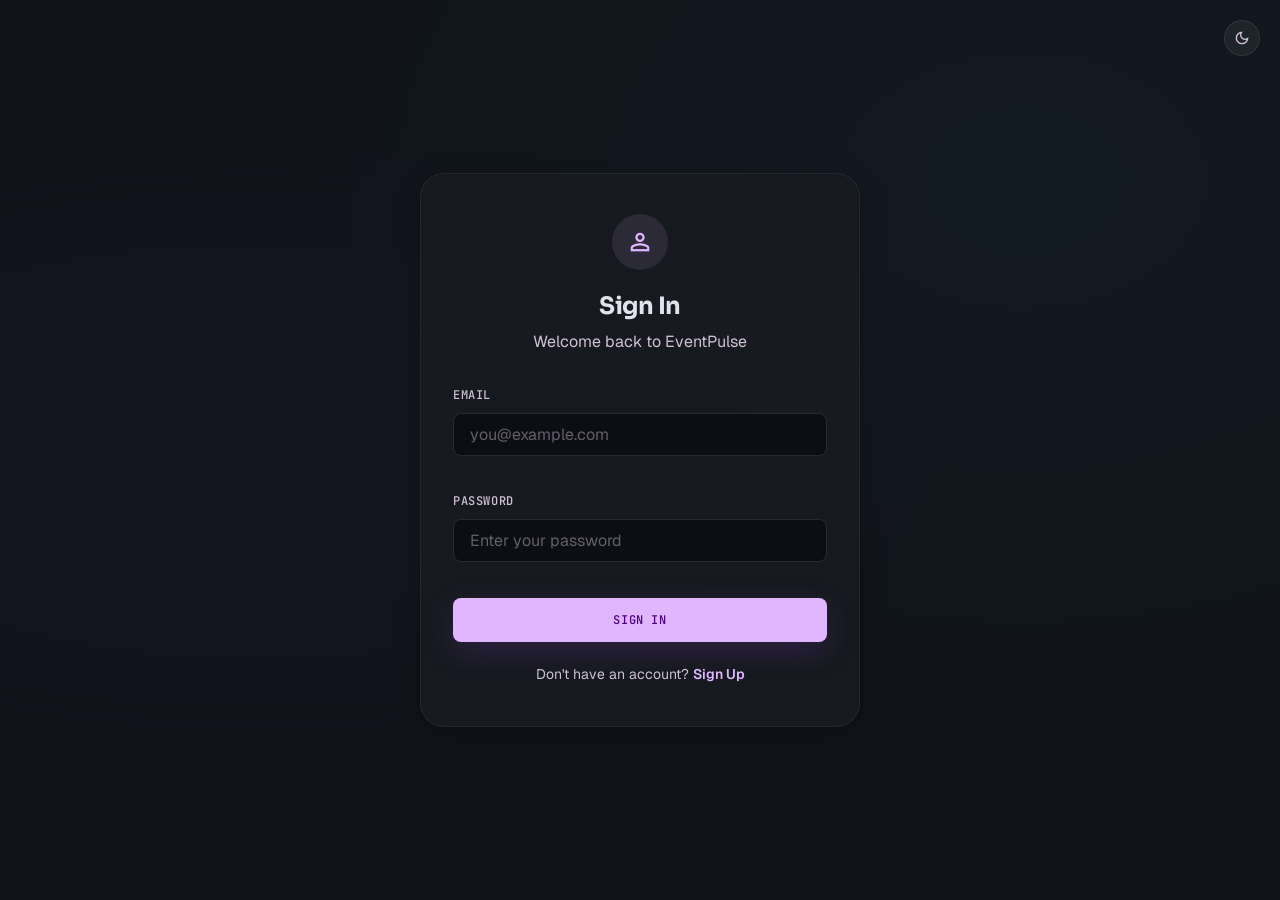
<file: index.html>
<!DOCTYPE html>
<html lang="en">
<head>
  <meta charset="UTF-8">
  <meta name="viewport" content="width=device-width, initial-scale=1.0">
  <title>EventPulse | Experience the Extraordinary</title>
  <meta name="description" content="Discover and register for the best events near you. Music concerts, tech expos, sports, festivals, workshops and more on EventPulse.">
  <script>(function(){var t=localStorage.getItem('eventpulse_theme');if(t)document.documentElement.setAttribute('data-theme',t);})();</script>
  <script>(function(){if(!sessionStorage.getItem('eventpulse_user')){window.location.href='signin.html?redirect=index.html';}})();</script>
  <link rel="preconnect" href="https://fonts.googleapis.com">
  <link rel="preconnect" href="https://fonts.gstatic.com" crossorigin>
  <link href="https://fonts.googleapis.com/css2?family=Sora:wght@400;500;600;700;800&family=Geist:wght@400;500;600&family=JetBrains+Mono:wght@400;500;600&display=swap" rel="stylesheet">
  <link href="https://fonts.googleapis.com/css2?family=Material+Symbols+Outlined:opsz,wght,FILL@20..48,100..700,0..1" rel="stylesheet">
  <link rel="stylesheet" href="css/style.css">
  <link rel="stylesheet" href="css/responsive.css">
</head>
<body>

  <nav class="navbar">
    <div class="navbar-inner">
      <div class="navbar-left">
        <a href="index.html" class="navbar-brand">EventPulse</a>
        <div class="navbar-links">
          <a href="index.html" class="nav-link active">Home</a>
          <a href="event-details.html" class="nav-link">Events</a>
          <a href="categories.html" class="nav-link">Categories</a>
          <a href="admin.html" class="nav-link">Admin</a>
          <a href="about.html" class="nav-link">About</a>
          <a href="my-events.html" class="nav-link my-events-link" style="display:none;">My Events</a>
        </div>
      </div>
      <div class="navbar-right">
        <div class="navbar-search-compact">
          <span class="material-symbols-outlined">search</span>
          <input type="text" placeholder="Search events..." aria-label="Search events">
        </div>
        <button class="theme-toggle" onclick="toggleTheme()" id="themeToggle" aria-label="Toggle theme">
          <span class="material-symbols-outlined" style="font-size:18px;" id="themeIcon">dark_mode</span>
        </button>
        <button class="btn btn-primary elevated-shadow" id="navSignIn">Sign In</button>
        <button class="btn-icon" id="mobileMenuBtn" style="border-radius:50%;" aria-label="Open menu">
          <span class="material-symbols-outlined">menu</span>
        </button>
      </div>
    </div>
  </nav>

  <div class="mobile-nav-overlay" id="mobileNavOverlay"></div>
  <div class="mobile-nav-drawer" id="mobileNavDrawer">
    <div class="mobile-nav-header">
      <span class="navbar-brand">EventPulse</span>
      <button class="btn-icon" onclick="closeMobileNav()" style="border-radius:50%;" aria-label="Close menu">
        <span class="material-symbols-outlined">close</span>
      </button>
    </div>
    <nav class="mobile-nav-links">
      <a href="index.html" class="mobile-nav-link active">
        <span class="material-symbols-outlined">home</span>Home
      </a>
      <a href="event-details.html" class="mobile-nav-link">
        <span class="material-symbols-outlined">event</span>Events
      </a>
      <a href="categories.html" class="mobile-nav-link">
        <span class="material-symbols-outlined">category</span>Categories
      </a>
      <a href="admin.html" class="mobile-nav-link">
        <span class="material-symbols-outlined">admin_panel_settings</span>Admin
      </a>
      <a href="about.html" class="mobile-nav-link">
        <span class="material-symbols-outlined">info</span>About
      </a>
      <a href="my-events.html" class="mobile-nav-link" id="mobileMyEvents" style="display:none;">
        <span class="material-symbols-outlined">event</span>My Events
      </a>
    </nav>
    <div style="padding:16px;border-top:1px solid var(--border-subtle);">
      <button class="btn btn-primary" style="width:100%;justify-content:center;">Sign In</button>
    </div>
  </div>

  <main style="min-height:100vh;padding-bottom:80px;">

    <!-- Hero carousel — no CTA buttons, image-led -->
    <section class="hero-section hero-gradient" aria-label="Featured events">
      <div class="container" style="position:relative;z-index:1;">
        <div class="hero-carousel-wrap">
          <div class="hero-carousel" aria-live="polite">
            <div class="hero-carousel-track">
              <div class="hero-slide">
                <div class="hero-slide-placeholder">
                  <span class="material-symbols-outlined" style="font-size:60px;color:var(--outline-variant);">image</span>
                </div>
                <img src="https://images.unsplash.com/photo-1470229722913-7c0e2dbbafd3?w=1400&q=80" alt="Starlight Symphony concert" loading="eager">
                <div class="hero-slide-gradient"></div>
                <div class="hero-slide-content">
                  <span class="hero-tag">MUST ATTEND</span>
                  <h2 class="hero-title">Starlight Symphony</h2>
                  <p class="hero-subtitle">Electronic Reimagined &bull; Aug 14 - 16</p>
                </div>
              </div>
              <div class="hero-slide">
                <div class="hero-slide-placeholder">
                  <span class="material-symbols-outlined" style="font-size:60px;color:var(--outline-variant);">image</span>
                </div>
                <img src="https://images.unsplash.com/photo-1546519638-68e109498ffc?w=1400&q=80" alt="Elite Hoops basketball" loading="lazy">
                <div class="hero-slide-gradient"></div>
                <div class="hero-slide-content">
                  <span class="hero-tag" style="background:rgba(224,182,255,0.22);color:#e0b6ff;border-color:rgba(224,182,255,0.35);">SPORTS</span>
                  <h2 class="hero-title">Elite Hoops Invitational</h2>
                  <p class="hero-subtitle">Madison Square Garden &bull; Oct 05</p>
                </div>
              </div>
              <div class="hero-slide">
                <div class="hero-slide-placeholder">
                  <span class="material-symbols-outlined" style="font-size:60px;color:var(--outline-variant);">image</span>
                </div>
                <img src="https://images.unsplash.com/photo-1492684223066-81342ee5ff30?w=1400&q=80" alt="Enchanted Forest festival" loading="lazy">
                <div class="hero-slide-gradient"></div>
                <div class="hero-slide-content">
                  <span class="hero-tag">FESTIVAL</span>
                  <h2 class="hero-title">Enchanted Forest Soir&eacute;e</h2>
                  <p class="hero-subtitle">Asheville, NC &bull; Nov 12</p>
                </div>
              </div>
            </div>
          </div>
          <button type="button" class="hero-nav-btn prev" aria-label="Previous slide"><span class="material-symbols-outlined">chevron_left</span></button>
          <button type="button" class="hero-nav-btn next" aria-label="Next slide"><span class="material-symbols-outlined">chevron_right</span></button>
        </div>
        <div class="hero-dots" id="heroDots" role="tablist" aria-label="Carousel slides"></div>
      </div>
    </section>

    <!-- Recommended Events -->
    <section class="container" id="recommendedSection" style="padding-top:48px;padding-bottom:40px;">
      <div style="display:flex;align-items:center;justify-content:space-between;margin-bottom:20px;gap:16px;flex-wrap:wrap;">
        <h2 class="headline-md" style="font-size:24px;font-weight:700;">Recommended Events</h2>
        <a href="categories.html" style="color:var(--primary);display:flex;align-items:center;gap:4px;font-size:16px;transition:opacity 0.2s;">
          See All
          <span class="material-symbols-outlined" style="font-size:14px;">arrow_forward_ios</span>
        </a>
      </div>

      <div class="filter-status" id="filterStatus">
        <span>Showing <strong>all events</strong></span>
        <button type="button" class="filter-chip" id="resetCategoryFilter" hidden>Show All</button>
      </div>

      <div class="empty-state" id="emptyState" style="display:none;">
        <div class="empty-state-icon">
          <span class="material-symbols-outlined" style="font-size:36px;color:var(--outline);">event_busy</span>
        </div>
        <h3>No events found</h3>
        <p>We couldn&rsquo;t find any events in this category. Try another category or reset the filter.</p>
        <button type="button" class="btn btn-outline" onclick="resetEmpty()">Show All Events</button>
      </div>

      <div style="display:flex;gap:24px;overflow-x:auto;padding-bottom:16px;scroll-snap-type:x mandatory;" class="hide-scrollbar" id="eventsContainer">
        <!-- Recommended event cards rendered from Storage -->
      </div>
    </section>

    <!-- Category filter grid -->
    <section class="container" style="padding-top:40px;padding-bottom:40px;">
      <div style="display:flex;align-items:center;justify-content:space-between;margin-bottom:24px;gap:16px;flex-wrap:wrap;">
        <h2 class="headline-md" style="font-size:24px;font-weight:700;">The Best of Live Events</h2>
        <a href="categories.html" style="color:var(--primary);display:flex;align-items:center;gap:4px;font-size:16px;">
          All Categories
          <span class="material-symbols-outlined" style="font-size:14px;">arrow_forward_ios</span>
        </a>
      </div>

      <div style="display:flex;flex-wrap:wrap;gap:12px;margin-bottom:16px;align-items:center;">
        <div class="filter-bar" role="toolbar" aria-label="Filter by category">
          <button type="button" class="filter-chip active" data-filter-category="all">All</button>
          <button type="button" class="filter-chip" data-filter-category="Technology">Technology</button>
          <button type="button" class="filter-chip" data-filter-category="Music">Music</button>
          <button type="button" class="filter-chip" data-filter-category="Sports">Sports</button>
          <button type="button" class="filter-chip" data-filter-category="Art">Art</button>
          <button type="button" class="filter-chip" data-filter-category="Workshop">Workshop</button>
          <button type="button" class="filter-chip" data-filter-category="Festival">Festival</button>
          <button type="button" class="filter-chip" data-filter-category="Business">Business</button>
          <button type="button" class="filter-chip" data-filter-category="Education">Education</button>
          <button type="button" class="filter-chip" data-filter-category="Food">Food</button>
          <button type="button" class="filter-chip" data-filter-category="Health">Health</button>
          <button type="button" class="filter-chip" data-filter-category="Community">Community</button>
          <button type="button" class="filter-chip" data-filter-category="Entertainment">Entertainment</button>
        </div>
        <div style="display:flex;gap:8px;align-items:center;">
          <label class="label-sm" style="color:var(--outline);white-space:nowrap;" for="dateFilter">Filter by date:</label>
          <input type="date" id="dateFilter" class="form-input" style="padding:6px 12px;font-size:13px;margin-bottom:0;max-width:160px;">
          <button type="button" class="btn btn-outline" id="clearDateFilter" style="padding:6px 12px;font-size:11px;display:none;">Clear</button>
        </div>
      </div>

      <div class="category-grid">
        <button type="button" class="category-card" data-filter-category="Music" style="background:linear-gradient(135deg,var(--primary),var(--inverse-primary));">
          <div class="category-card-overlay">
            <span class="material-symbols-outlined icon" style="color:#fff;">music_note</span>
            <span class="label" style="color:#fff;">Music</span>
          </div>
        </button>
        <button type="button" class="category-card" data-filter-category="Technology" style="background:linear-gradient(135deg,#0ea5e9,#0369a1);">
          <div class="category-card-overlay">
            <span class="material-symbols-outlined icon" style="color:#fff;">computer</span>
            <span class="label" style="color:#fff;">Technology</span>
          </div>
        </button>
        <button type="button" class="category-card" data-filter-category="Sports" style="background:linear-gradient(135deg,var(--tertiary),var(--tertiary-container));">
          <div class="category-card-overlay">
            <span class="material-symbols-outlined icon" style="color:var(--on-tertiary-container);">sports_basketball</span>
            <span class="label" style="color:var(--on-tertiary-container);">Sports</span>
          </div>
        </button>
        <button type="button" class="category-card" data-filter-category="Art" style="background:linear-gradient(135deg,#ec4899,#9d174d);">
          <div class="category-card-overlay">
            <span class="material-symbols-outlined icon" style="color:#fff;">palette</span>
            <span class="label" style="color:#fff;">Art</span>
          </div>
        </button>
        <button type="button" class="category-card" data-filter-category="Workshop" style="background:linear-gradient(135deg,#d97706,#92400e);">
          <div class="category-card-overlay">
            <span class="material-symbols-outlined icon" style="color:#fff;">school</span>
            <span class="label" style="color:#fff;">Workshop</span>
          </div>
        </button>
        <button type="button" class="category-card" data-filter-category="Festival" style="background:linear-gradient(135deg,var(--error),#991b1b);">
          <div class="category-card-overlay">
            <span class="material-symbols-outlined icon" style="color:#fff;">celebration</span>
            <span class="label" style="color:#fff;">Festival</span>
          </div>
        </button>
        <button type="button" class="category-card" data-filter-category="Business" style="background:linear-gradient(135deg,#2563eb,#1e3a8a);">
          <div class="category-card-overlay">
            <span class="material-symbols-outlined icon" style="color:#fff;">business_center</span>
            <span class="label" style="color:#fff;">Business</span>
          </div>
        </button>
        <button type="button" class="category-card" data-filter-category="Education" style="background:linear-gradient(135deg,#059669,#065f46);">
          <div class="category-card-overlay">
            <span class="material-symbols-outlined icon" style="color:#fff;">menu_book</span>
            <span class="label" style="color:#fff;">Education</span>
          </div>
        </button>
        <button type="button" class="category-card" data-filter-category="Food" style="background:linear-gradient(135deg,#ea580c,#9a3412);">
          <div class="category-card-overlay">
            <span class="material-symbols-outlined icon" style="color:#fff;">restaurant</span>
            <span class="label" style="color:#fff;">Food</span>
          </div>
        </button>
        <button type="button" class="category-card" data-filter-category="Entertainment" style="background:linear-gradient(135deg,#7c3aed,#4c1d95);">
          <div class="category-card-overlay">
            <span class="material-symbols-outlined icon" style="color:#fff;">theaters</span>
            <span class="label" style="color:#fff;">Entertainment</span>
          </div>
        </button>
        <button type="button" class="category-card" data-filter-category="Health" style="background:linear-gradient(135deg,#0d9488,#115e59);">
          <div class="category-card-overlay">
            <span class="material-symbols-outlined icon" style="color:#fff;">favorite</span>
            <span class="label" style="color:#fff;">Health</span>
          </div>
        </button>
        <button type="button" class="category-card" data-filter-category="Community" style="background:linear-gradient(135deg,#e11d48,#9f1239);">
          <div class="category-card-overlay">
            <span class="material-symbols-outlined icon" style="color:#fff;">groups</span>
            <span class="label" style="color:#fff;">Community</span>
          </div>
        </button>
      </div>
    </section>

    <!-- Organizer CTA -->
    <section class="cta-band">
      <div class="cta-band-glow"></div>
      <div class="container" style="position:relative;z-index:1;">
        <div class="glass-panel" style="border-radius:var(--radius-xl);padding:48px;border:1px solid var(--glass-border);display:flex;flex-direction:column;gap:40px;align-items:center;text-align:center;">
          <div>
            <h2 class="display-lg-mobile" style="font-size:36px;margin-bottom:16px;">List your show on EventPulse</h2>
            <p class="body-lg" style="color:var(--on-surface-variant);max-width:540px;">Got an event, activity, or experience? Partner with us and reach millions of entertainment seekers.</p>
          </div>
          <div style="display:flex;flex-wrap:wrap;gap:16px;justify-content:center;">
            <button type="button" class="btn btn-primary elevated-shadow" data-open-contact>Contact Today</button>
            <a href="about.html" class="btn btn-outline">Know More</a>
          </div>
        </div>
      </div>
    </section>

  </main>

  <footer class="site-footer">
    <div class="container site-footer-inner">
      <div style="display:flex;flex-direction:column;gap:8px;text-align:center;">
        <span class="headline-md" style="font-weight:800;color:var(--primary);">EventPulse</span>
        <p style="color:var(--on-surface-variant);max-width:320px;margin:0 auto;">Connecting people through extraordinary shared experiences since 2024.</p>
      </div>
      <div class="site-footer-links">
        <a href="about.html" class="label-sm footer-link" style="color:var(--on-surface-variant);">About</a>
        <a href="#" class="label-sm footer-link" style="color:var(--on-surface-variant);" data-open-contact>Contact</a>
        <a href="privacy.html" class="label-sm footer-link" style="color:var(--on-surface-variant);">Privacy Policy</a>
        <a href="terms.html" class="label-sm footer-link" style="color:var(--on-surface-variant);">Terms of Service</a>
        <a href="help.html" class="label-sm footer-link" style="color:var(--on-surface-variant);">Help Center</a>
        <a href="partner.html" class="label-sm footer-link" style="color:var(--on-surface-variant);">Partner Program</a>
      </div>
      <div class="site-footer-bottom">
        <p class="label-sm" style="color:var(--on-surface-variant);opacity:0.7;">&copy; 2024 EventPulse Ecosystem. All rights reserved.</p>
      </div>
    </div>
  </footer>

  <div style="position:fixed;bottom:24px;left:50%;transform:translateX(-50%);z-index:110;background:var(--surface-container-highest);color:var(--on-surface);padding:12px 24px;border-radius:var(--radius-full);border:1px solid var(--border-subtle);display:flex;align-items:center;gap:12px;transition:all 0.3s;opacity:0;pointer-events:none;" id="toast">
    <span class="material-symbols-outlined" style="color:var(--tertiary);font-size:20px;">check_circle</span>
    <span style="font-size:14px;" id="toastMsg">Success!</span>
  </div>

  <div class="chat-widget-root" id="chatWidget">
    <div class="chat-window glass-panel elevated-shadow" id="chatWindow">
      <div class="chat-header">
        <span class="chat-header-title">PULSE ASSISTANT</span>
        <div class="chat-header-actions">
          <button id="chatClearBtn" title="Clear chat" aria-label="Clear chat" class="chat-header-btn">
            <span class="material-symbols-outlined" style="font-size:16px;">delete_sweep</span>
          </button>
          <button onclick="toggleChat()" aria-label="Close chat" class="chat-header-btn chat-close-btn">&#10005;</button>
        </div>
      </div>
      <div class="chat-messages" id="chatMessages" role="log" aria-live="polite" aria-label="Chat messages"></div>
      <div class="chat-chips-bar" id="chatChipsBar" aria-label="Quick suggestions"></div>
      <div class="chat-input-area">
        <input type="text" id="chatInput" placeholder="Type your message..." autocomplete="off" aria-label="Chat message input" maxlength="300">
        <button id="chatSendBtn" aria-label="Send message" class="chat-send-btn">
          <svg width="18" height="18" viewBox="0 0 24 24" fill="none" stroke="currentColor" stroke-width="2.2" stroke-linecap="round" stroke-linejoin="round"><line x1="22" y1="2" x2="11" y2="13"/><polygon points="22 2 15 22 11 13 2 9 22 2"/></svg>
        </button>
      </div>
    </div>
    <div style="position:relative;align-self:flex-end;">
      <div id="chatTooltip" class="chat-tooltip">Chat Assistant</div>
      <button class="chat-fab" onclick="toggleChat()" aria-label="Open chat assistant">
        <span class="material-symbols-outlined" style="font-size:22px;">chat</span>
        <span class="chat-fab-badge">1</span>
      </button>
    </div>
  </div>

  <script src="js/utils/theme.js"></script>
  <script src="js/data/events.js"></script>
  <script src="js/utils/storage.js"></script>
  <script src="js/utils/authNav.js"></script>
  <script src="js/utils/toast.js"></script>
  <script src="js/utils/chatbot.js"></script>
  <script src="js/components/chatWidget.js"></script>
  <script src="js/components/contactModal.js"></script>
  <script src="js/script.js"></script>
</body>
</html>
</file>
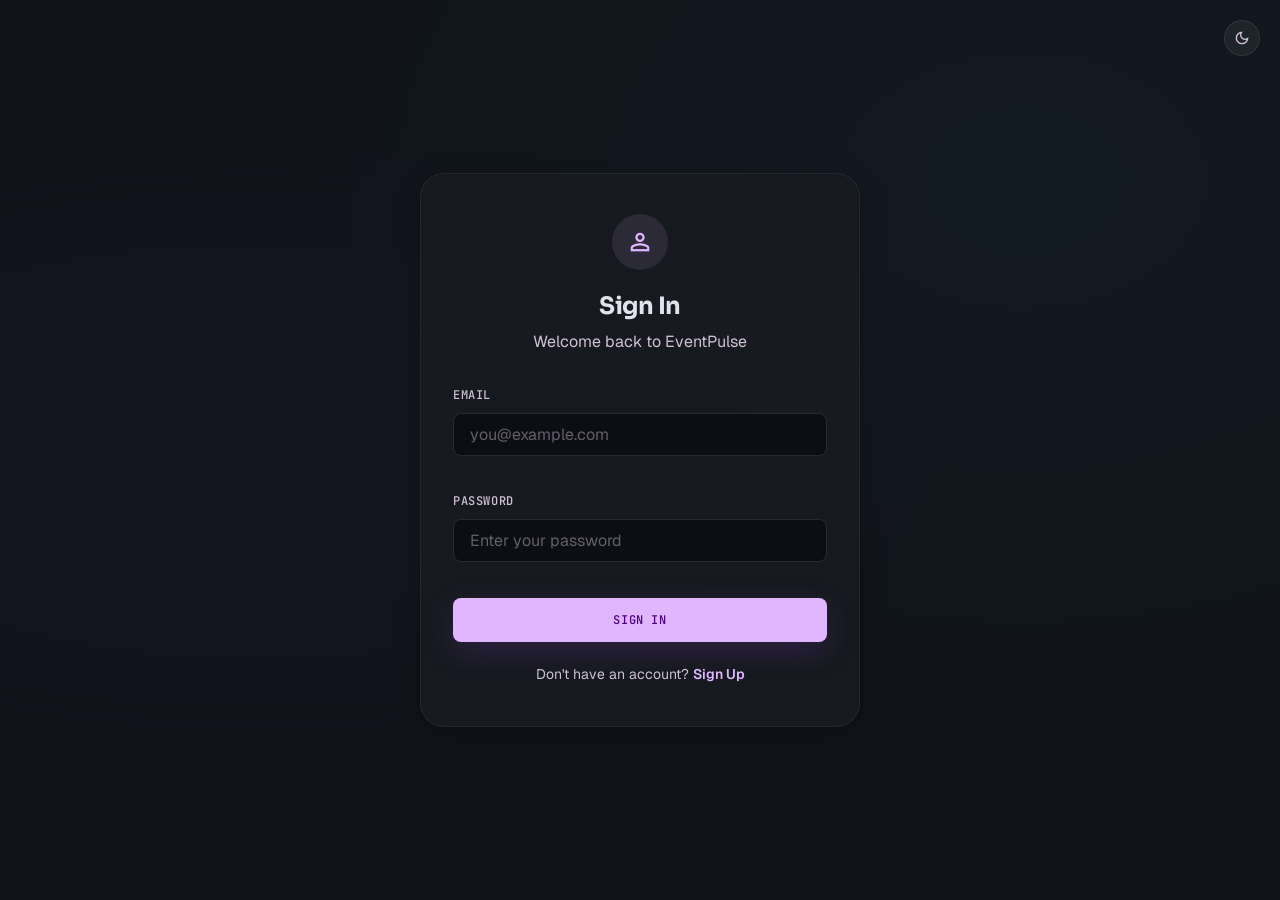
<file: about.html>
<!DOCTYPE html>
<html lang="en">
<head>
  <meta charset="UTF-8">
  <meta name="viewport" content="width=device-width, initial-scale=1.0">
  <title>About Us | EventPulse</title>
  <meta name="description" content="Learn about EventPulse's mission, values, our team, and journey connecting people with extraordinary experiences.">
  <link rel="preconnect" href="https://fonts.googleapis.com">
  <link rel="preconnect" href="https://fonts.gstatic.com" crossorigin>
  <link href="https://fonts.googleapis.com/css2?family=Sora:wght@400;500;600;700;800&family=Geist:wght@400;500;600&family=JetBrains+Mono:wght@400;500;600&display=swap" rel="stylesheet">
  <link href="https://fonts.googleapis.com/css2?family=Material+Symbols+Outlined:opsz,wght,FILL@20..48,100..700,0..1" rel="stylesheet">
  <script>(function(){var t=localStorage.getItem('eventpulse_theme');if(t)document.documentElement.setAttribute('data-theme',t);})();</script>
  <script>(function(){if(!sessionStorage.getItem('eventpulse_user')){window.location.href='signin.html?redirect=about.html';}})();</script>
  <link rel="stylesheet" href="css/style.css">
  <link rel="stylesheet" href="css/responsive.css">
  <link rel="stylesheet" href="css/about.css">
</head>
<body>

  <!-- Sticky Navbar common template -->
  <nav class="navbar">
    <div class="navbar-inner">
      <div class="navbar-left">
        <a href="index.html" class="navbar-brand">EventPulse</a>
        <div class="navbar-links">
          <a href="index.html" class="nav-link">Home</a>
          <a href="event-details.html" class="nav-link">Events</a>
          <a href="categories.html" class="nav-link">Categories</a>
          <a href="admin.html" class="nav-link">Admin</a>
          <a href="about.html" class="nav-link active">About</a>
          <a href="my-events.html" class="nav-link my-events-link" style="display:none;">My Events</a>
        </div>
      </div>
      <div class="navbar-right">
        <div class="navbar-search-compact">
          <span class="material-symbols-outlined">search</span>
          <input type="text" placeholder="Search events...">
        </div>
        <button class="theme-toggle" onclick="toggleTheme()" id="themeToggle" aria-label="Toggle theme">
          <span class="material-symbols-outlined" style="font-size:18px;" id="themeIcon">dark_mode</span>
        </button>
        <button class="btn btn-primary elevated-shadow" id="navSignIn">Sign In</button>
        <button class="btn-icon" id="mobileMenuBtn" style="border-radius:50%;" aria-label="Open menu">
          <span class="material-symbols-outlined">menu</span>
        </button>
      </div>
    </div>
  </nav>

  <!-- Mobile navigation overlays -->
  <div class="mobile-nav-overlay" id="mobileNavOverlay"></div>
  <div class="mobile-nav-drawer" id="mobileNavDrawer">
    <div class="mobile-nav-header">
      <span class="navbar-brand">EventPulse</span>
      <button class="btn-icon" onclick="closeMobileNav()" style="border-radius:50%;" aria-label="Close menu">
        <span class="material-symbols-outlined">close</span>
      </button>
    </div>
    <nav class="mobile-nav-links">
      <a href="index.html" class="mobile-nav-link">
        <span class="material-symbols-outlined">home</span>Home
      </a>
      <a href="categories.html" class="mobile-nav-link">
        <span class="material-symbols-outlined">category</span>Categories
      </a>
      <a href="event-details.html" class="mobile-nav-link">
        <span class="material-symbols-outlined">event</span>Events
      </a>
      <a href="about.html" class="mobile-nav-link active">
        <span class="material-symbols-outlined">info</span>About
      </a>
      <a href="admin.html" class="mobile-nav-link">
        <span class="material-symbols-outlined">admin_panel_settings</span>Admin
      </a>
      <a href="my-events.html" class="mobile-nav-link" id="mobileMyEvents" style="display:none;">
        <span class="material-symbols-outlined">event</span>My Events
      </a>
    </nav>
    <div style="padding:16px;border-top:1px solid rgba(77,67,83,0.2);">
      <button class="btn btn-primary w-full" style="justify-content:center;">Sign In</button>
    </div>
  </div>

  <main style="min-height:100vh;padding-bottom:80px;">

    <!-- About Page Hero with floating dynamic shapes -->
    <section class="about-hero">
      <div class="about-blob ablob1"></div>
      <div class="about-blob ablob2"></div>
      <div class="about-blob ablob3"></div>
      <div class="container" style="position:relative;z-index:2;text-align:center;">
        <h1 class="display-lg-mobile" style="font-size:48px;font-weight:800;color:var(--on-surface);margin-top:12px;margin-bottom:16px;">Where Events Come to Life</h1>
        <p class="body-lg" style="color:var(--on-surface-variant);max-width:680px;margin:0 auto;line-height:1.6;">
          We are building the future of event discovery, registration, and experience hosting. Connecting communities, artists, techies, and organizers across the globe.
        </p>
      </div>
    </section>

    <!-- Mission statement section: 2-column details -->
    <section class="container reveal" id="aboutMission" style="padding-top:60px;padding-bottom:60px;">
      <div class="about-mission-layout">
        <div class="about-mission-img-wrap">
          <div class="about-img-glow"></div>
          <img src="https://images.unsplash.com/photo-1540575467063-178a50c2df87?w=800&q=80" alt="Audience performance event gathering" class="about-mission-img">
        </div>
        <div style="display:flex;flex-direction:column;justify-content:center;">
          <h2 class="headline-md" style="font-size:28px;font-weight:700;margin-bottom:16px;">Making Events Accessible to Everyone</h2>
          <p class="body-lg" style="color:var(--on-surface-variant);margin-bottom:16px;line-height:1.7;">
            At EventPulse, we believe that shared experiences have the power to define who we are, teach us new skills, inspire creativity, and build lifelong bonds.
          </p>
          <p class="body-lg" style="color:var(--on-surface-variant);margin-bottom:20px;line-height:1.7;">
            Our mission is to eliminate barriers to event discovery and organization. By providing robust discovery feeds, glassmorphism UI widgets, and streamlined registration setups, we bring the best of the local entertainment ecosystem right to your fingertips.
          </p>
          
          <ul style="display:flex;flex-direction:column;gap:8px;">
            <li style="display:flex;align-items:center;gap:12px;"><span class="material-symbols-outlined" style="color:var(--secondary);">check_circle</span> <strong>Community First Values</strong></li>
            <li style="display:flex;align-items:center;gap:12px;"><span class="material-symbols-outlined" style="color:var(--secondary);">check_circle</span> <strong>Transparent and Secure Registrations</strong></li>
            <li style="display:flex;align-items:center;gap:12px;"><span class="material-symbols-outlined" style="color:var(--secondary);">check_circle</span> <strong>Diverse Curations for Everyone</strong></li>
          </ul>
        </div>
      </div>
    </section>

    <!-- Why Choose Us: Feature grid -->
    <section class="container reveal" style="padding-top:40px;padding-bottom:60px;">
      <h2 class="headline-md" style="font-size:28px;font-weight:700;margin-bottom:12px;text-align:center;">Why Choose EventPulse</h2>
      <p class="body-md" style="color:var(--outline);text-align:center;margin-bottom:40px;max-width:500px;margin-left:auto;margin-right:auto;">
        We integrate modern visual aesthetics and speed to ensure your search for live events is smooth.
      </p>

      <div class="about-features-grid">
        <!-- Item 1 -->
        <div class="about-feature-card">
          <div class="about-feature-icon"><span class="material-symbols-outlined">bolt</span></div>
          <h3 style="font-weight:700;font-size:18px;margin-bottom:8px;">Lightning Fast Discovery</h3>
          <p style="font-size:14px;color:var(--on-surface-variant);line-height:1.5;">Real-time search drop downs, direct categorization filters, and swift navigation flows.</p>
        </div>
        <!-- Item 2 -->
        <div class="about-feature-card">
          <div class="about-feature-icon"><span class="material-symbols-outlined">security</span></div>
          <h3 style="font-weight:700;font-size:18px;margin-bottom:8px;">Safe &amp; Secure</h3>
          <p style="font-size:14px;color:var(--on-surface-variant);line-height:1.5;">All organizers are verified, ensuring fake registrations and tickets are blocked completely.</p>
        </div>
        <!-- Item 3 -->
        <div class="about-feature-card">
          <div class="about-feature-icon"><span class="material-symbols-outlined">support_agent</span></div>
          <h3 style="font-weight:700;font-size:18px;margin-bottom:8px;">24/7 Support Desk</h3>
          <p style="font-size:14px;color:var(--on-surface-variant);line-height:1.5;">Get direct help from our team via AI chat assistants and active ticket resolution support desks.</p>
        </div>
        <!-- Item 4 -->
        <div class="about-feature-card">
          <div class="about-feature-icon"><span class="material-symbols-outlined">groups</span></div>
          <h3 style="font-weight:700;font-size:18px;margin-bottom:8px;">Community Centric</h3>
          <p style="font-size:14px;color:var(--on-surface-variant);line-height:1.5;">Join discussions, share your favorite concert moments and interact with other attendees.</p>
        </div>
        <!-- Item 5 -->
        <div class="about-feature-card">
          <div class="about-feature-icon"><span class="material-symbols-outlined">star</span></div>
          <h3 style="font-weight:700;font-size:18px;margin-bottom:8px;">Curated Curation</h3>
          <p style="font-size:14px;color:var(--on-surface-variant);line-height:1.5;">Our curators sort through thousands of events to highlight the highest quality workshops and symphonies.</p>
        </div>
        <!-- Item 6 -->
        <div class="about-feature-card">
          <div class="about-feature-icon"><span class="material-symbols-outlined">verified</span></div>
          <h3 style="font-weight:700;font-size:18px;margin-bottom:8px;">Verified Organizers</h3>
          <p style="font-size:14px;color:var(--on-surface-variant);line-height:1.5;">Direct verification badges given to validated brands, businesses and clubs.</p>
        </div>
      </div>
    </section>

    <!-- Statistics counter banner -->
    <section class="about-stats reveal">
      <div class="container">
        <div class="about-stats-inner">
          <div class="about-stat-item">
            <span class="about-stat-number" data-target="500">0</span>
            <p class="about-stat-label">Events Hosted</p>
          </div>
          <div class="about-stat-item">
            <span class="about-stat-number" data-target="50000">0</span>
            <p class="about-stat-label">Happy Users</p>
          </div>
          <div class="about-stat-item">
            <span class="about-stat-number" data-target="2500000">0</span>
            <p class="about-stat-label">Registrations</p>
          </div>
          <div class="about-stat-item">
            <span class="about-stat-number" data-target="12">0</span>
            <p class="about-stat-label">Cities Covered</p>
          </div>
        </div>
      </div>
    </section>

    
    <!-- Timeline Journey Section -->
    <section class="container reveal" style="padding-top:40px;padding-bottom:60px;">
      <h2 class="headline-md" style="font-size:28px;font-weight:700;margin-bottom:12px;text-align:center;">Our Journey</h2>
      <p class="body-md" style="color:var(--outline);text-align:center;margin-bottom:48px;max-width:500px;margin-left:auto;margin-right:auto;">
        How we went from an idea in a dormitory to scaling globally.
      </p>

      <div class="about-timeline">
        <!-- Milestone 1 -->
        <div class="about-timeline-item left">
          <div class="about-timeline-dot"></div>
          <div class="about-timeline-card">
            <span class="label-sm" style="color:var(--primary);font-size:11px;font-weight:700;">2024</span>
            <h3 style="font-weight:700;font-size:16px;margin:4px 0 8px 0;">The Dormitory Idea</h3>
            <p style="font-size:13px;color:var(--on-surface-variant);line-height:1.5;">EventPulse was founded by Sarah and Marcus to simplify listing campus tech hackathons and local theater plays.</p>
          </div>
        </div>
        <!-- Milestone 2 -->
        <div class="about-timeline-item right">
          <div class="about-timeline-dot"></div>
          <div class="about-timeline-card">
            <span class="label-sm" style="color:var(--secondary);font-size:11px;font-weight:700;">2025</span>
            <h3 style="font-weight:700;font-size:16px;margin:4px 0 8px 0;">Beta Launch</h3>
            <p style="font-size:13px;color:var(--on-surface-variant);line-height:1.5;">Released beta version across Los Angeles. Reached over 10,000 active registrations in less than six months.</p>
          </div>
        </div>
        <!-- Milestone 3 -->
        <div class="about-timeline-item left">
          <div class="about-timeline-dot"></div>
          <div class="about-timeline-card">
            <span class="label-sm" style="color:var(--tertiary);font-size:11px;font-weight:700;">2026</span>
            <h3 style="font-weight:700;font-size:16px;margin:4px 0 8px 0;">Scaling Up</h3>
            <p style="font-size:13px;color:var(--on-surface-variant);line-height:1.5;">Launched advanced AI Chat assistant, glassmorphic dashboards, and scaled to support massive crowds at MSG, NY.</p>
          </div>
        </div>
      </div>
    </section>

    <!-- Contact CTA section -->
    <section class="about-cta">
      <div class="container">
        <div class="glass-panel" style="border-radius:var(--radius-xl);padding:48px;border:1px solid rgba(224,182,255,0.15);text-align:center;max-width:760px;margin:0 auto;box-shadow:0 0 40px rgba(157,78,221,0.1);">
          <h2 class="display-lg-mobile" style="font-size:32px;margin-bottom:12px;">Ready to Experience EventPulse?</h2>
          <p class="body-lg" style="color:var(--on-surface-variant);max-width:520px;margin:0 auto 24px;line-height:1.6;">
            Sign up as an attendee to discover awesome shows, or partner as an organizer to list your event today.
          </p>
          <div style="display:flex;flex-wrap:wrap;gap:12px;justify-content:center;">
            <a href="categories.html" class="btn btn-primary elevated-shadow">Browse Events</a>
            <button type="button" class="btn btn-outline" data-open-contact>Contact Team</button>
          </div>
        </div>
      </div>
    </section>

  </main>

  <!-- Common Footer -->
  <footer style="width:100%;background:var(--surface-container-lowest);border-top:1px solid rgba(77,67,83,0.2);">
    <div class="container" style="display:flex;flex-direction:column;gap:24px;padding-top:48px;padding-bottom:48px;">
      <div style="display:flex;flex-direction:column;gap:8px;text-align:center;">
        <span class="headline-md" style="font-weight:800;color:var(--primary);">EventPulse</span>
        <p style="color:var(--on-surface-variant);max-width:320px;margin:0 auto;">Connecting people through extraordinary shared experiences since 2024.</p>
      </div>
      <div style="display:flex;flex-wrap:wrap;gap:24px;justify-content:center;">
        <a href="about.html" class="label-sm footer-link" style="color:var(--on-surface-variant);">About</a>
        <a href="privacy.html" class="label-sm footer-link" style="color:var(--on-surface-variant);">Privacy Policy</a>
        <a href="terms.html" class="label-sm footer-link" style="color:var(--on-surface-variant);">Terms of Service</a>
        <a href="help.html" class="label-sm footer-link" style="color:var(--on-surface-variant);">Help Center</a>
        <a href="partner.html" class="label-sm footer-link" style="color:var(--on-surface-variant);">Partner Program</a>
      </div>
      <div style="border-top:1px solid rgba(77,67,83,0.1);padding-top:24px;text-align:center;">
        <p class="label-sm" style="color:var(--on-surface-variant);opacity:0.7;">&copy; 2024 EventPulse Ecosystem. All rights reserved.</p>
      </div>
    </div>
  </footer>

  <script src="js/utils/theme.js"></script>
  <script src="js/utils/authNav.js"></script>
  <script src="js/utils/mobileNav.js"></script>
  <script src="js/utils/authNav.js"></script>
  <script src="js/utils/toast.js"></script>
  <script src="js/components/contactModal.js"></script>
  <script src="js/about.js"></script>
</body>
</html>
</file>
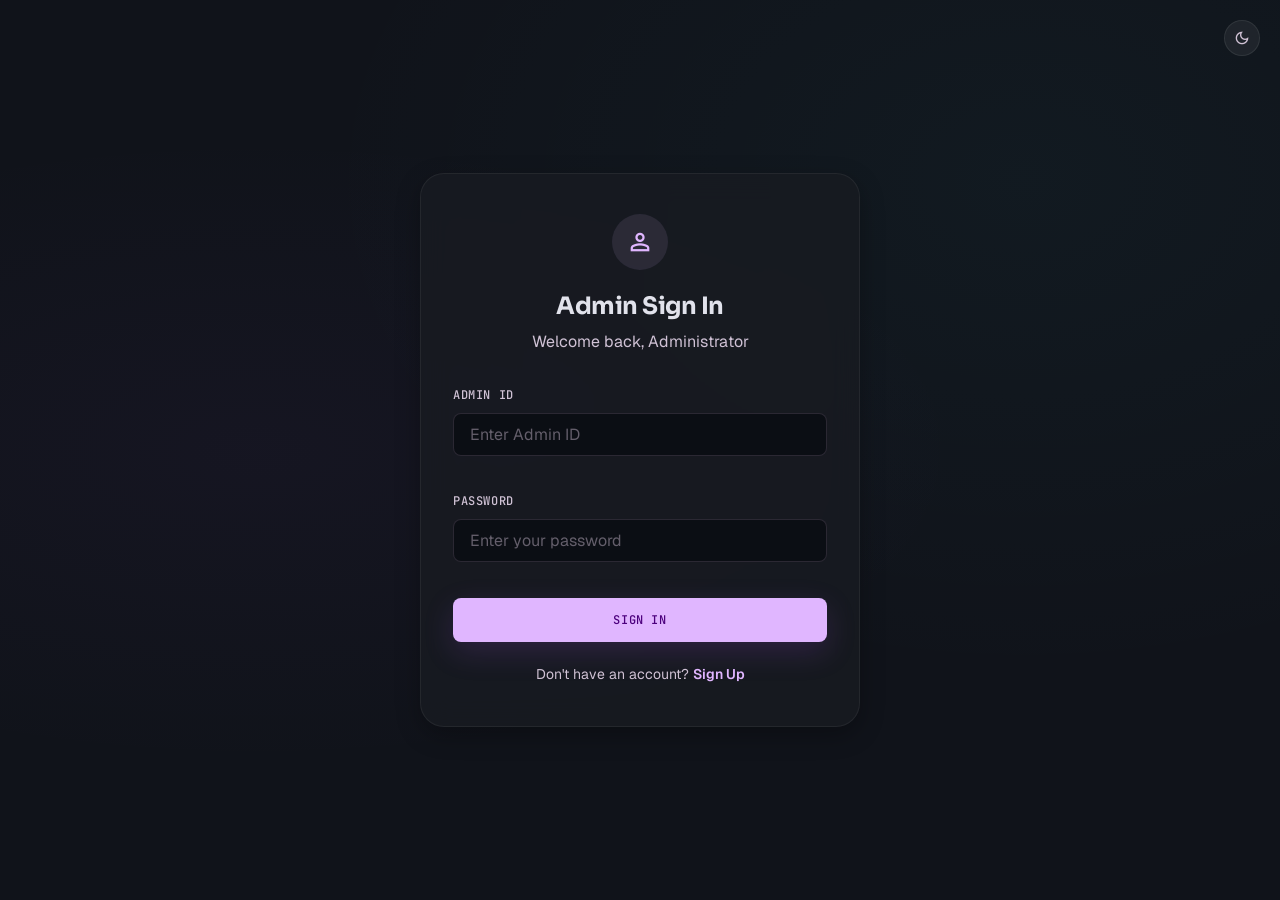
<file: admin.html>
<!DOCTYPE html>
<html lang="en">
<head>
  <meta charset="UTF-8">
  <meta name="viewport" content="width=device-width, initial-scale=1.0">
  <title>Admin Dashboard — EventPulse</title>
  <meta name="description" content="Management portal and dashboard for EventPulse administrators.">
  <link rel="preconnect" href="https://fonts.googleapis.com">
  <link rel="preconnect" href="https://fonts.gstatic.com" crossorigin>
  <link href="https://fonts.googleapis.com/css2?family=Sora:wght@400;500;600;700;800&family=Geist:wght@400;500;600&family=JetBrains+Mono:wght@400;500;600&display=swap" rel="stylesheet">
  <link href="https://fonts.googleapis.com/css2?family=Material+Symbols+Outlined:opsz,wght,FILL@20..48,100..700,0..1" rel="stylesheet">
  <script>(function(){var t=localStorage.getItem('eventpulse_theme');if(t)document.documentElement.setAttribute('data-theme',t);})();</script>
  <script>(function(){
    var session = sessionStorage.getItem('eventpulse_user');
    var isAdmin = false;
    if (session) {
      try {
        var user = JSON.parse(session);
        if (user.role === 'admin' || user.email === 'admin') {
          isAdmin = true;
        }
      } catch(e){}
    }
    if(!isAdmin){window.location.href='signin.html?redirect=admin.html';}
  })();</script>
  <link rel="stylesheet" href="css/style.css">
  <link rel="stylesheet" href="css/responsive.css">
  <link rel="stylesheet" href="css/admin.css">
</head>
<body class="adm-body">

  <!-- Mobile Sidebar backdrop overlay -->
  <div class="adm-overlay" id="admOverlay" onclick="admToggleSidebar()"></div>

  <!-- Left Sidebar Navigation Panel -->
  <aside class="adm-sidebar" id="admSidebar">
    <div class="adm-sidebar-inner">
      <div class="adm-sidebar-logo">
        <a href="index.html" class="adm-logo">Event<span>Pulse</span></a>
        <span class="adm-logo-tag">Admin Panel</span>
      </div>
      
      <!-- Navigation Links -->
      <nav class="adm-nav">
        <a href="#" class="adm-nav-item active" onclick="admGoTo('dashboard', this)">
          <span class="material-symbols-outlined">dashboard</span><span>Dashboard</span>
        </a>
        <a href="#" class="adm-nav-item" onclick="admGoTo('events', this)">
          <span class="material-symbols-outlined">event</span><span>Events</span>
        </a>
        <a href="#" class="adm-nav-item" onclick="admGoTo('categories', this)">
          <span class="material-symbols-outlined">category</span><span>Categories</span>
        </a>
        <a href="#" class="adm-nav-item" onclick="admGoTo('attendees', this)">
          <span class="material-symbols-outlined">group</span><span>Attendees</span>
        </a>
        <a href="#" class="adm-nav-item" onclick="admGoTo('analytics', this)">
          <span class="material-symbols-outlined">bar_chart</span><span>Analytics</span>
        </a>
        <a href="#" class="adm-nav-item" onclick="admGoTo('settings', this)">
          <span class="material-symbols-outlined">settings</span><span>Settings</span>
        </a>
      </nav>

      <!-- Sidebar footer user profile and logout -->
      <div class="adm-sidebar-footer">
        <div class="adm-user-row">
          <div class="adm-avatar" id="admSidebarAvatar" style="overflow:hidden;display:flex;align-items:center;justify-content:center;">
            <span class="material-symbols-outlined">person</span>
          </div>
          <div>
            <p class="adm-user-name" id="admSidebarName">Admin User</p>
            <p class="adm-user-email" id="admSidebarEmail">admin@eventpulse.io</p>
          </div>
        </div>
        <a href="#" onclick="admLogout(event)" class="adm-nav-item adm-logout" style="margin: 8px 0 0 0;">
          <span class="material-symbols-outlined">logout</span><span>Logout</span>
        </a>
      </div>
    </div>
  </aside>

  <!-- Right Main Content Panel -->
  <div class="adm-main" id="admContent">
    
    <!-- Top Bar with search, notifications and profiles dropdown -->
    <header class="adm-topbar">
      <div class="adm-topbar-left">
        <button class="adm-menu-btn btn-icon" onclick="admToggleSidebar()" aria-label="Toggle sidebar">
          <span class="material-symbols-outlined">menu</span>
        </button>
        <div class="adm-search">
          <span class="material-symbols-outlined">search</span>
          <input type="text" placeholder="Search events, registrations, settings..." style="width:100%;background:none;border:none;color:var(--on-surface);font-size:14px;">
        </div>
      </div>
      <div class="adm-topbar-right">
        <!-- Live status counter -->
        <div class="adm-status">
          <div class="adm-status-dot"></div>
          <span style="font-size:12px;color:var(--outline);font-family:var(--font-mono);text-transform:uppercase;">All Systems Live</span>
        </div>
        
        <button class="btn-icon" style="position:relative;" onclick="triggerToast('You have 3 new alerts!', 'info')">
          <span class="material-symbols-outlined">notifications</span>
          <span class="adm-notif-badge">3</span>
        </button>

        <button class="theme-toggle" onclick="toggleTheme()" id="themeToggle" aria-label="Toggle theme">
          <span class="material-symbols-outlined" style="font-size:18px;" id="themeIcon">dark_mode</span>
        </button>

        <div class="adm-profile-wrap" id="admProfileWrap">
          <button class="adm-profile-btn" onclick="admToggleProfile()">
            <div class="adm-avatar" id="admTopbarAvatar" style="width:28px;height:28px;font-size:14px;overflow:hidden;display:flex;align-items:center;justify-content:center;">A</div>
            <span id="admTopbarName" style="font-size:13px;font-weight:600;color:var(--on-surface);" class="desktop-only">Admin</span>
            <span class="material-symbols-outlined" style="font-size:16px;" id="admProfileChevron">expand_more</span>
          </button>
          <!-- Profile Dropdown overlay -->
          <div class="adm-dropdown" id="admDropdown">
            <a href="#" class="adm-dropdown-item" onclick="admGoTo('settings')"><span class="material-symbols-outlined">person</span>Profile</a>
            <a href="#" class="adm-dropdown-item" onclick="admGoTo('settings')"><span class="material-symbols-outlined">settings</span>Settings</a>
            <div style="height:1px;background:rgba(77,67,83,0.2);margin:4px 0;"></div>
            <a href="#" onclick="admLogout(event)" class="adm-dropdown-item danger"><span class="material-symbols-outlined">logout</span>Logout</a>
          </div>
        </div>
      </div>
    </header>

    <!-- Main Dynamic Section container -->
    <main class="adm-content">

      <!-- Section 1: Dashboard Section (Default) -->
      <section id="adm-sec-dashboard" class="adm-section active">
        <div class="adm-heading-row">
          <div>
            <h1 class="display-lg-mobile" style="font-size:28px;font-weight:800;color:var(--on-surface);margin-bottom:4px;">Dashboard</h1>
            <p class="body-md" style="color:var(--on-surface-variant);">Welcome back, Admin. Here is what is happening today.</p>
          </div>
          <button class="btn btn-primary" onclick="admGoTo('events')">
            <span class="material-symbols-outlined" style="font-size:18px;">add</span>Create Event
          </button>
        </div>

        <!-- 4 Stats Counters Grid -->
        <div class="adm-stats-grid">
          <div class="adm-stat-card">
            <div class="adm-stat-icon" style="background:rgba(224,182,255,0.12);color:var(--primary);">
              <span class="material-symbols-outlined">event</span>
            </div>
            <div>
              <p class="adm-stat-label">Total Events</p>
              <h3 class="adm-stat-num">128</h3>
              <p class="adm-stat-change up"><span class="material-symbols-outlined">trending_up</span>+12 this month</p>
            </div>
          </div>
          <div class="adm-stat-card">
            <div class="adm-stat-icon" style="background:rgba(69,240,244,0.12);color:var(--secondary);">
              <span class="material-symbols-outlined">confirmation_number</span>
            </div>
            <div>
              <p class="adm-stat-label">Total Registrations</p>
              <h3 class="adm-stat-num">14,280</h3>
              <p class="adm-stat-change up"><span class="material-symbols-outlined">trending_up</span>+847 this week</p>
            </div>
          </div>
          <div class="adm-stat-card">
            <div class="adm-stat-icon" style="background:rgba(171,214,0,0.12);color:var(--tertiary);">
              <span class="material-symbols-outlined">upcoming</span>
            </div>
            <div>
              <p class="adm-stat-label">Upcoming Events</p>
              <h3 class="adm-stat-num">34</h3>
              <p class="adm-stat-change"><span class="material-symbols-outlined">schedule</span>Next: Aug 14</p>
            </div>
          </div>
          <div class="adm-stat-card">
            <div class="adm-stat-icon" style="background:rgba(255,180,171,0.12);color:var(--error);">
              <span class="material-symbols-outlined">category</span>
            </div>
            <div>
              <p class="adm-stat-label">Categories</p>
              <h3 class="adm-stat-num">8</h3>
              <p class="adm-stat-change">All Categories Active</p>
            </div>
          </div>
        </div>

        <!-- Recent Events Table Panel -->
        <div class="adm-table-panel">
          <div class="adm-panel-header">
            <h2 class="headline-md" style="font-size:18px;font-weight:700;">Recent Events</h2>
            <button class="btn btn-outline" style="padding:6px 16px;font-size:11px;" onclick="admGoTo('events')">View All</button>
          </div>
          <div class="adm-table-wrap">
            <table style="width:100%;">
              <thead>
                <tr>
                  <th>Event Name</th>
                  <th>Category</th>
                  <th>Date</th>
                  <th>Venue</th>
                  <th>Status</th>
                  <th style="text-align:right;">Actions</th>
                </tr>
              </thead>
              <tbody id="admDashboardList">
                <!-- Dynamic content from admin.js -->
              </tbody>
            </table>
          </div>
        </div>
      </section>

      <!-- Section 2: Manage Events & Form -->
      <section id="adm-sec-events" class="adm-section" style="display:none;">
        <div class="adm-heading-row">
          <div>
            <h1 class="display-lg-mobile" style="font-size:28px;font-weight:800;">Manage Events</h1>
            <p class="body-md" style="color:var(--on-surface-variant);">Create, edit, and organize all events hosted on the platform.</p>
          </div>
          <a href="#createEventFormPanel" class="btn btn-primary">
            <span class="material-symbols-outlined" style="font-size:18px;">add</span>Add Event
          </a>
        </div>

        <!-- Filters and Search Toolbar -->
        <div style="display:flex;flex-wrap:wrap;gap:12px;margin-bottom:24px;justify-content:space-between;align-items:center;">
          <div style="display:flex;gap:12px;flex:1;max-width:400px;">
            <input type="text" placeholder="Search events..." class="form-input" style="padding:8px 16px;font-size:14px;margin-bottom:0;">
          </div>
          <div style="display:flex;gap:12px;">
            <select class="form-input" style="padding:8px 16px;font-size:14px;margin-bottom:0;min-width:140px;">
              <option value="all">All Categories</option>
              <option value="Music">Music</option>
              <option value="Technology">Technology</option>
              <option value="Sports">Sports</option>
              <option value="Art">Art</option>
              <option value="Workshop">Workshop</option>
              <option value="Festival">Festival</option>
              <option value="Business">Business</option>
              <option value="Education">Education</option>
              <option value="Entertainment">Entertainment</option>
              <option value="Food">Food</option>
              <option value="Health">Health</option>
              <option value="Community">Community</option>
            </select>
            <select class="form-input" style="padding:8px 16px;font-size:14px;margin-bottom:0;min-width:140px;">
              <option value="all">All Status</option>
              <option value="published">Published</option>
              <option value="draft">Draft</option>
              <option value="cancelled">Cancelled</option>
            </select>
          </div>
        </div>

        <!-- Full Events Table -->
        <div class="adm-table-panel">
          <div class="adm-table-wrap">
            <table style="width:100%;">
              <thead>
                <tr>
                  <th>Event Name</th>
                  <th>Category</th>
                  <th>Date</th>
                  <th>Time</th>
                  <th>Venue</th>
                  <th>Attendees</th>
                  <th>Status</th>
                  <th style="text-align:right;">Actions</th>
                </tr>
              </thead>
              <tbody id="admEventsList">
                <!-- Table rows are now dynamically rendered by admin.js -->
              </tbody>
            </table>
          </div>
        </div>

        <!-- CREATE NEW EVENT FORM UI (Glass Card) -->
        <div class="adm-form-card" id="createEventFormPanel" style="margin-top:40px;">
          <h2 class="headline-md" style="font-size:20px;font-weight:700;margin-bottom:24px;">Create New Event</h2>
          <form>
            <div class="form-grid">
              <div class="form-group" style="grid-column: span 2;">
                <label class="form-label" for="evtTitle">Event Title *</label>
                <input type="text" id="evtTitle" class="form-input" placeholder="e.g. Electric Beats Music Fest" required>
              </div>
              <div class="form-group" style="grid-column: span 2;">
                <label class="form-label" for="evtDesc">Description *</label>
                <textarea id="evtDesc" class="form-input" rows="4" placeholder="Enter detailed event description..." style="resize:vertical;" required></textarea>
              </div>
              <div class="form-group">
                <label class="form-label" for="evtCategory">Category *</label>
                <select id="evtCategory" class="form-input" required>
                  <option value="" disabled selected>Select Category</option>
                  <option value="Music">Music</option>
                  <option value="Technology">Technology</option>
                  <option value="Sports">Sports</option>
                  <option value="Art">Art</option>
                  <option value="Workshop">Workshop</option>
                  <option value="Festival">Festival</option>
                  <option value="Business">Business</option>
                  <option value="Education">Education</option>
                  <option value="Entertainment">Entertainment</option>
                  <option value="Food">Food</option>
                  <option value="Health">Health</option>
                  <option value="Community">Community</option>
                </select>
              </div>
              <div class="form-group">
                <label class="form-label" for="evtDate">Date *</label>
                <input type="date" id="evtDate" class="form-input" required>
              </div>
              <div class="form-group">
                <label class="form-label" for="evtTime">Time *</label>
                <input type="time" id="evtTime" class="form-input" required>
              </div>
              <div class="form-group">
                <label class="form-label" for="evtMax">Max Attendees *</label>
                <input type="number" id="evtMax" class="form-input" placeholder="e.g. 500" required>
              </div>
              <div class="form-group" style="grid-column: span 2;">
                <label class="form-label" for="evtVenue">Venue / Location *</label>
                <input type="text" id="evtVenue" class="form-input" placeholder="e.g. Madison Square Garden, New York" required>
              </div>
              <div class="form-group" style="grid-column: span 2;">
                <label class="form-label" for="evtBanner">Banner Image URL</label>
                <input type="url" id="evtBanner" class="form-input" placeholder="e.g. https://images.unsplash.com/photo-...">
              </div>
            </div>
            
            <div style="display:flex;justify-content:flex-end;gap:12px;margin-top:24px;border-top:1px solid rgba(77,67,83,0.2);padding-top:24px;">
              <button type="button" class="btn btn-outline" onclick="triggerToast('Saved event details as Draft', 'success')">Save as Draft</button>
              <button type="submit" class="btn btn-primary elevated-shadow">Publish Event</button>
            </div>
          </form>
        </div>
      </section>

      <!-- Section 3: Categories Section -->
      <section id="adm-sec-categories" class="adm-section" style="display:none;">
        <div class="adm-heading-row">
          <div>
            <h1 class="display-lg-mobile" style="font-size:28px;font-weight:800;">Manage Categories</h1>
            <p class="body-md" style="color:var(--on-surface-variant);">Customize and view event categories mapping.</p>
          </div>
          <button class="btn btn-primary" onclick="admOpenCategoryModal()">
            <span class="material-symbols-outlined" style="font-size:18px;">add</span>Add Category
          </button>
        </div>

        <div class="adm-category-grid" id="admCategoryGrid">
          <!-- Dynamically rendered from admin.js -->
        </div>
      </section>

      <!-- Section 4: Attendees Section -->
      <section id="adm-sec-attendees" class="adm-section" style="display:none;">
        <div class="adm-heading-row">
          <div>
            <h1 class="display-lg-mobile" style="font-size:28px;font-weight:800;">Attendees Registration</h1>
            <p class="body-md" style="color:var(--on-surface-variant);">View registered users for all public events.</p>
          </div>
          <button class="btn btn-outline" onclick="admExportAttendees()">
            <span class="material-symbols-outlined" style="font-size:18px;">download</span>Export List
          </button>
        </div>

        <div class="adm-stats-grid" style="margin-bottom:24px;">
          <div class="adm-stat-card" style="padding:16px 24px;">
            <div>
              <p class="adm-stat-label" style="font-size:10px;">Total Registrations</p>
              <h3 class="adm-stat-num" id="admTotalRegs" style="font-size:24px;">0</h3>
            </div>
          </div>
          <div class="adm-stat-card" style="padding:16px 24px;">
            <div>
              <p class="adm-stat-label" style="font-size:10px;">Unique Attendees</p>
              <h3 class="adm-stat-num" id="admUniqueAttendees" style="font-size:24px;">0</h3>
            </div>
          </div>
          <div class="adm-stat-card" style="padding:16px 24px;">
            <div>
              <p class="adm-stat-label" style="font-size:10px;">Events with Registrations</p>
              <h3 class="adm-stat-num" id="admEventsWithRegs" style="font-size:24px;">0</h3>
            </div>
          </div>
        </div>

        <!-- Attendees Table -->
        <div class="adm-table-panel">
          <div class="adm-table-wrap">
            <table style="width:100%;">
              <thead>
                <tr>
                  <th>Attendee Name</th>
                  <th>Email</th>
                  <th>Registered Event</th>
                  <th>Date Registered</th>
                  <th>Ticket Status</th>
                  <th style="text-align:right;">Actions</th>
                </tr>
              </thead>
              <tbody id="admAttendeesList">
                <!-- Dynamic content from admin.js -->
              </tbody>
            </table>
          </div>
        </div>
      </section>

      <!-- Section 5: Analytics Charts Sections -->
      <section id="adm-sec-analytics" class="adm-section" style="display:none;">
        <div class="adm-heading-row">
          <div>
            <h1 class="display-lg-mobile" style="font-size:28px;font-weight:800;">Analytics Dashboard</h1>
            <p class="body-md" style="color:var(--on-surface-variant);">Visual reports and platform performance metrics.</p>
          </div>
          <button class="btn btn-outline" onclick="admDownloadReport()">
            <span class="material-symbols-outlined" style="font-size:18px;">picture_as_pdf</span>Download Report
          </button>
        </div>

        <div class="adm-stats-grid" style="margin-bottom:32px;">
          <div class="adm-stat-card">
            <div>
              <p class="adm-stat-label">Conversion Rate</p>
              <h3 class="adm-stat-num">42.8%</h3>
              <p class="adm-stat-change up"><span class="material-symbols-outlined">trending_up</span>+3.4%</p>
            </div>
          </div>
          <div class="adm-stat-card">
            <div>
              <p class="adm-stat-label">Page Views</p>
              <h3 class="adm-stat-num">98.4K</h3>
              <p class="adm-stat-change up"><span class="material-symbols-outlined">trending_up</span>+12.8%</p>
            </div>
          </div>
          <div class="adm-stat-card">
            <div>
              <p class="adm-stat-label">Returning Users</p>
              <h3 class="adm-stat-num">65.2%</h3>
              <p class="adm-stat-change neutral">Steady</p>
            </div>
          </div>
        </div>

        <!-- 2 Chart cards with Canvas -->
        <div style="display:grid;grid-template-columns:repeat(auto-fit, minmax(300px, 1fr));gap:24px;">
          <div class="glass-card" style="padding:24px;border-radius:var(--radius-xl);min-height:300px;display:flex;flex-direction:column;">
            <h3 class="headline-md" style="font-size:18px;margin-bottom:8px;">Registration Analytics Chart</h3>
            <p class="body-md" style="color:var(--outline);font-size:13px;margin-bottom:16px;">Real-time registration growth trends report.</p>
            <div style="flex:1;display:flex;align-items:center;justify-content:center;">
              <canvas id="admBarChart" width="400" height="250" style="width:100%;max-height:250px;background:var(--surface-container-low);border-radius:var(--radius-md);"></canvas>
            </div>
          </div>
          
          <div class="glass-card" style="padding:24px;border-radius:var(--radius-xl);min-height:300px;display:flex;flex-direction:column;">
            <h3 class="headline-md" style="font-size:18px;margin-bottom:8px;">Category Distribution</h3>
            <p class="body-md" style="color:var(--outline);font-size:13px;margin-bottom:16px;">Active events share distribution mapping visual chart.</p>
            <div style="flex:1;display:flex;align-items:center;justify-content:center;">
              <canvas id="admPieChart" width="400" height="280" style="width:100%;max-height:280px;background:var(--surface-container-low);border-radius:var(--radius-md);"></canvas>
            </div>
          </div>
        </div>
      </section>

      <!-- Section 6: Settings panel forms -->
      <section id="adm-sec-settings" class="adm-section" style="display:none;">
        <div class="adm-heading-row">
          <div>
            <h1 class="display-lg-mobile" style="font-size:28px;font-weight:800;">Platform Settings</h1>
            <p class="body-md" style="color:var(--on-surface-variant);">Update profile information and platform parameters.</p>
          </div>
        </div>

        <div class="glass-card" style="padding:32px;border-radius:var(--radius-xl);max-width:640px;">
          <h2 class="headline-md" style="font-size:20px;margin-bottom:24px;">Admin Profile</h2>
          <form id="adminSettingsForm">
            <div class="form-group" style="display:flex;align-items:center;gap:16px;margin-bottom:24px;">
              <div id="settingsAdminPhotoPreview" style="width:72px;height:72px;border-radius:50%;background:rgba(224,182,255,0.1);display:flex;align-items:center;justify-content:center;overflow:hidden;border:2px solid var(--primary);flex-shrink:0;">
                <span class="material-symbols-outlined" style="color:var(--primary);font-size:36px;">person</span>
              </div>
              <div style="flex:1;">
                <label class="form-label" style="margin-bottom:4px;">Admin Profile Photo</label>
                <input type="file" id="settingsAdminPhoto" class="form-input" accept="image/*" style="padding:6px 12px;height:auto;font-size:13px;">
              </div>
            </div>
            <div class="form-group">
              <label class="form-label" for="adminName">Display Name</label>
              <input type="text" id="adminName" class="form-input" value="Admin User">
            </div>
            <div class="form-group">
              <label class="form-label" for="adminEmail">Email Address (Admin ID)</label>
              <input type="email" id="adminEmail" class="form-input" value="admin" disabled style="opacity:0.7;cursor:not-allowed;">
            </div>
            <div class="form-group">
              <label class="form-label" for="adminPass">Update Password</label>
              <input type="password" id="adminPass" class="form-input" placeholder="••••••••••••••••">
            </div>

            <!-- Toggles and Switches options -->
            <div style="margin:24px 0;border-top:1px solid rgba(77,67,83,0.2);padding-top:24px;">
              <h3 class="label-sm" style="color:var(--outline);margin-bottom:16px;">Platform Preferences</h3>
              <div style="display:flex;justify-content:space-between;align-items:center;margin-bottom:12px;">
                <span class="body-md">Enable Real-Time Search Drops</span>
                <input type="checkbox" checked style="width:20px;height:20px;accent-color:var(--primary);margin-left:auto;">
              </div>
              <div style="display:flex;justify-content:space-between;align-items:center;margin-bottom:12px;">
                <span class="body-md">Enable Registration Notification Emails</span>
                <input type="checkbox" checked style="width:20px;height:20px;accent-color:var(--primary);margin-left:auto;">
              </div>
            </div>

            <button type="submit" class="btn btn-primary elevated-shadow" style="width:100%;justify-content:center;">Save Changes</button>
          </form>
        </div>
      </section>

    </main>
  </div>

  <!-- Category Add/Edit Modal -->
  <div class="modal-overlay" id="admCategoryModal">
    <div class="modal-backdrop" onclick="admCloseCategoryModal()"></div>
    <div class="modal-container" style="max-width:480px;">
      <div class="modal-content">
        <div class="modal-header">
          <h3 class="headline-md" style="font-size:18px;font-weight:700;" id="admCategoryModalTitle">Add Category</h3>
          <button class="btn-icon" onclick="admCloseCategoryModal()" aria-label="Close modal"><span class="material-symbols-outlined">close</span></button>
        </div>
        <div class="modal-body" style="padding:24px;">
          <form id="admCategoryForm" style="display:flex;flex-direction:column;gap:16px;">
            <div class="form-group">
              <label class="form-label">Category Name *</label>
              <input type="text" id="catName" class="form-input" placeholder="e.g. Photography" required>
            </div>
            <div class="form-group">
              <label class="form-label">Icon (Material Symbol name)</label>
              <input type="text" id="catIcon" class="form-input" placeholder="e.g. camera" value="category">
            </div>
            <div class="form-group">
              <label class="form-label">Color Hex</label>
              <input type="text" id="catColor" class="form-input" placeholder="e.g. #f97316" value="#9d4edd">
            </div>
          </form>
        </div>
        <div class="modal-footer">
          <button class="btn btn-outline" onclick="admCloseCategoryModal()">Cancel</button>
          <button class="btn btn-primary" onclick="admSaveCategory()">Save Category</button>
        </div>
      </div>
    </div>
  </div>

  <!-- Delete Confirmation Modal (UI skeleton only) -->
  <div class="modal-overlay" id="admModal">
    <div class="modal-backdrop" onclick="closeDeleteModal()"></div>
    <div class="modal-container">
      <div class="modal-content">
        <div class="modal-header">
          <h3 class="headline-md" style="font-size:18px;font-weight:700;">Delete Event</h3>
          <button class="btn-icon" onclick="closeDeleteModal()" aria-label="Close modal"><span class="material-symbols-outlined">close</span></button>
        </div>
        <div class="modal-body" style="padding:24px;text-align:center;">
          <div class="confirm-icon" style="background:rgba(255,180,171,0.12);color:var(--error);width:56px;height:56px;border-radius:50%;display:flex;align-items:center;justify-content:center;margin:0 auto 16px;">
            <span class="material-symbols-outlined" style="font-size:28px;">warning</span>
          </div>
          <p class="body-lg" style="margin-bottom:8px;font-weight:600;">Are you sure you want to delete this event?</p>
          <p class="body-md" style="color:var(--outline);" id="delModalEventName">You are deleting the event name details. This action cannot be undone.</p>
        </div>
        <div class="modal-footer">
          <button class="btn btn-outline" onclick="closeDeleteModal()">Cancel</button>
          <button class="btn btn-danger" onclick="confirmDeleteEvent()">Delete Event</button>
        </div>
      </div>
    </div>
  </div>

  <script src="js/utils/theme.js"></script>
  <script src="js/data/events.js"></script>
  <script src="js/utils/helpers.js"></script>
  <script src="js/utils/storage.js"></script>
  <script src="js/utils/toast.js"></script>
  <script src="js/admin.js"></script>
</body>
</html>
</file>
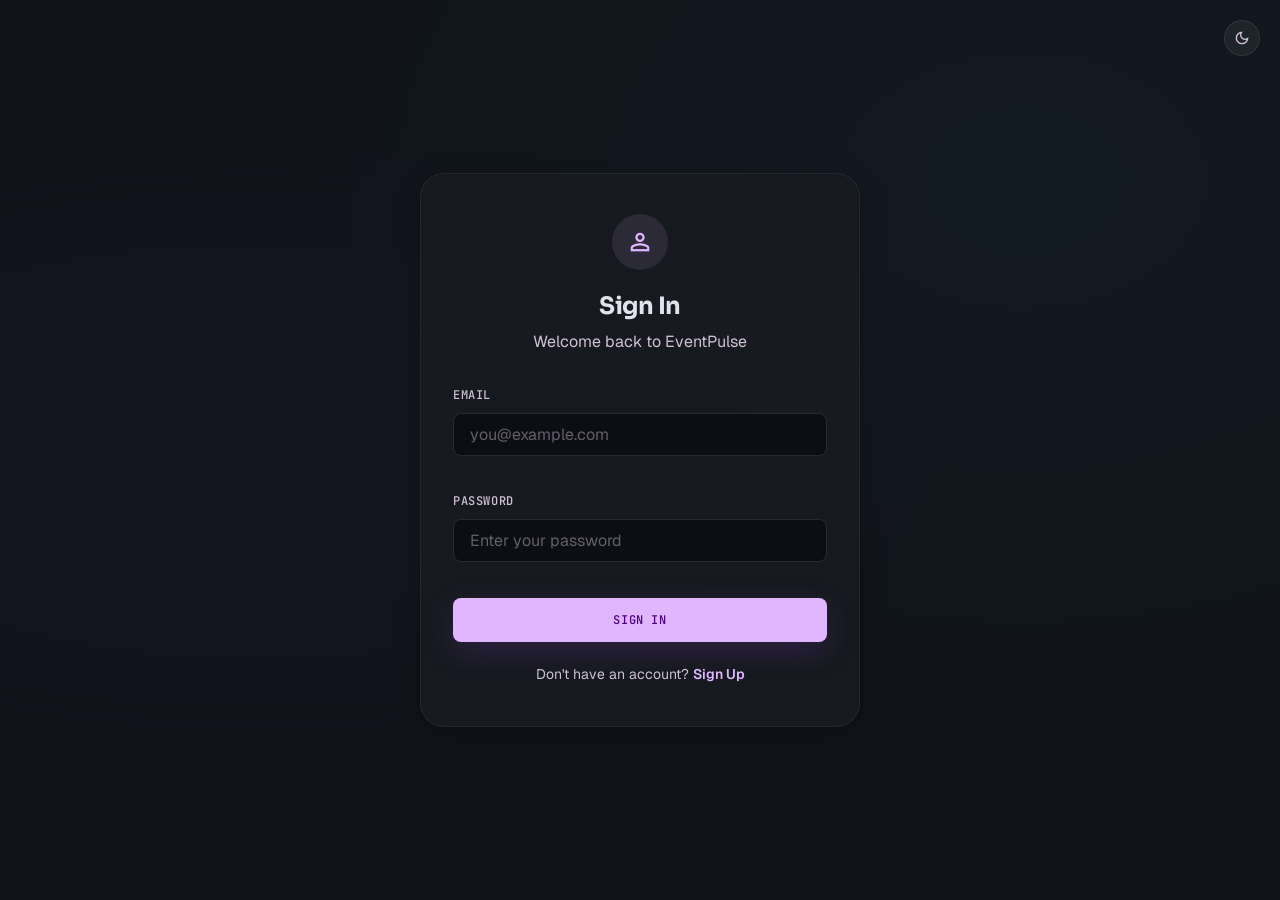
<file: categories.html>
<!DOCTYPE html>
<html lang="en">
<head>
  <meta charset="UTF-8">
  <meta name="viewport" content="width=device-width, initial-scale=1.0">
  <title>Explore Categories | EventPulse</title>
  <meta name="description" content="Browse through diverse event categories including Music, Tech, Sports, and Workshops on EventPulse.">
  <link rel="preconnect" href="https://fonts.googleapis.com">
  <link rel="preconnect" href="https://fonts.gstatic.com" crossorigin>
  <link href="https://fonts.googleapis.com/css2?family=Sora:wght@400;500;600;700;800&family=Geist:wght@400;500;600&family=JetBrains+Mono:wght@400;500;600&display=swap" rel="stylesheet">
  <link href="https://fonts.googleapis.com/css2?family=Material+Symbols+Outlined:opsz,wght,FILL@20..48,100..700,0..1" rel="stylesheet">
  <script>(function(){var t=localStorage.getItem('eventpulse_theme');if(t)document.documentElement.setAttribute('data-theme',t);})();</script>
  <script>(function(){if(!sessionStorage.getItem('eventpulse_user')){window.location.href='signin.html?redirect=categories.html';}})();</script>
  <link rel="stylesheet" href="css/style.css">
  <link rel="stylesheet" href="css/responsive.css">
  <link rel="stylesheet" href="css/categories.css">
</head>
<body>

  <!-- Sticky Navbar section common -->
  <nav class="navbar">
    <div class="navbar-inner">
      <div class="navbar-left">
        <a href="index.html" class="navbar-brand">EventPulse</a>
        <div class="navbar-links">
          <a href="index.html" class="nav-link">Home</a>
          <a href="event-details.html" class="nav-link">Events</a>
          <a href="categories.html" class="nav-link active">Categories</a>
          <a href="admin.html" class="nav-link">Admin</a>
          <a href="about.html" class="nav-link">About</a>
          <a href="my-events.html" class="nav-link my-events-link" style="display:none;">My Events</a>
        </div>
      </div>
      <div class="navbar-right">
        <div class="navbar-search-compact">
          <span class="material-symbols-outlined">search</span>
          <input type="text" placeholder="Search events...">
        </div>
        <button class="theme-toggle" onclick="toggleTheme()" id="themeToggle" aria-label="Toggle theme">
          <span class="material-symbols-outlined" style="font-size:18px;" id="themeIcon">dark_mode</span>
        </button>
        <button class="btn btn-primary elevated-shadow" id="navSignIn">Sign In</button>
        <button class="btn-icon" id="mobileMenuBtn" style="border-radius:50%;" aria-label="Open menu">
          <span class="material-symbols-outlined">menu</span>
        </button>
      </div>
    </div>
  </nav>

  <!-- Mobile nav overlay and drawer drawer -->
  <div class="mobile-nav-overlay" id="mobileNavOverlay"></div>
  <div class="mobile-nav-drawer" id="mobileNavDrawer">
    <div class="mobile-nav-header">
      <span class="navbar-brand">EventPulse</span>
      <button class="btn-icon" onclick="closeMobileNav()" style="border-radius:50%;" aria-label="Close menu">
        <span class="material-symbols-outlined">close</span>
      </button>
    </div>
    <nav class="mobile-nav-links">
      <a href="index.html" class="mobile-nav-link">
        <span class="material-symbols-outlined">home</span>Home
      </a>
      <a href="categories.html" class="mobile-nav-link active">
        <span class="material-symbols-outlined">category</span>Categories
      </a>
      <a href="event-details.html" class="mobile-nav-link">
        <span class="material-symbols-outlined">event</span>Events
      </a>
      <a href="about.html" class="mobile-nav-link">
        <span class="material-symbols-outlined">info</span>About
      </a>
      <a href="admin.html" class="mobile-nav-link">
        <span class="material-symbols-outlined">admin_panel_settings</span>Admin
      </a>
      <a href="my-events.html" class="mobile-nav-link" id="mobileMyEvents" style="display:none;">
        <span class="material-symbols-outlined">event</span>My Events
      </a>
    </nav>
    <div style="padding:16px;border-top:1px solid rgba(77,67,83,0.2);">
      <button class="btn btn-primary w-full" style="justify-content:center;">Sign In</button>
    </div>
  </div>

  <main style="min-height:100vh;padding-bottom:80px;">

    <section class="page-shell">
      <div class="container">
        <div class="page-intro-card">
          <span class="section-eyebrow"><span class="material-symbols-outlined">category</span> Curated browsing</span>
          <h1>Explore Event Categories</h1>
          <p>Discover polished collections for music, technology, sports, workshops, and culture with a modern, distraction-free layout.</p>
        </div>
      </div>
    </section>

    <!-- Categories Grid Sections: 8 beautiful cards with color gradients and glows -->
    <section class="container" style="padding-top:20px;padding-bottom:60px;">
      <div class="section-heading">
        <div>
          <span class="section-eyebrow"><span class="material-symbols-outlined">grid_view</span> Browse all</span>
          <h2>All Categories</h2>
        </div>
        <div class="muted">Updated for effortless discovery and quick browsing.</div>
      </div>
      
      <div class="cat-grid">
        <!-- Card 1: Music -->
        <div class="cat-card music reveal" data-category="Music" style="background:linear-gradient(135deg, #9d4edd 0%, #7b2d8b 100%);">
          <div class="cat-card-overlay">
            <span class="material-symbols-outlined cat-card-icon">music_note</span>
            <div>
              <h3 class="cat-card-title">Music</h3>
              <p class="cat-card-desc">Live concerts, music festivals &amp; acoustic shows</p>
            </div>
            <div style="display:flex;justify-content:space-between;align-items:center;width:100%;margin-top:20px;">
              <span class="cat-card-badge">124 Events</span>
              <span class="material-symbols-outlined" style="color:#fff;font-size:18px;">arrow_forward</span>
            </div>
          </div>
        </div>

        <!-- Card 2: Tech -->
        <div class="cat-card tech reveal" data-category="Technology" style="background:linear-gradient(135deg, #0ea5e9 0%, #0369a1 100%);">
          <div class="cat-card-overlay">
            <span class="material-symbols-outlined cat-card-icon">computer</span>
            <div>
              <h3 class="cat-card-title">Technology</h3>
              <p class="cat-card-desc">Hackathons, developer expos &amp; tech conferences</p>
            </div>
            <div style="display:flex;justify-content:space-between;align-items:center;width:100%;margin-top:20px;">
              <span class="cat-card-badge">89 Events</span>
              <span class="material-symbols-outlined" style="color:#fff;font-size:18px;">arrow_forward</span>
            </div>
          </div>
        </div>

        <!-- Card 3: Sports -->
        <div class="cat-card sports reveal" data-category="Sports" style="background:linear-gradient(135deg, #16a34a 0%, #166534 100%);">
          <div class="cat-card-overlay">
            <span class="material-symbols-outlined cat-card-icon">sports_basketball</span>
            <div>
              <h3 class="cat-card-title">Sports</h3>
              <p class="cat-card-desc">Tournaments, marathons &amp; outdoor competitive games</p>
            </div>
            <div style="display:flex;justify-content:space-between;align-items:center;width:100%;margin-top:20px;">
              <span class="cat-card-badge">67 Events</span>
              <span class="material-symbols-outlined" style="color:#fff;font-size:18px;">arrow_forward</span>
            </div>
          </div>
        </div>

        <!-- Card 4: Workshops -->
        <div class="cat-card workshops reveal" data-category="Workshop" style="background:linear-gradient(135deg, #d97706 0%, #92400e 100%);">
          <div class="cat-card-overlay">
            <span class="material-symbols-outlined cat-card-icon">school</span>
            <div>
              <h3 class="cat-card-title">Workshops</h3>
              <p class="cat-card-desc">Interactive bootcamps, culinary &amp; art masterclasses</p>
            </div>
            <div style="display:flex;justify-content:space-between;align-items:center;width:100%;margin-top:20px;">
              <span class="cat-card-badge">156 Events</span>
              <span class="material-symbols-outlined" style="color:#fff;font-size:18px;">arrow_forward</span>
            </div>
          </div>
        </div>

        <!-- Card 5: Festivals -->
        <div class="cat-card festivals reveal" data-category="Festival" style="background:linear-gradient(135deg, #dc2626 0%, #991b1b 100%);">
          <div class="cat-card-overlay">
            <span class="material-symbols-outlined cat-card-icon">celebration</span>
            <div>
              <h3 class="cat-card-title">Festivals</h3>
              <p class="cat-card-desc">Cultural parades, food festivals &amp; seasonal fairs</p>
            </div>
            <div style="display:flex;justify-content:space-between;align-items:center;width:100%;margin-top:20px;">
              <span class="cat-card-badge">43 Events</span>
              <span class="material-symbols-outlined" style="color:#fff;font-size:18px;">arrow_forward</span>
            </div>
          </div>
        </div>

        <!-- Card 6: Business -->
        <div class="cat-card business reveal" data-category="Business" style="background:linear-gradient(135deg, #2563eb 0%, #1e3a8a 100%);">
          <div class="cat-card-overlay">
            <span class="material-symbols-outlined cat-card-icon">business_center</span>
            <div>
              <h3 class="cat-card-title">Business</h3>
              <p class="cat-card-desc">Networking meets, corporate expos &amp; career summits</p>
            </div>
            <div style="display:flex;justify-content:space-between;align-items:center;width:100%;margin-top:20px;">
              <span class="cat-card-badge">78 Events</span>
              <span class="material-symbols-outlined" style="color:#fff;font-size:18px;">arrow_forward</span>
            </div>
          </div>
        </div>

        <!-- Card 7: Education -->
        <div class="cat-card education reveal" data-category="Education" style="background:linear-gradient(135deg, #059669 0%, #065f46 100%);">
          <div class="cat-card-overlay">
            <span class="material-symbols-outlined cat-card-icon">menu_book</span>
            <div>
              <h3 class="cat-card-title">Education</h3>
              <p class="cat-card-desc">Academic seminars, educational webinars &amp; panel debates</p>
            </div>
            <div style="display:flex;justify-content:space-between;align-items:center;width:100%;margin-top:20px;">
              <span class="cat-card-badge">92 Events</span>
              <span class="material-symbols-outlined" style="color:#fff;font-size:18px;">arrow_forward</span>
            </div>
          </div>
        </div>

        <!-- Card 8: Entertainment -->
        <div class="cat-card entertainment reveal" data-category="Entertainment" style="background:linear-gradient(135deg, #7c3aed 0%, #4c1d95 100%);">
          <div class="cat-card-overlay">
            <span class="material-symbols-outlined cat-card-icon">theaters</span>
            <div>
              <h3 class="cat-card-title">Entertainment</h3>
              <p class="cat-card-desc">Theater plays, magic shows &amp; comedy stand-ups</p>
            </div>
            <div style="display:flex;justify-content:space-between;align-items:center;width:100%;margin-top:20px;">
              <span class="cat-card-badge">201 Events</span>
              <span class="material-symbols-outlined" style="color:#fff;font-size:18px;">arrow_forward</span>
            </div>
          </div>
        </div>

      </div>
    </section>

    <!-- Featured Events -->
    <section class="container" id="catFeaturedSection" style="padding-bottom:60px;">
      <div style="display:flex;align-items:center;justify-content:space-between;gap:16px;flex-wrap:wrap;margin-bottom:16px;">
        <h2 class="headline-md" style="font-size:24px;font-weight:700;">Featured Events</h2>
        <button type="button" class="filter-chip" id="catResetFilter" hidden>Show All</button>
      </div>
      <div class="filter-bar" id="catFilterBar" role="toolbar" aria-label="Filter categories">
        <button type="button" class="filter-chip active" data-filter-category="all">All</button>
        <button type="button" class="filter-chip" data-filter-category="Music">Music</button>
        <button type="button" class="filter-chip" data-filter-category="Technology">Technology</button>
        <button type="button" class="filter-chip" data-filter-category="Sports">Sports</button>
        <button type="button" class="filter-chip" data-filter-category="Workshop">Workshop</button>
        <button type="button" class="filter-chip" data-filter-category="Festival">Festival</button>
        <button type="button" class="filter-chip" data-filter-category="Art">Art</button>
        <button type="button" class="filter-chip" data-filter-category="Business">Business</button>
        <button type="button" class="filter-chip" data-filter-category="Education">Education</button>
        <button type="button" class="filter-chip" data-filter-category="Entertainment">Entertainment</button>
      </div>
      <div class="filter-status" id="catFilterStatus"><span>Showing <strong>all categories</strong></span></div>
      <div class="empty-state" id="catEmptyState" style="display:none;">
        <div class="empty-state-icon">
          <span class="material-symbols-outlined" style="font-size:36px;color:var(--outline);">event_busy</span>
        </div>
        <h3>No events in this category</h3>
        <p>Try another category or reset to browse everything.</p>
        <button type="button" class="btn btn-outline" onclick="document.getElementById('catResetFilter').click()">Show All</button>
      </div>
      <div style="display:flex;gap:24px;overflow-x:auto;padding-bottom:12px;" class="hide-scrollbar" id="catEventsContainer">
        <!-- Event cards rendered dynamically from Storage / DEFAULT_EVENTS -->
      </div>
    </section>

    <!-- Trending Events Section: Ranked row list -->
    <section class="container" style="padding-bottom:60px;">
      <h2 class="headline-md" style="font-size:24px;font-weight:700;margin-bottom:28px;">Trending Events</h2>
      <div class="cat-trending-list" id="catTrendingList">
        <!-- Trending rows rendered dynamically -->
      </div>
    </section>

    <!-- Newsletter CTA glass container -->
    <section class="cat-newsletter">
      <div class="container">
        <div class="glass-panel" style="border-radius:var(--radius-xl);padding:48px;border:1px solid rgba(224,182,255,0.15);max-width:680px;margin:0 auto;text-align:center;box-shadow:0 0 40px rgba(157,78,221,0.1);">
          <h2 class="display-lg-mobile" style="font-size:32px;margin-bottom:12px;">Stay in the Loop</h2>
          <p class="body-lg" style="color:var(--on-surface-variant);max-width:500px;margin:0 auto 24px;">
            Subscribe to our newsletter to receive real-time notifications about the best events, concerts, and workshops in your city.
          </p>
          <form class="cat-email-row" onsubmit="event.preventDefault(); triggerSubscribe();">
            <input type="email" placeholder="Enter your email address" class="form-input" style="flex:1;padding:14px 20px;border-radius:var(--radius-lg);margin-bottom:0;" required>
            <button type="submit" class="btn btn-primary" style="padding:14px 28px;border-radius:var(--radius-lg);">Subscribe</button>
          </form>
        </div>
      </div>
    </section>

  </main>

  <!-- Common Footer -->
  <footer style="width:100%;background:var(--surface-container-lowest);border-top:1px solid rgba(77,67,83,0.2);">
    <div class="container" style="display:flex;flex-direction:column;gap:24px;padding-top:48px;padding-bottom:48px;">
      <div style="display:flex;flex-direction:column;gap:8px;text-align:center;">
        <span class="headline-md" style="font-weight:800;color:var(--primary);">EventPulse</span>
        <p style="color:var(--on-surface-variant);max-width:320px;margin:0 auto;">Connecting people through extraordinary shared experiences since 2024.</p>
      </div>
      <div style="display:flex;flex-wrap:wrap;gap:24px;justify-content:center;">
        <a href="about.html" class="label-sm footer-link" style="color:var(--on-surface-variant);">About</a>
        <a href="#" class="label-sm footer-link" style="color:var(--on-surface-variant);" data-open-contact>Contact</a>
        <a href="privacy.html" class="label-sm footer-link" style="color:var(--on-surface-variant);">Privacy Policy</a>
        <a href="terms.html" class="label-sm footer-link" style="color:var(--on-surface-variant);">Terms of Service</a>
        <a href="help.html" class="label-sm footer-link" style="color:var(--on-surface-variant);">Help Center</a>
        <a href="partner.html" class="label-sm footer-link" style="color:var(--on-surface-variant);">Partner Program</a>
      </div>
      <div style="border-top:1px solid rgba(77,67,83,0.1);padding-top:24px;text-align:center;">
        <p class="label-sm" style="color:var(--on-surface-variant);opacity:0.7;">&copy; 2024 EventPulse Ecosystem. All rights reserved.</p>
      </div>
    </div>
  </footer>

  <script src="js/data/events.js"></script>
  <script src="js/utils/storage.js"></script>
  <script src="js/utils/theme.js"></script>
  <script src="js/utils/authNav.js"></script>
  <script src="js/utils/mobileNav.js"></script>
  <script src="js/utils/toast.js"></script>
  <script src="js/components/contactModal.js"></script>
  <script src="js/categories.js"></script>
</body>
</html>
</file>
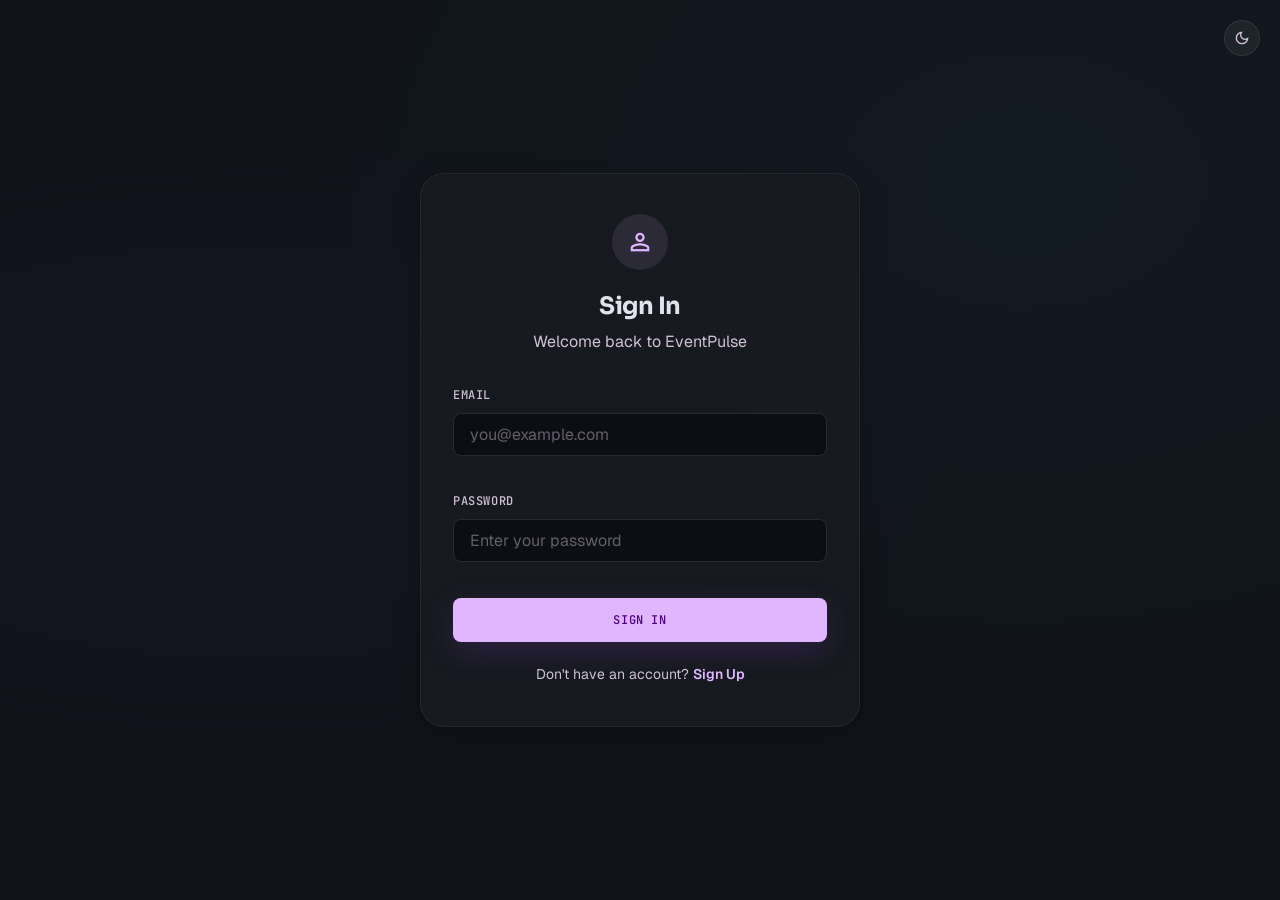
<file: event-details.html>
<!DOCTYPE html>
<html lang="en">
<head>
  <meta charset="UTF-8">
  <meta name="viewport" content="width=device-width, initial-scale=1.0">
  <title>Event Details | EventPulse</title>
  <meta name="description" content="View event details and register on EventPulse.">
  <link rel="preconnect" href="https://fonts.googleapis.com">
  <link rel="preconnect" href="https://fonts.gstatic.com" crossorigin>
  <link href="https://fonts.googleapis.com/css2?family=Sora:wght@400;500;600;700;800&family=Geist:wght@400;500;600&family=JetBrains+Mono:wght@400;500;600&display=swap" rel="stylesheet">
  <link href="https://fonts.googleapis.com/css2?family=Material+Symbols+Outlined:opsz,wght,FILL@20..48,100..700,0..1" rel="stylesheet">
  <script>(function(){var t=localStorage.getItem('eventpulse_theme');if(t)document.documentElement.setAttribute('data-theme',t);})();</script>
  <script>(function(){if(!sessionStorage.getItem('eventpulse_user')){window.location.href='signin.html?redirect='+encodeURIComponent(window.location.pathname+window.location.search);}})();</script>
  <link rel="stylesheet" href="css/style.css">
  <link rel="stylesheet" href="css/responsive.css">
  <link rel="stylesheet" href="css/event-details.css">
</head>
<body>

  <!-- Ye navbar section hai jo homepage se common hai -->
  <nav class="navbar">
    <div class="navbar-inner">
      <div class="navbar-left">
        <a href="index.html" class="navbar-brand">EventPulse</a>
        <div class="navbar-links">
          <a href="index.html" class="nav-link">Home</a>
          <a href="event-details.html" class="nav-link active">Events</a>
          <a href="categories.html" class="nav-link">Categories</a>
          <a href="admin.html" class="nav-link">Admin</a>
          <a href="about.html" class="nav-link">About</a>
          <a href="my-events.html" class="nav-link my-events-link" style="display:none;">My Events</a>
        </div>
      </div>
      <div class="navbar-right">
        <div class="navbar-search-compact">
          <span class="material-symbols-outlined">search</span>
          <input type="text" placeholder="Search events...">
        </div>
        <button class="theme-toggle" onclick="toggleTheme()" id="themeToggle" aria-label="Toggle theme">
          <span class="material-symbols-outlined" style="font-size:18px;" id="themeIcon">dark_mode</span>
        </button>
        <button class="btn btn-primary elevated-shadow" id="navSignIn">Sign In</button>
        <button class="btn-icon" id="mobileMenuBtn" style="border-radius:50%;" aria-label="Open menu">
          <span class="material-symbols-outlined">menu</span>
        </button>
      </div>
    </div>
  </nav>

  <!-- Mobile Navigation Overlay aur Drawer -->
  <div class="mobile-nav-overlay" id="mobileNavOverlay"></div>
  <div class="mobile-nav-drawer" id="mobileNavDrawer">
    <div class="mobile-nav-header">
      <span class="navbar-brand">EventPulse</span>
      <button class="btn-icon" onclick="closeMobileNav()" style="border-radius:50%;" aria-label="Close menu">
        <span class="material-symbols-outlined">close</span>
      </button>
    </div>
    <nav class="mobile-nav-links">
      <a href="index.html" class="mobile-nav-link">
        <span class="material-symbols-outlined">home</span>Home
      </a>
      <a href="categories.html" class="mobile-nav-link">
        <span class="material-symbols-outlined">category</span>Categories
      </a>
      <a href="event-details.html" class="mobile-nav-link active">
        <span class="material-symbols-outlined">event</span>Events
      </a>
      <a href="about.html" class="mobile-nav-link">
        <span class="material-symbols-outlined">info</span>About
      </a>
      <a href="admin.html" class="mobile-nav-link">
        <span class="material-symbols-outlined">admin_panel_settings</span>Admin
      </a>
      <a href="my-events.html" class="mobile-nav-link" id="mobileMyEvents" style="display:none;">
        <span class="material-symbols-outlined">event</span>My Events
      </a>
    </nav>
    <div style="padding:16px;border-top:1px solid rgba(77,67,83,0.2);">
      <button class="btn btn-primary w-full" style="justify-content:center;">Sign In</button>
    </div>
  </div>

  <main style="min-height:100vh;padding-bottom:80px;">
    <section class="container page-shell">
      <a href="index.html" class="ed-back-link" style="display:inline-flex;align-items:center;gap:8px;color:var(--on-surface-variant);margin-bottom:20px;transition:color 0.2s;">
        <span class="material-symbols-outlined" style="font-size:18px;">arrow_back</span>
        <span class="body-md">Back to Events</span>
      </a>
      <div id="eventDetailRoot"></div>
    </section>
  </main>

  <!-- Footer section common -->
  <footer style="width:100%;background:var(--surface-container-lowest);border-top:1px solid rgba(77,67,83,0.2);">
    <div class="container" style="display:flex;flex-direction:column;gap:24px;padding-top:48px;padding-bottom:48px;">
      <div style="display:flex;flex-direction:column;gap:8px;text-align:center;">
        <span class="headline-md" style="font-weight:800;color:var(--primary);">EventPulse</span>
        <p style="color:var(--on-surface-variant);max-width:320px;margin:0 auto;">Connecting people through extraordinary shared experiences since 2024.</p>
      </div>
      <div style="display:flex;flex-wrap:wrap;gap:24px;justify-content:center;">
        <a href="about.html" class="label-sm footer-link" style="color:var(--on-surface-variant);">About</a>
        <a href="privacy.html" class="label-sm footer-link" style="color:var(--on-surface-variant);">Privacy Policy</a>
        <a href="terms.html" class="label-sm footer-link" style="color:var(--on-surface-variant);">Terms of Service</a>
        <a href="help.html" class="label-sm footer-link" style="color:var(--on-surface-variant);">Help Center</a>
        <a href="partner.html" class="label-sm footer-link" style="color:var(--on-surface-variant);">Partner Program</a>
      </div>
      <div style="border-top:1px solid rgba(77,67,83,0.1);padding-top:24px;text-align:center;">
        <p class="label-sm" style="color:var(--on-surface-variant);opacity:0.7;">&copy; 2024 EventPulse Ecosystem. All rights reserved.</p>
      </div>
    </div>
  </footer>

  <!-- Lightbox Gallery Modal -->
  <div class="ed-lightbox" id="edLightbox">
    <button class="ed-lightbox-close" onclick="closeLightbox()" aria-label="Close image popup">&times;</button>
    <img src="" alt="Expanded View" id="edLightboxImg">
  </div>

  <script src="js/data/events.js"></script>
  <script src="js/utils/storage.js"></script>
  <script src="js/utils/theme.js"></script>
  <script src="js/utils/authNav.js"></script>
  <script src="js/utils/mobileNav.js"></script>
  <script src="js/utils/toast.js"></script>
  <script src="js/components/contactModal.js"></script>
  <script src="js/event-details.js"></script>
</body>
</html>
</file>
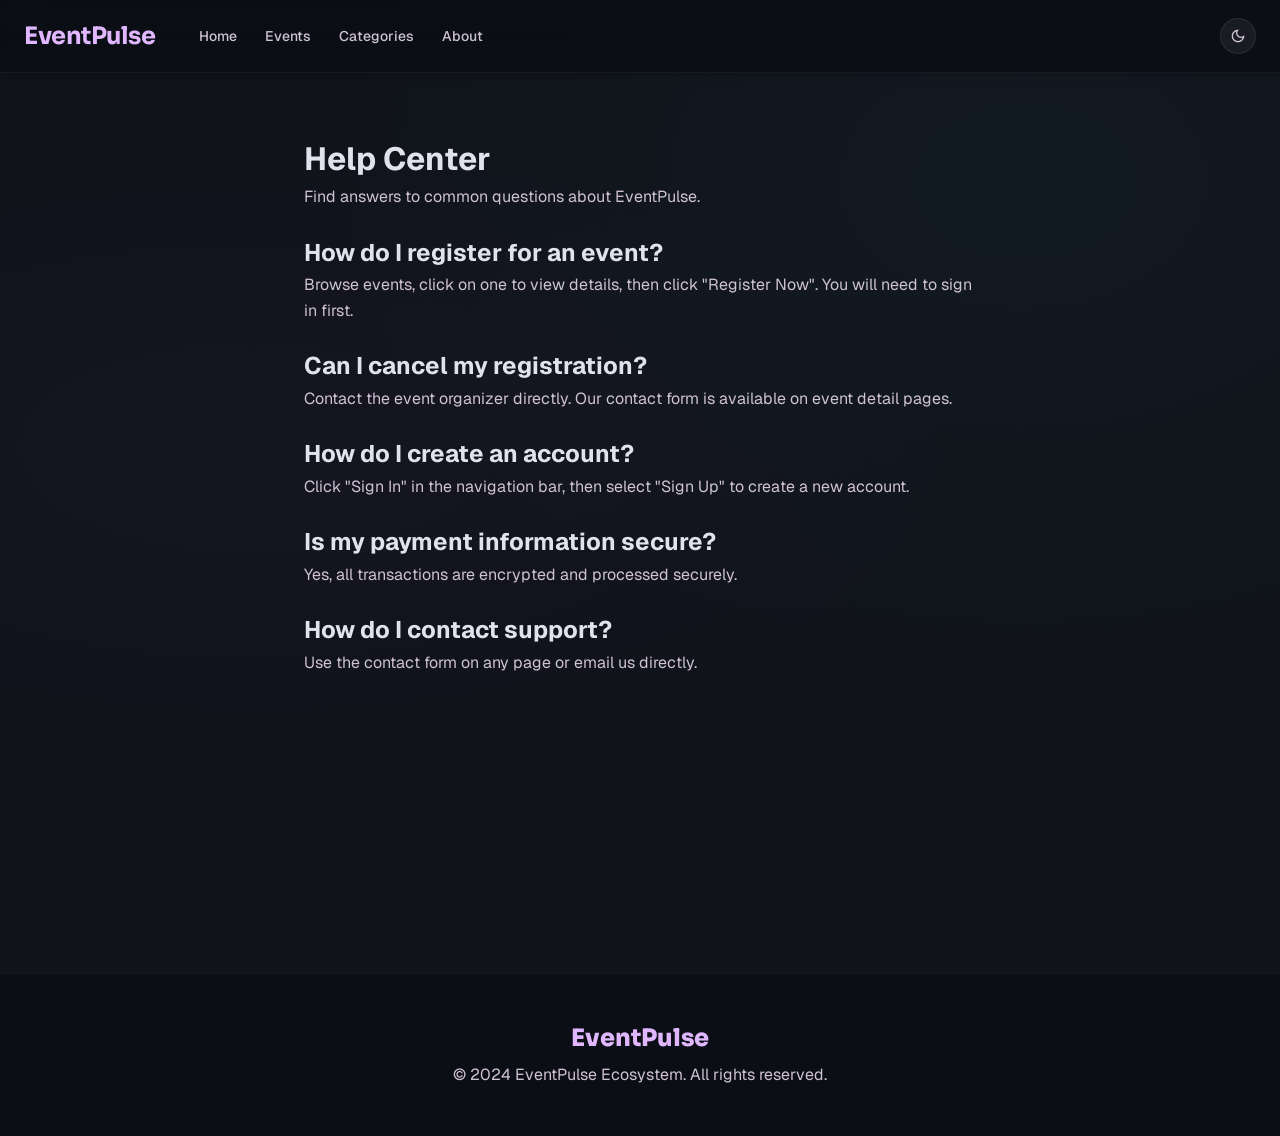
<file: help.html>
<!DOCTYPE html>
<html lang="en">
<head>
  <meta charset="UTF-8">
  <meta name="viewport" content="width=device-width, initial-scale=1.0">
  <title>Help Center | EventPulse</title>
  <meta name="description" content="EventPulse Help Center.">
  <script>(function(){var t=localStorage.getItem('eventpulse_theme');if(t)document.documentElement.setAttribute('data-theme',t);})();</script>
  <link rel="preconnect" href="https://fonts.googleapis.com"><link rel="preconnect" href="https://fonts.gstatic.com" crossorigin>
  <link href="https://fonts.googleapis.com/css2?family=Sora:wght@400;500;600;700;800&family=Geist:wght@400;500;600&display=swap" rel="stylesheet">
  <link href="https://fonts.googleapis.com/css2?family=Material+Symbols+Outlined:opsz,wght,FILL@20..48,100..700,0..1" rel="stylesheet">
  <link rel="stylesheet" href="css/style.css"><link rel="stylesheet" href="css/responsive.css">
</head>
<body>
  <nav class="navbar"><div class="navbar-inner"><div class="navbar-left"><a href="index.html" class="navbar-brand">EventPulse</a><div class="navbar-links"><a href="index.html" class="nav-link">Home</a><a href="event-details.html" class="nav-link">Events</a><a href="categories.html" class="nav-link">Categories</a><a href="about.html" class="nav-link">About</a></div></div><div class="navbar-right"><button class="theme-toggle" onclick="toggleTheme()" aria-label="Toggle theme"><span class="material-symbols-outlined" style="font-size:18px;" id="themeIcon">dark_mode</span></button></div></div></nav>
  <main style="min-height:100vh;padding:60px 0;"><div class="container" style="max-width:720px;"><h1>Help Center</h1><p style="color:var(--on-surface-variant);margin-bottom:24px;">Find answers to common questions about EventPulse.</p><div style="display:flex;flex-direction:column;gap:24px;"><div><h2>How do I register for an event?</h2><p style="color:var(--on-surface-variant);">Browse events, click on one to view details, then click "Register Now". You will need to sign in first.</p></div><div><h2>Can I cancel my registration?</h2><p style="color:var(--on-surface-variant);">Contact the event organizer directly. Our contact form is available on event detail pages.</p></div><div><h2>How do I create an account?</h2><p style="color:var(--on-surface-variant);">Click "Sign In" in the navigation bar, then select "Sign Up" to create a new account.</p></div><div><h2>Is my payment information secure?</h2><p style="color:var(--on-surface-variant);">Yes, all transactions are encrypted and processed securely.</p></div><div><h2>How do I contact support?</h2><p style="color:var(--on-surface-variant);">Use the contact form on any page or email us directly.</p></div></div></div></main>
  <footer class="site-footer"><div class="container site-footer-inner"><div style="display:flex;flex-direction:column;gap:8px;text-align:center;"><span class="headline-md" style="font-weight:800;color:var(--primary);">EventPulse</span><p style="color:var(--on-surface-variant);">&copy; 2024 EventPulse Ecosystem. All rights reserved.</p></div></div></footer>
  <script src="js/utils/theme.js"></script>
</body>
</html>
</file>
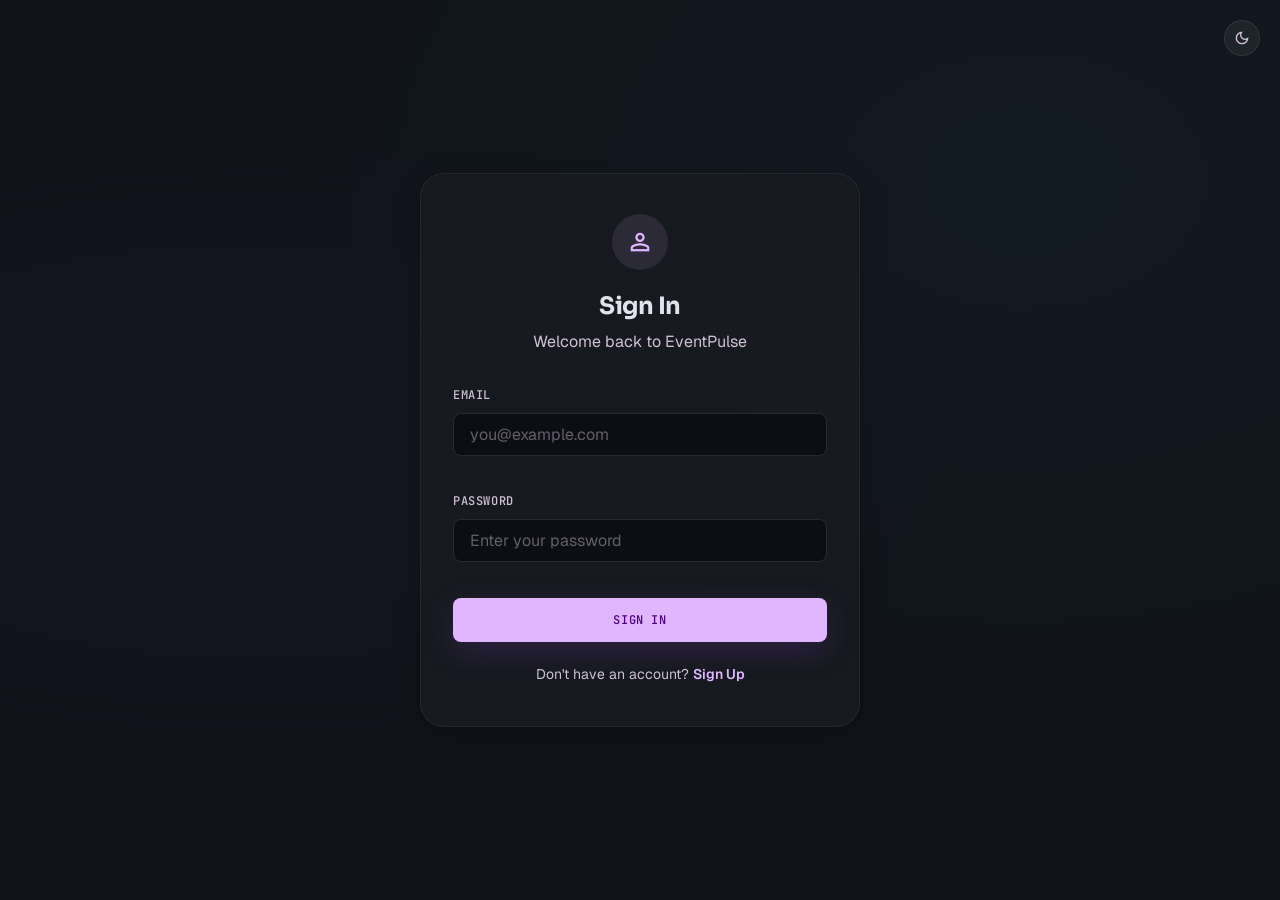
<file: my-events.html>
<!DOCTYPE html>
<html lang="en">
<head>
  <meta charset="UTF-8">
  <meta name="viewport" content="width=device-width, initial-scale=1.0">
  <title>My Events | EventPulse</title>
  <meta name="description" content="View your registered events on EventPulse.">
  <script>(function(){var t=localStorage.getItem('eventpulse_theme');if(t)document.documentElement.setAttribute('data-theme',t);})();</script>
  <script>(function(){if(!sessionStorage.getItem('eventpulse_user')){window.location.href='signin.html?redirect='+encodeURIComponent(window.location.pathname+window.location.search);}})();</script>
  <link rel="preconnect" href="https://fonts.googleapis.com">
  <link rel="preconnect" href="https://fonts.gstatic.com" crossorigin>
  <link href="https://fonts.googleapis.com/css2?family=Sora:wght@400;500;600;700;800&family=Geist:wght@400;500;600&family=JetBrains+Mono:wght@400;500;600&display=swap" rel="stylesheet">
  <link href="https://fonts.googleapis.com/css2?family=Material+Symbols+Outlined:opsz,wght,FILL@20..48,100..700,0..1" rel="stylesheet">
  <link rel="stylesheet" href="css/style.css">
  <link rel="stylesheet" href="css/responsive.css">
</head>
<body>

  <nav class="navbar">
    <div class="navbar-inner">
      <div class="navbar-left">
        <a href="index.html" class="navbar-brand">EventPulse</a>
        <div class="navbar-links">
          <a href="index.html" class="nav-link">Home</a>
          <a href="event-details.html" class="nav-link">Events</a>
          <a href="categories.html" class="nav-link">Categories</a>
          <a href="admin.html" class="nav-link">Admin</a>
          <a href="about.html" class="nav-link">About</a>
          <a href="my-events.html" class="nav-link my-events-link">My Events</a>
        </div>
      </div>
      <div class="navbar-right">
        <button class="theme-toggle" onclick="toggleTheme()" id="themeToggle" aria-label="Toggle theme">
          <span class="material-symbols-outlined" style="font-size:18px;" id="themeIcon">dark_mode</span>
        </button>
        <button class="btn btn-primary elevated-shadow" id="navSignIn">My Account</button>
        <button class="btn-icon" id="mobileMenuBtn" style="border-radius:50%;" aria-label="Open menu">
          <span class="material-symbols-outlined">menu</span>
        </button>
      </div>
    </div>
  </nav>

  <div class="mobile-nav-overlay" id="mobileNavOverlay"></div>
  <div class="mobile-nav-drawer" id="mobileNavDrawer">
    <div class="mobile-nav-header">
      <span class="navbar-brand">EventPulse</span>
      <button class="btn-icon" onclick="closeMobileNav()" style="border-radius:50%;" aria-label="Close menu">
        <span class="material-symbols-outlined">close</span>
      </button>
    </div>
    <nav class="mobile-nav-links">
      <a href="index.html" class="mobile-nav-link">
        <span class="material-symbols-outlined">home</span>Home
      </a>
      <a href="event-details.html" class="mobile-nav-link">
        <span class="material-symbols-outlined">event</span>Events
      </a>
      <a href="categories.html" class="mobile-nav-link">
        <span class="material-symbols-outlined">category</span>Categories
      </a>
      <a href="admin.html" class="mobile-nav-link">
        <span class="material-symbols-outlined">admin_panel_settings</span>Admin
      </a>
      <a href="about.html" class="mobile-nav-link">
        <span class="material-symbols-outlined">info</span>About
      </a>
      <a href="my-events.html" class="mobile-nav-link" id="mobileMyEvents">
        <span class="material-symbols-outlined">event</span>My Events
      </a>
    </nav>
    <div style="padding:16px;border-top:1px solid var(--border-subtle);">
      <button class="btn btn-primary" style="width:100%;justify-content:center;">Sign In</button>
    </div>
  </div>

  <main style="min-height:100vh;padding:60px 0 80px;">
    <div class="container">
      <div style="max-width:720px;margin:0 auto;">
        <a href="index.html" style="display:inline-flex;align-items:center;gap:6px;color:var(--on-surface-variant);margin-bottom:24px;font-size:14px;">
          <span class="material-symbols-outlined" style="font-size:16px;">arrow_back</span>
          Back to Home
        </a>

        <div style="text-align:center;margin-bottom:32px;">
          <div style="width:56px;height:56px;border-radius:var(--radius-full);background:rgba(224,182,255,0.1);display:flex;align-items:center;justify-content:center;margin:0 auto 16px;">
            <span class="material-symbols-outlined" style="color:var(--primary);font-size:28px;">event</span>
          </div>
          <h1 class="display-lg-mobile" style="font-size:28px;margin-bottom:8px;">My Events</h1>
          <p class="body-md" style="color:var(--on-surface-variant);" id="myEventsSubtitle">Events you have registered for.</p>
        </div>

        <div id="myEventsContainer">
          <div style="text-align:center;padding:40px;color:var(--on-surface-variant);">Loading your registrations...</div>
        </div>
      </div>
    </div>
  </main>

  <footer class="site-footer">
    <div class="container site-footer-inner">
      <div style="display:flex;flex-direction:column;gap:8px;text-align:center;">
        <span class="headline-md" style="font-weight:800;color:var(--primary);">EventPulse</span>
        <p style="color:var(--on-surface-variant);max-width:320px;margin:0 auto;">Connecting people through extraordinary shared experiences since 2024.</p>
      </div>
      <div class="site-footer-links">
        <a href="about.html" class="label-sm footer-link" style="color:var(--on-surface-variant);">About</a>
        <a href="#" class="label-sm footer-link" style="color:var(--on-surface-variant);" data-open-contact>Contact</a>
        <a href="privacy.html" class="label-sm footer-link" style="color:var(--on-surface-variant);">Privacy Policy</a>
        <a href="terms.html" class="label-sm footer-link" style="color:var(--on-surface-variant);">Terms of Service</a>
        <a href="help.html" class="label-sm footer-link" style="color:var(--on-surface-variant);">Help Center</a>
        <a href="partner.html" class="label-sm footer-link" style="color:var(--on-surface-variant);">Partner Program</a>
      </div>
      <div class="site-footer-bottom">
        <p class="label-sm" style="color:var(--on-surface-variant);opacity:0.7;">&copy; 2024 EventPulse Ecosystem. All rights reserved.</p>
      </div>
    </div>
  </footer>

  <script src="js/utils/theme.js"></script>
  <script src="js/utils/authNav.js"></script>
  <script src="js/data/events.js"></script>
  <script src="js/utils/storage.js"></script>
  <script src="js/utils/helpers.js"></script>
  <script src="js/utils/authNav.js"></script>
  <script src="js/utils/toast.js"></script>
  <script src="js/utils/mobileNav.js"></script>
  <script src="js/components/contactModal.js"></script>
  <script src="js/my-events.js"></script>
</body>
</html>
</file>
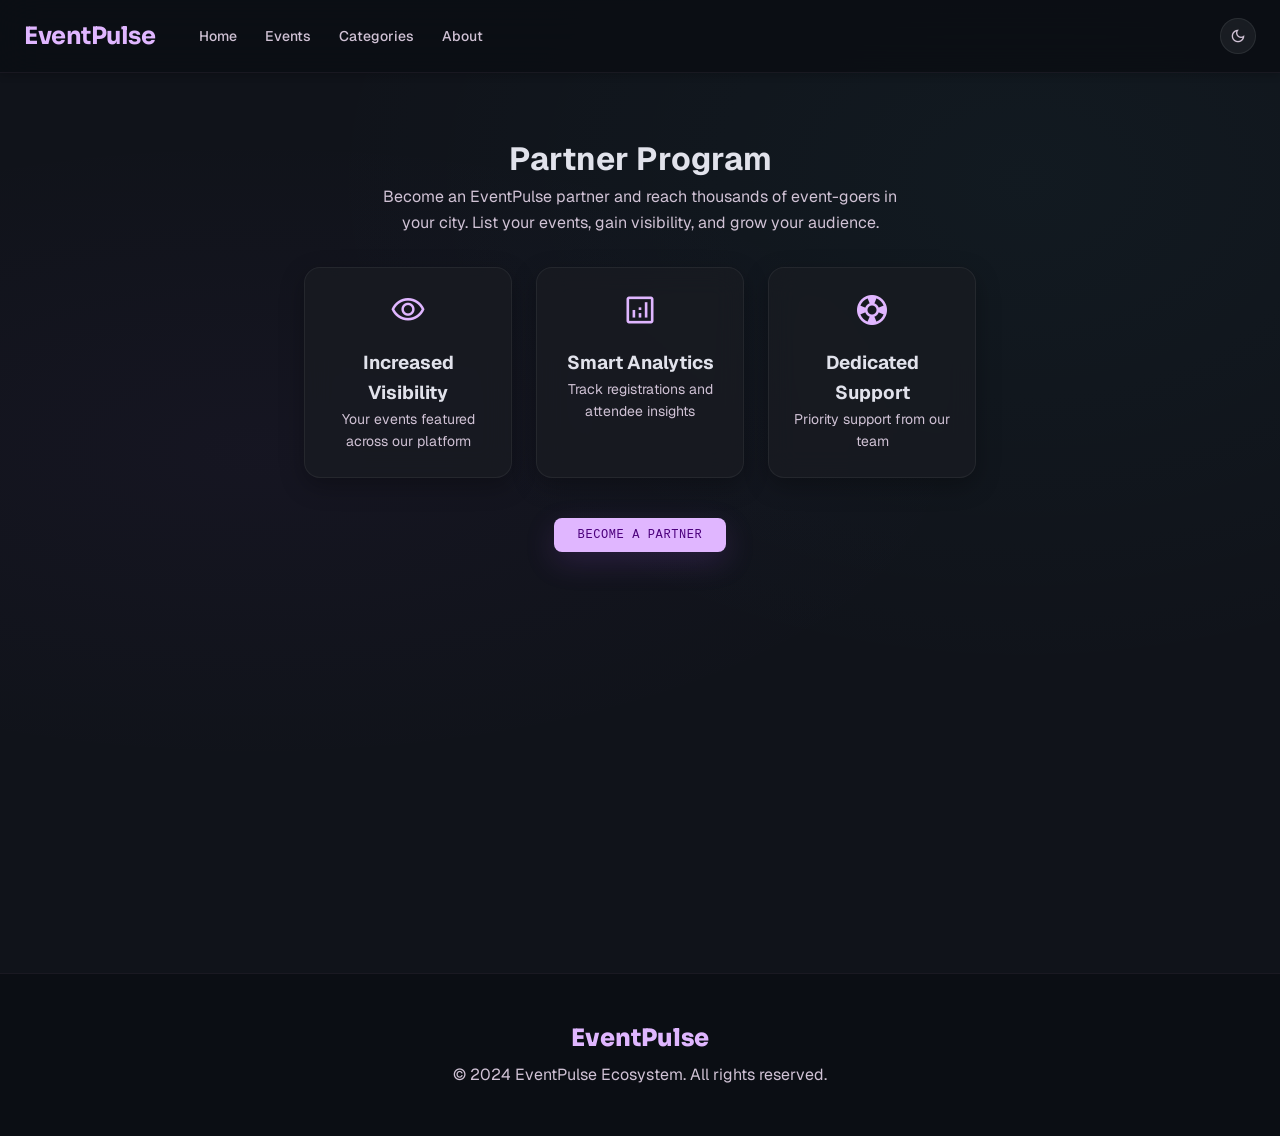
<file: partner.html>
<!DOCTYPE html>
<html lang="en">
<head>
  <meta charset="UTF-8">
  <meta name="viewport" content="width=device-width, initial-scale=1.0">
  <title>Partner Program | EventPulse</title>
  <meta name="description" content="Partner with EventPulse.">
  <script>(function(){var t=localStorage.getItem('eventpulse_theme');if(t)document.documentElement.setAttribute('data-theme',t);})();</script>
  <link rel="preconnect" href="https://fonts.googleapis.com"><link rel="preconnect" href="https://fonts.gstatic.com" crossorigin>
  <link href="https://fonts.googleapis.com/css2?family=Sora:wght@400;500;600;700;800&family=Geist:wght@400;500;600&display=swap" rel="stylesheet">
  <link href="https://fonts.googleapis.com/css2?family=Material+Symbols+Outlined:opsz,wght,FILL@20..48,100..700,0..1" rel="stylesheet">
  <link rel="stylesheet" href="css/style.css"><link rel="stylesheet" href="css/responsive.css">
</head>
<body>
  <nav class="navbar"><div class="navbar-inner"><div class="navbar-left"><a href="index.html" class="navbar-brand">EventPulse</a><div class="navbar-links"><a href="index.html" class="nav-link">Home</a><a href="event-details.html" class="nav-link">Events</a><a href="categories.html" class="nav-link">Categories</a><a href="about.html" class="nav-link">About</a></div></div><div class="navbar-right"><button class="theme-toggle" onclick="toggleTheme()" aria-label="Toggle theme"><span class="material-symbols-outlined" style="font-size:18px;" id="themeIcon">dark_mode</span></button></div></div></nav>
  <main style="min-height:100vh;padding:60px 0;"><div class="container" style="max-width:720px;text-align:center;"><h1>Partner Program</h1><p style="color:var(--on-surface-variant);max-width:540px;margin:0 auto 32px;">Become an EventPulse partner and reach thousands of event-goers in your city. List your events, gain visibility, and grow your audience.</p><div style="display:grid;grid-template-columns:repeat(auto-fit,minmax(200px,1fr));gap:24px;margin-bottom:40px;"><div class="glass-panel" style="padding:24px;border-radius:var(--radius-lg);"><span class="material-symbols-outlined" style="font-size:36px;color:var(--primary);">visibility</span><h3 style="margin-top:12px;">Increased Visibility</h3><p style="color:var(--on-surface-variant);font-size:14px;">Your events featured across our platform</p></div><div class="glass-panel" style="padding:24px;border-radius:var(--radius-lg);"><span class="material-symbols-outlined" style="font-size:36px;color:var(--primary);">analytics</span><h3 style="margin-top:12px;">Smart Analytics</h3><p style="color:var(--on-surface-variant);font-size:14px;">Track registrations and attendee insights</p></div><div class="glass-panel" style="padding:24px;border-radius:var(--radius-lg);"><span class="material-symbols-outlined" style="font-size:36px;color:var(--primary);">support</span><h3 style="margin-top:12px;">Dedicated Support</h3><p style="color:var(--on-surface-variant);font-size:14px;">Priority support from our team</p></div></div><button class="btn btn-primary" onclick="if(typeof openContactModal==='function')openContactModal()">Become a Partner</button></div></main>
  <footer class="site-footer"><div class="container site-footer-inner"><div style="display:flex;flex-direction:column;gap:8px;text-align:center;"><span class="headline-md" style="font-weight:800;color:var(--primary);">EventPulse</span><p style="color:var(--on-surface-variant);">&copy; 2024 EventPulse Ecosystem. All rights reserved.</p></div></div></footer>
  <script src="js/utils/theme.js"></script>
  <script src="js/components/contactModal.js"></script>
</body>
</html>
</file>
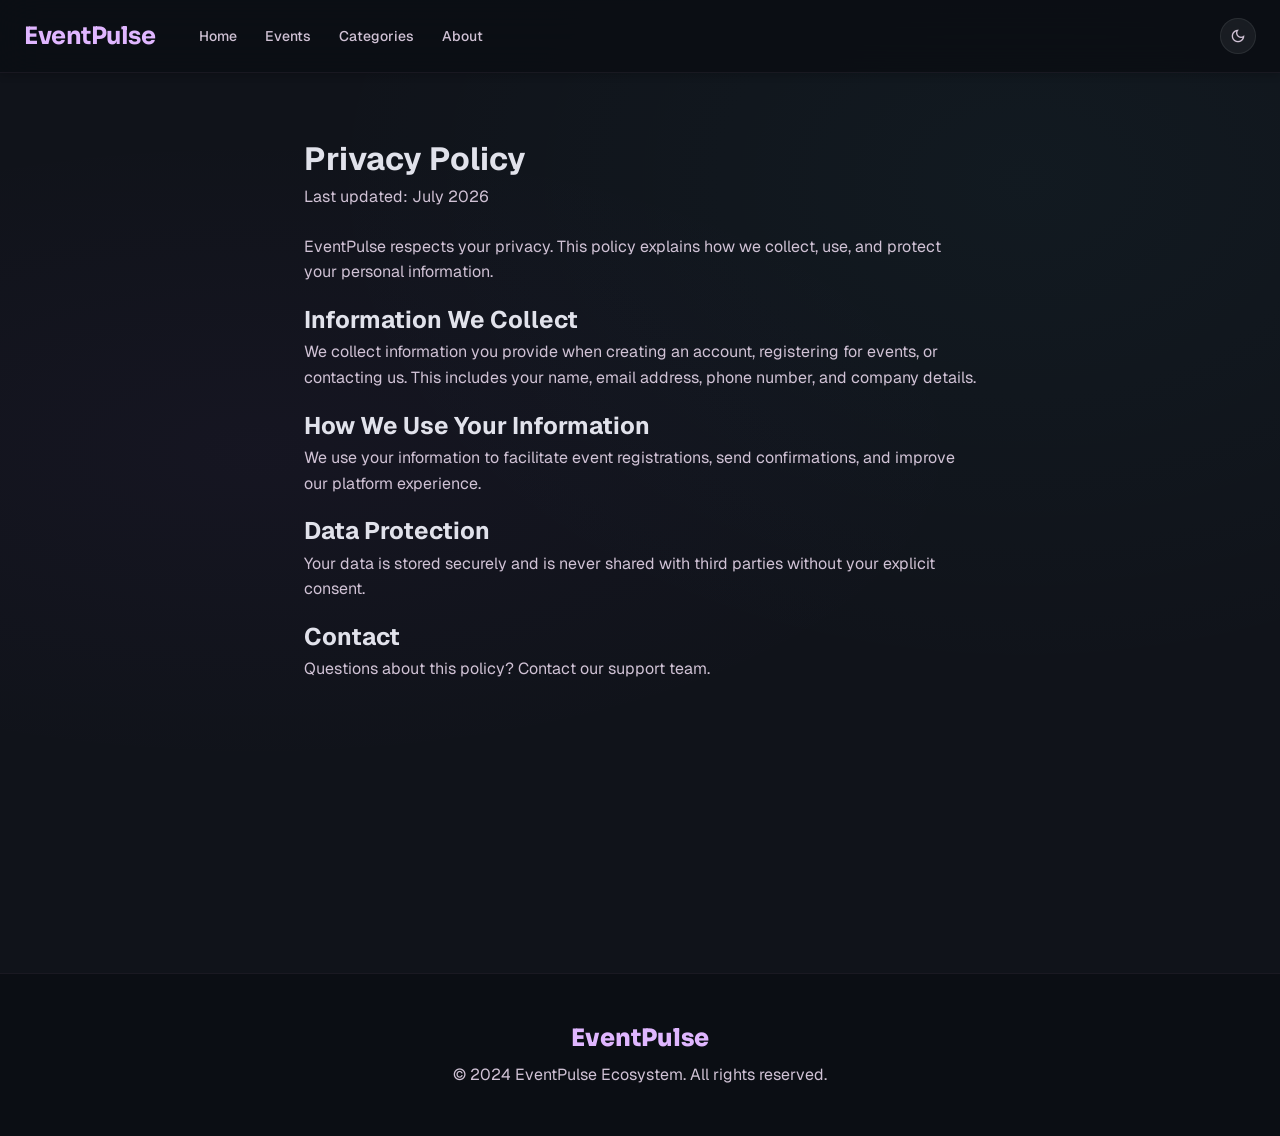
<file: privacy.html>
<!DOCTYPE html>
<html lang="en">
<head>
  <meta charset="UTF-8">
  <meta name="viewport" content="width=device-width, initial-scale=1.0">
  <title>Privacy Policy | EventPulse</title>
  <meta name="description" content="EventPulse Privacy Policy.">
  <script>(function(){var t=localStorage.getItem('eventpulse_theme');if(t)document.documentElement.setAttribute('data-theme',t);})();</script>
  <link rel="preconnect" href="https://fonts.googleapis.com">
  <link rel="preconnect" href="https://fonts.gstatic.com" crossorigin>
  <link href="https://fonts.googleapis.com/css2?family=Sora:wght@400;500;600;700;800&family=Geist:wght@400;500;600&display=swap" rel="stylesheet">
  <link href="https://fonts.googleapis.com/css2?family=Material+Symbols+Outlined:opsz,wght,FILL@20..48,100..700,0..1" rel="stylesheet">
  <link rel="stylesheet" href="css/style.css">
  <link rel="stylesheet" href="css/responsive.css">
</head>
<body>
  <nav class="navbar"><div class="navbar-inner"><div class="navbar-left"><a href="index.html" class="navbar-brand">EventPulse</a><div class="navbar-links"><a href="index.html" class="nav-link">Home</a><a href="event-details.html" class="nav-link">Events</a><a href="categories.html" class="nav-link">Categories</a><a href="about.html" class="nav-link">About</a></div></div><div class="navbar-right"><button class="theme-toggle" onclick="toggleTheme()" aria-label="Toggle theme"><span class="material-symbols-outlined" style="font-size:18px;" id="themeIcon">dark_mode</span></button></div></div></nav>
  <main style="min-height:100vh;padding:60px 0;"><div class="container" style="max-width:720px;"><h1>Privacy Policy</h1><p style="color:var(--on-surface-variant);margin-bottom:24px;">Last updated: July 2026</p><p style="color:var(--on-surface-variant);margin-bottom:16px;">EventPulse respects your privacy. This policy explains how we collect, use, and protect your personal information.</p><h2>Information We Collect</h2><p style="color:var(--on-surface-variant);margin-bottom:16px;">We collect information you provide when creating an account, registering for events, or contacting us. This includes your name, email address, phone number, and company details.</p><h2>How We Use Your Information</h2><p style="color:var(--on-surface-variant);margin-bottom:16px;">We use your information to facilitate event registrations, send confirmations, and improve our platform experience.</p><h2>Data Protection</h2><p style="color:var(--on-surface-variant);margin-bottom:16px;">Your data is stored securely and is never shared with third parties without your explicit consent.</p><h2>Contact</h2><p style="color:var(--on-surface-variant);">Questions about this policy? Contact our support team.</p></div></main>
  <footer class="site-footer"><div class="container site-footer-inner"><div style="display:flex;flex-direction:column;gap:8px;text-align:center;"><span class="headline-md" style="font-weight:800;color:var(--primary);">EventPulse</span><p style="color:var(--on-surface-variant);">&copy; 2024 EventPulse Ecosystem. All rights reserved.</p></div></div></footer>
  <script src="js/utils/theme.js"></script>
</body>
</html>
</file>
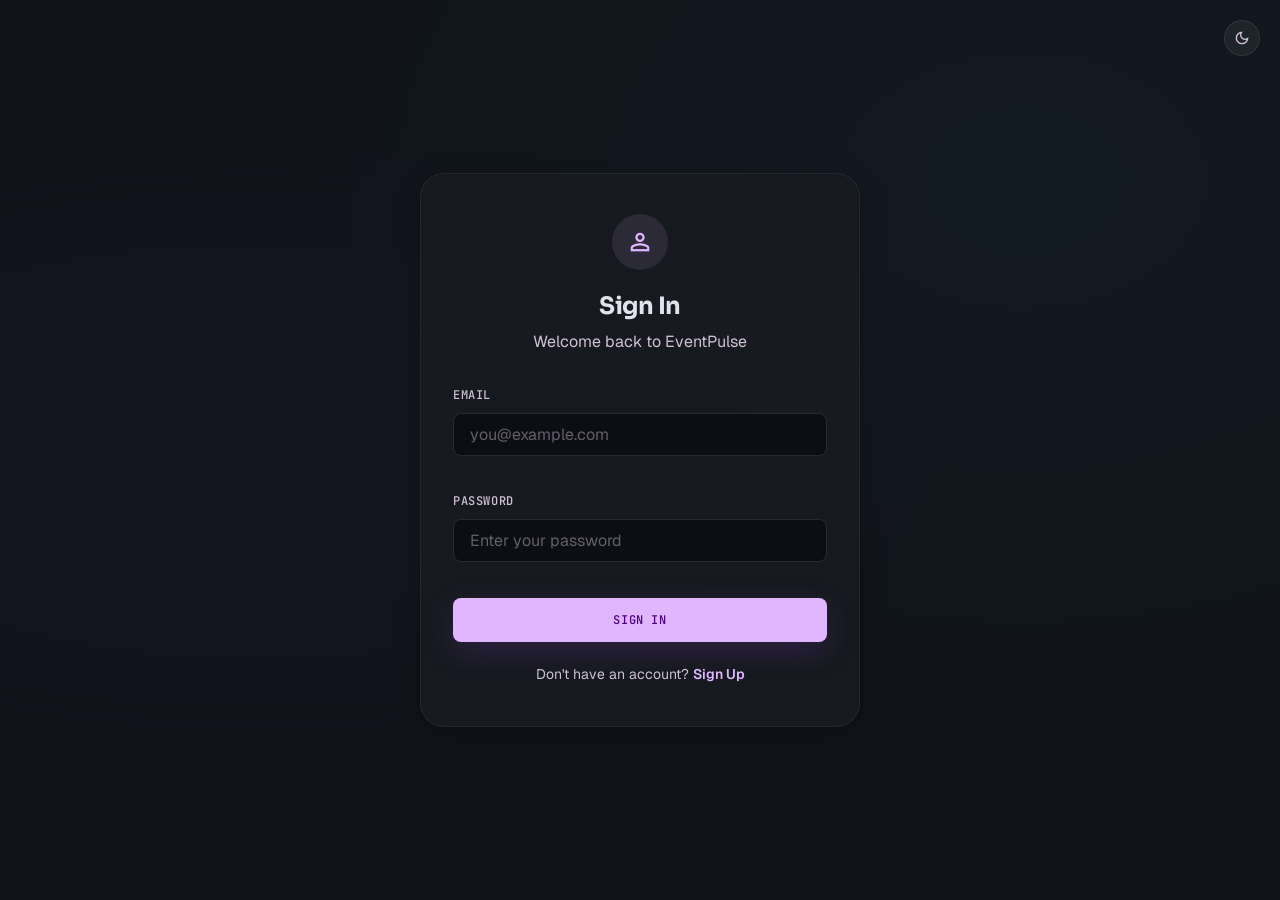
<file: registration.html>
<!DOCTYPE html>
<html lang="en">
<head>
  <meta charset="UTF-8">
  <meta name="viewport" content="width=device-width, initial-scale=1.0">
  <title>Register | EventPulse</title>
  <meta name="description" content="Register for an event on EventPulse.">
  <script>(function(){var t=localStorage.getItem('eventpulse_theme');if(t)document.documentElement.setAttribute('data-theme',t);})();</script>
  <script>(function(){if(!sessionStorage.getItem('eventpulse_user')){window.location.href='signin.html?redirect='+encodeURIComponent(window.location.pathname+window.location.search);}})();</script>
  <link rel="preconnect" href="https://fonts.googleapis.com">
  <link rel="preconnect" href="https://fonts.gstatic.com" crossorigin>
  <link href="https://fonts.googleapis.com/css2?family=Sora:wght@400;500;600;700;800&family=Geist:wght@400;500;600&family=JetBrains+Mono:wght@400;500;600&display=swap" rel="stylesheet">
  <link href="https://fonts.googleapis.com/css2?family=Material+Symbols+Outlined:opsz,wght,FILL@20..48,100..700,0..1" rel="stylesheet">
  <link rel="stylesheet" href="css/style.css">
  <link rel="stylesheet" href="css/responsive.css">
</head>
<body>

  <nav class="navbar">
    <div class="navbar-inner">
      <div class="navbar-left">
        <a href="index.html" class="navbar-brand">EventPulse</a>
        <div class="navbar-links">
          <a href="index.html" class="nav-link">Home</a>
          <a href="event-details.html" class="nav-link">Events</a>
          <a href="categories.html" class="nav-link">Categories</a>
          <a href="admin.html" class="nav-link">Admin</a>
          <a href="about.html" class="nav-link">About</a>
          <a href="my-events.html" class="nav-link my-events-link" style="display:none;">My Events</a>
        </div>
      </div>
      <div class="navbar-right">
        <button class="theme-toggle" onclick="toggleTheme()" id="themeToggle" aria-label="Toggle theme">
          <span class="material-symbols-outlined" style="font-size:18px;" id="themeIcon">dark_mode</span>
        </button>
        <button class="btn btn-primary elevated-shadow" id="navSignIn">Sign In</button>
        <button class="btn-icon" id="mobileMenuBtn" style="border-radius:50%;" aria-label="Open menu">
          <span class="material-symbols-outlined">menu</span>
        </button>
      </div>
    </div>
  </nav>

  <div class="mobile-nav-overlay" id="mobileNavOverlay"></div>
  <div class="mobile-nav-drawer" id="mobileNavDrawer">
    <div class="mobile-nav-header">
      <span class="navbar-brand">EventPulse</span>
      <button class="btn-icon" onclick="closeMobileNav()" style="border-radius:50%;" aria-label="Close menu">
        <span class="material-symbols-outlined">close</span>
      </button>
    </div>
    <nav class="mobile-nav-links">
      <a href="index.html" class="mobile-nav-link">
        <span class="material-symbols-outlined">home</span>Home
      </a>
      <a href="event-details.html" class="mobile-nav-link">
        <span class="material-symbols-outlined">event</span>Events
      </a>
      <a href="categories.html" class="mobile-nav-link">
        <span class="material-symbols-outlined">category</span>Categories
      </a>
      <a href="admin.html" class="mobile-nav-link">
        <span class="material-symbols-outlined">admin_panel_settings</span>Admin
      </a>
      <a href="about.html" class="mobile-nav-link">
        <span class="material-symbols-outlined">info</span>About
      </a>
      <a href="my-events.html" class="mobile-nav-link" id="mobileMyEvents" style="display:none;">
        <span class="material-symbols-outlined">event</span>My Events
      </a>
    </nav>
    <div style="padding:16px;border-top:1px solid var(--border-subtle);">
      <button class="btn btn-primary" style="width:100%;justify-content:center;">Sign In</button>
    </div>
  </div>

  <main style="min-height:100vh;padding:60px 0 80px;">
    <div class="container">
      <div style="max-width:560px;margin:0 auto;">
        <a href="event-details.html" style="display:inline-flex;align-items:center;gap:6px;color:var(--on-surface-variant);margin-bottom:24px;font-size:14px;">
          <span class="material-symbols-outlined" style="font-size:16px;">arrow_back</span>
          Back to Events
        </a>

        <div style="text-align:center;margin-bottom:32px;">
          <div style="width:56px;height:56px;border-radius:var(--radius-full);background:rgba(224,182,255,0.1);display:flex;align-items:center;justify-content:center;margin:0 auto 16px;">
            <span class="material-symbols-outlined" style="color:var(--primary);font-size:28px;">event</span>
          </div>
          <h1 class="display-lg-mobile" style="font-size:28px;margin-bottom:8px;">Register for Event</h1>
          <p class="body-md" style="color:var(--on-surface-variant);" id="regEventInfo">Loading event details...</p>
        </div>

        <div class="glass-panel" style="padding:32px;border-radius:var(--radius-xl);">
          <div style="display:flex;flex-direction:column;gap:20px;">
            <div class="form-group">
              <label class="form-label">Full Name <span style="color:var(--error);">*</span></label>
              <input type="text" id="regName" class="form-input" placeholder="Enter your full name">
            </div>
            <div class="form-group">
              <label class="form-label">Email Address <span style="color:var(--error);">*</span></label>
              <input type="email" id="regEmail" class="form-input" placeholder="you@example.com">
            </div>
            <div class="form-group">
              <label class="form-label">Phone Number <span style="color:var(--error);">*</span></label>
              <input type="tel" id="regPhone" class="form-input" placeholder="+1 (555) 000-0000">
            </div>
            <div class="form-group">
              <label class="form-label">Company / Organization</label>
              <input type="text" id="regCompany" class="form-input" placeholder="Optional">
            </div>
            <button type="button" class="btn btn-primary" id="submitRegistration" style="width:100%;justify-content:center;padding:14px;font-size:14px;margin-top:8px;">
              Complete Registration
              <span class="material-symbols-outlined" style="font-size:16px;">arrow_forward</span>
            </button>
          </div>
        </div>
      </div>
    </div>
  </main>

  <!-- Confirmation Modal -->
  <div class="modal-overlay" id="confirmModal">
    <div class="modal-backdrop" onclick="closeConfirmModal(event)"></div>
    <div class="modal-container" style="max-width:440px;">
      <div class="modal-content">
        <div class="modal-header" style="border:none;padding:12px 12px 0;display:flex;justify-content:flex-end;">
          <button class="btn-icon" onclick="closeConfirmModal(event)" style="border-radius:50%;" aria-label="Close">
            <span class="material-symbols-outlined">close</span>
          </button>
        </div>
        <div class="modal-body" style="text-align:center;padding:0 32px 40px;">
          <div class="confirm-icon success">
            <span class="material-symbols-outlined">check_circle</span>
          </div>
          <h3 class="headline-md" style="margin-bottom:8px;">You're Registered!</h3>
          <p class="body-md" style="color:var(--on-surface-variant);margin-bottom:24px;">
            You have successfully registered for <strong style="color:var(--on-surface);" id="confirmEventName">the event</strong>.
          </p>
          <p class="body-md" style="color:var(--on-surface-variant);margin-bottom:24px;font-size:14px;" id="confirmDetails"></p>
          <div style="display:flex;flex-direction:column;gap:12px;">
            <a href="event-details.html" class="btn btn-primary" style="width:100%;justify-content:center;">
              Browse Events
              <span class="material-symbols-outlined" style="font-size:16px;">arrow_forward</span>
            </a>
            <a href="my-events.html" class="btn btn-outline" style="width:100%;justify-content:center;">
              View My Events
            </a>
            <a href="index.html" class="btn btn-outline" style="width:100%;justify-content:center;">
              Back to Home
            </a>
          </div>
        </div>
      </div>
    </div>
  </div>

  <footer class="site-footer">
    <div class="container site-footer-inner">
      <div style="display:flex;flex-direction:column;gap:8px;text-align:center;">
        <span class="headline-md" style="font-weight:800;color:var(--primary);">EventPulse</span>
        <p style="color:var(--on-surface-variant);max-width:320px;margin:0 auto;">Connecting people through extraordinary shared experiences since 2024.</p>
      </div>
      <div class="site-footer-links">
        <a href="about.html" class="label-sm footer-link" style="color:var(--on-surface-variant);">About</a>
        <a href="#" class="label-sm footer-link" style="color:var(--on-surface-variant);" data-open-contact>Contact</a>
        <a href="privacy.html" class="label-sm footer-link" style="color:var(--on-surface-variant);">Privacy Policy</a>
        <a href="terms.html" class="label-sm footer-link" style="color:var(--on-surface-variant);">Terms of Service</a>
        <a href="help.html" class="label-sm footer-link" style="color:var(--on-surface-variant);">Help Center</a>
        <a href="partner.html" class="label-sm footer-link" style="color:var(--on-surface-variant);">Partner Program</a>
      </div>
      <div class="site-footer-bottom">
        <p class="label-sm" style="color:var(--on-surface-variant);opacity:0.7;">&copy; 2024 EventPulse Ecosystem. All rights reserved.</p>
      </div>
    </div>
  </footer>

  <script src="js/utils/theme.js"></script>
  <script src="js/utils/authNav.js"></script>
  <script src="js/data/events.js"></script>
  <script src="js/utils/storage.js"></script>
  <script src="js/utils/helpers.js"></script>
  <script src="js/utils/authNav.js"></script>
  <script src="js/utils/mobileNav.js"></script>
  <script src="js/utils/toast.js"></script>
  <script src="js/registration.js"></script>
</body>
</html>
</file>
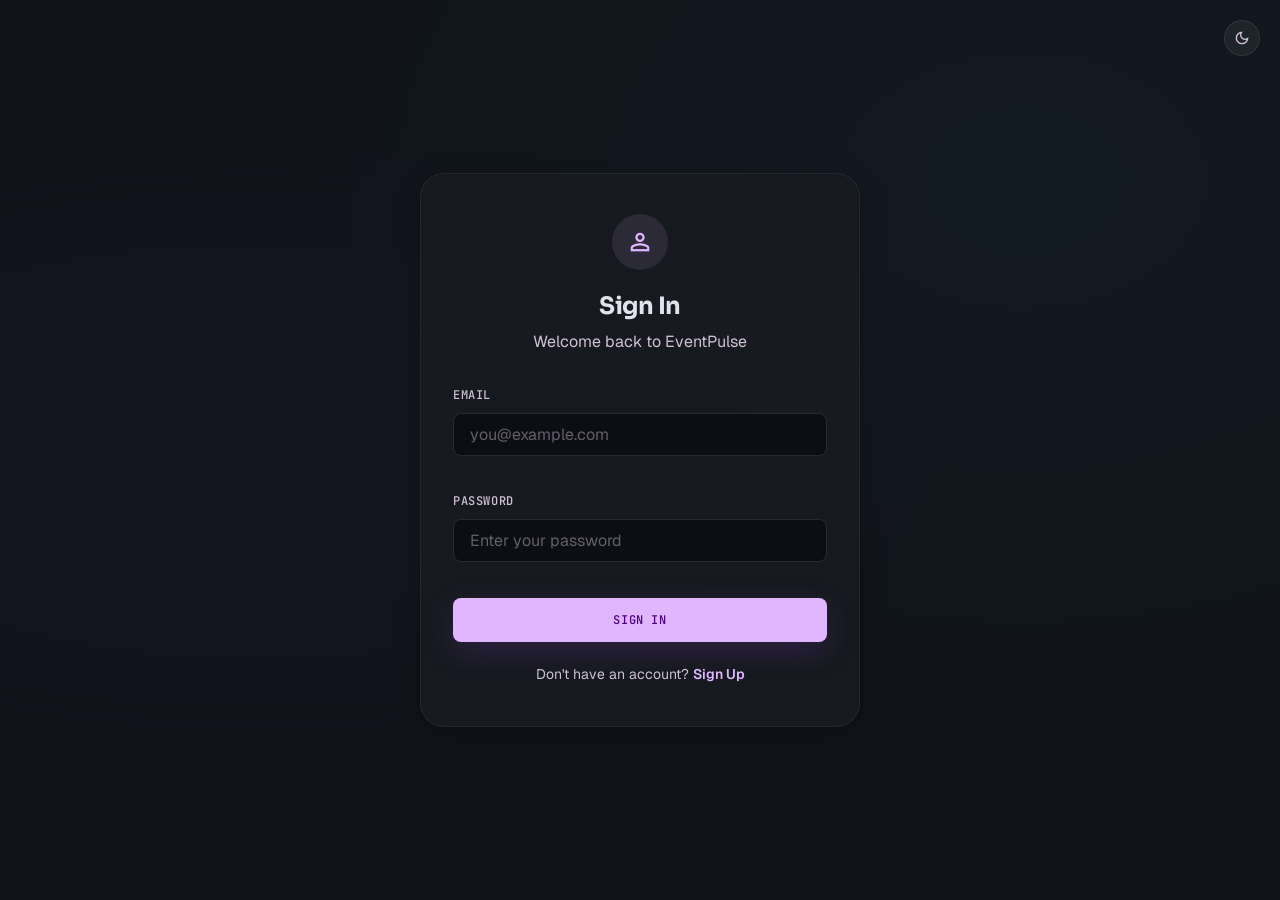
<file: signin.html>
<!DOCTYPE html>
<html lang="en">
<head>
  <meta charset="UTF-8">
  <meta name="viewport" content="width=device-width, initial-scale=1.0">
  <title>Sign In | EventPulse</title>
  <meta name="description" content="Sign in or create an account on EventPulse.">
  <script>(function(){var t=localStorage.getItem('eventpulse_theme');if(t)document.documentElement.setAttribute('data-theme',t);})();</script>
  <link rel="preconnect" href="https://fonts.googleapis.com">
  <link rel="preconnect" href="https://fonts.gstatic.com" crossorigin>
  <link href="https://fonts.googleapis.com/css2?family=Sora:wght@400;500;600;700;800&family=Geist:wght@400;500;600&family=JetBrains+Mono:wght@400;500;600&display=swap" rel="stylesheet">
  <link href="https://fonts.googleapis.com/css2?family=Material+Symbols+Outlined:opsz,wght,FILL@20..48,100..700,0..1" rel="stylesheet">
  <link rel="stylesheet" href="css/style.css">
  <link rel="stylesheet" href="css/responsive.css">
</head>
<body>

  <button class="theme-toggle" onclick="toggleTheme()" id="themeToggle" aria-label="Toggle theme" style="position:fixed;top:20px;right:20px;z-index:100;">
    <span class="material-symbols-outlined" style="font-size:18px;" id="themeIcon">dark_mode</span>
  </button>

  <main style="min-height:100vh;display:flex;align-items:center;justify-content:center;padding:20px;">
    <div class="glass-panel" style="max-width:440px;width:100%;padding:40px 32px;border-radius:var(--radius-xl);">
      <div style="text-align:center;margin-bottom:32px;">
        <div style="width:56px;height:56px;border-radius:var(--radius-full);background:rgba(224,182,255,0.1);display:flex;align-items:center;justify-content:center;margin:0 auto 16px;">
          <span class="material-symbols-outlined" style="color:var(--primary);font-size:28px;">person</span>
        </div>
        <h1 class="display-lg-mobile" style="font-size:24px;margin-bottom:4px;" id="authTitle">Sign In</h1>
        <p class="body-md" style="color:var(--on-surface-variant);" id="authSubtitle">Welcome back to EventPulse</p>
      </div>

      <div id="loginForm">
        <div style="display:flex;flex-direction:column;gap:20px;">
          <div class="form-group">
            <label class="form-label" id="loginEmailLabel">Email</label>
            <input type="text" id="loginEmail" class="form-input" placeholder="you@example.com">
          </div>
          <div class="form-group">
            <label class="form-label">Password</label>
            <input type="password" id="loginPassword" class="form-input" placeholder="Enter your password">
          </div>
          <button type="button" class="btn btn-primary" id="loginBtn" style="width:100%;justify-content:center;padding:14px;">Sign In</button>
          <p class="body-md" style="text-align:center;color:var(--on-surface-variant);font-size:14px;">
            Don't have an account? <a href="#" id="showSignup" style="color:var(--primary);font-weight:600;">Sign Up</a>
          </p>
        </div>
      </div>

      <div id="signupForm" style="display:none;">
        <div style="display:flex;flex-direction:column;gap:20px;">
          <div class="form-group" id="signupRoleGroup">
            <label class="form-label">Register As</label>
            <select id="signupRole" class="form-input" style="background:var(--surface-container-low);color:var(--on-surface);cursor:pointer;">
              <option value="user">User</option>
              <option value="admin">Admin</option>
              <option value="partner">Partner</option>
            </select>
          </div>

          <div id="standardSignupFields" style="display:flex;flex-direction:column;gap:20px;">
            <div class="form-group">
              <label class="form-label">Full Name</label>
              <input type="text" id="signupName" class="form-input" placeholder="John Doe">
            </div>
            <div class="form-group">
              <label class="form-label">Email</label>
              <input type="email" id="signupEmail" class="form-input" placeholder="you@example.com">
            </div>
            <div class="form-group">
              <label class="form-label">Password</label>
              <input type="password" id="signupPassword" class="form-input" placeholder="Min. 6 characters">
            </div>
          </div>

          <div id="adminSignupFields" style="display:none;flex-direction:column;gap:20px;">
            <div class="form-group">
              <label class="form-label">Admin User</label>
              <input type="text" id="adminSignupUser" class="form-input" placeholder="e.g. SuperAdmin">
            </div>
            <div class="form-group">
              <label class="form-label">Admin ID</label>
              <input type="text" id="adminSignupId" class="form-input" placeholder="Must be 'admin'">
            </div>
            <div class="form-group">
              <label class="form-label">Admin Password</label>
              <input type="password" id="adminSignupPassword" class="form-input" placeholder="Must be 'admin123'">
            </div>
            <div class="form-group">
              <label class="form-label">Admin Photo (Optional)</label>
              <input type="file" id="adminSignupPhoto" class="form-input" accept="image/*" style="padding:8px 12px;height:auto;">
            </div>
          </div>

          <button type="button" class="btn btn-primary" id="signupBtn" style="width:100%;justify-content:center;padding:14px;">Create Account</button>
          <p class="body-md" style="text-align:center;color:var(--on-surface-variant);font-size:14px;">
            Already have an account? <a href="#" id="showLogin" style="color:var(--primary);font-weight:600;">Sign In</a>
          </p>
        </div>
      </div>

      <div id="profileView" style="display:none;">
        <div style="text-align:center;margin-bottom:24px;">
          <div style="width:72px;height:72px;border-radius:50%;background:linear-gradient(135deg,var(--primary),var(--secondary));display:flex;align-items:center;justify-content:center;margin:0 auto 16px;">
            <span class="material-symbols-outlined" style="color:#fff;font-size:36px;">person</span>
          </div>
          <h2 style="font-size:20px;margin-bottom:4px;" id="profileName">User</h2>
          <p class="body-md" style="color:var(--on-surface-variant);" id="profileEmail">user@example.com</p>
        </div>
        <a href="my-events.html" class="btn btn-outline" style="width:100%;justify-content:center;padding:14px;margin-bottom:12px;">My Events</a>
        <button type="button" class="btn btn-outline" id="logoutBtn" style="width:100%;justify-content:center;padding:14px;color:var(--error);border-color:rgba(255,180,171,0.3);">Sign Out</button>
      </div>

      <div id="authError" style="display:none;margin-top:16px;padding:12px;border-radius:var(--radius-md);background:rgba(255,180,171,0.1);color:var(--error);text-align:center;font-size:14px;"></div>
    </div>
  </main>

  <script src="js/utils/theme.js"></script>
  <script src="js/utils/storage.js"></script>
  <script src="js/signin.js"></script>
</body>
</html>
</file>
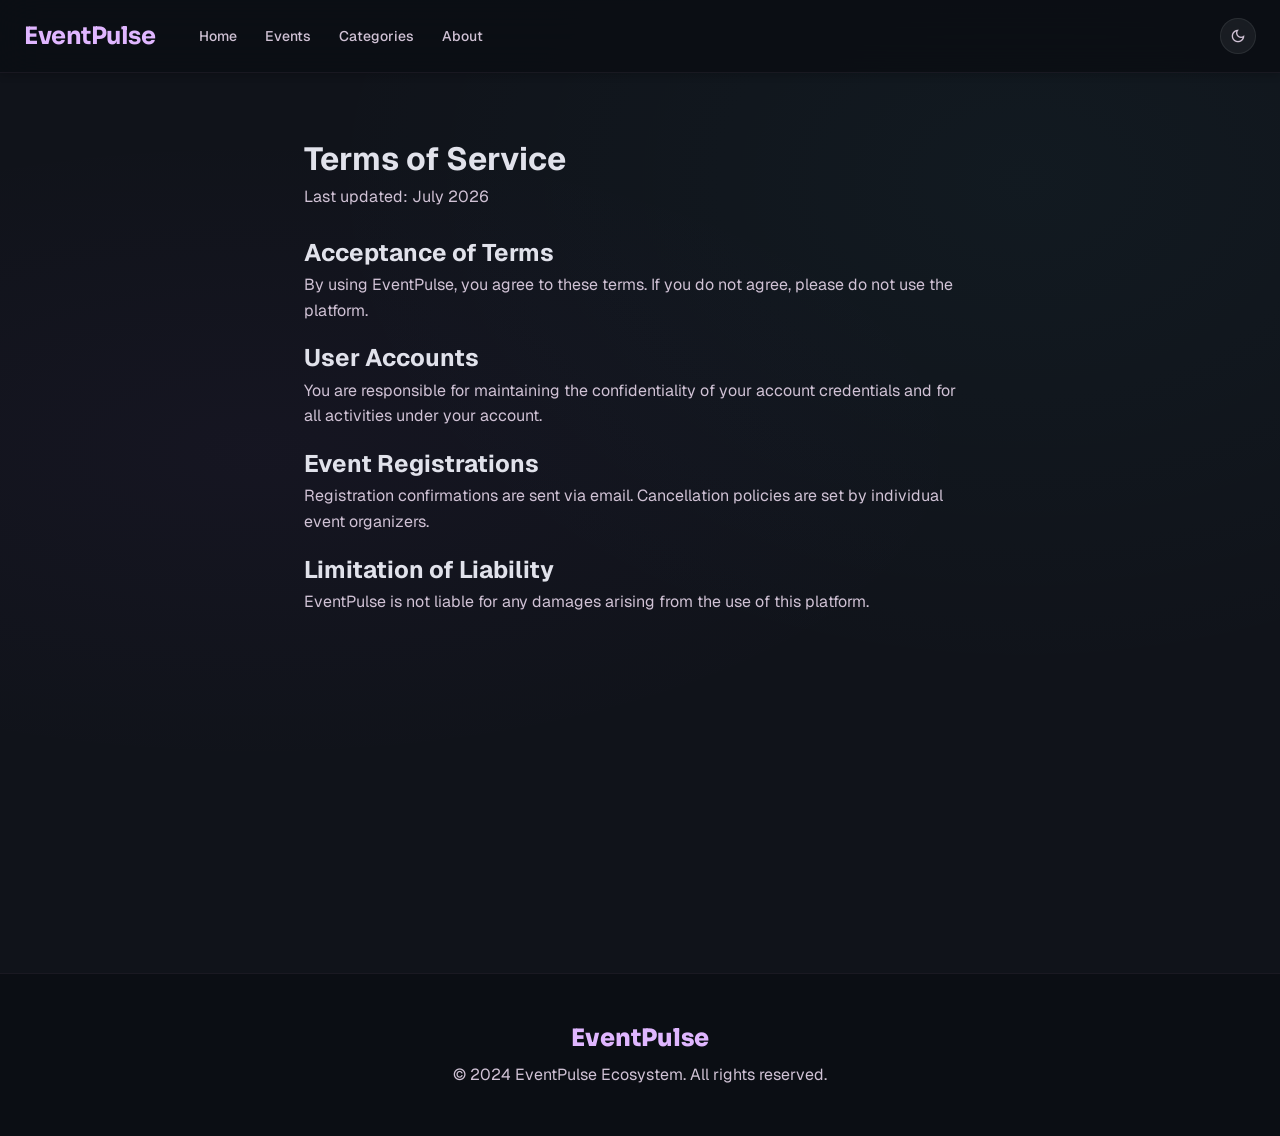
<file: terms.html>
<!DOCTYPE html>
<html lang="en">
<head>
  <meta charset="UTF-8">
  <meta name="viewport" content="width=device-width, initial-scale=1.0">
  <title>Terms of Service | EventPulse</title>
  <meta name="description" content="EventPulse Terms of Service.">
  <script>(function(){var t=localStorage.getItem('eventpulse_theme');if(t)document.documentElement.setAttribute('data-theme',t);})();</script>
  <link rel="preconnect" href="https://fonts.googleapis.com"><link rel="preconnect" href="https://fonts.gstatic.com" crossorigin>
  <link href="https://fonts.googleapis.com/css2?family=Sora:wght@400;500;600;700;800&family=Geist:wght@400;500;600&display=swap" rel="stylesheet">
  <link href="https://fonts.googleapis.com/css2?family=Material+Symbols+Outlined:opsz,wght,FILL@20..48,100..700,0..1" rel="stylesheet">
  <link rel="stylesheet" href="css/style.css"><link rel="stylesheet" href="css/responsive.css">
</head>
<body>
  <nav class="navbar"><div class="navbar-inner"><div class="navbar-left"><a href="index.html" class="navbar-brand">EventPulse</a><div class="navbar-links"><a href="index.html" class="nav-link">Home</a><a href="event-details.html" class="nav-link">Events</a><a href="categories.html" class="nav-link">Categories</a><a href="about.html" class="nav-link">About</a></div></div><div class="navbar-right"><button class="theme-toggle" onclick="toggleTheme()" aria-label="Toggle theme"><span class="material-symbols-outlined" style="font-size:18px;" id="themeIcon">dark_mode</span></button></div></div></nav>
  <main style="min-height:100vh;padding:60px 0;"><div class="container" style="max-width:720px;"><h1>Terms of Service</h1><p style="color:var(--on-surface-variant);margin-bottom:24px;">Last updated: July 2026</p><h2>Acceptance of Terms</h2><p style="color:var(--on-surface-variant);margin-bottom:16px;">By using EventPulse, you agree to these terms. If you do not agree, please do not use the platform.</p><h2>User Accounts</h2><p style="color:var(--on-surface-variant);margin-bottom:16px;">You are responsible for maintaining the confidentiality of your account credentials and for all activities under your account.</p><h2>Event Registrations</h2><p style="color:var(--on-surface-variant);margin-bottom:16px;">Registration confirmations are sent via email. Cancellation policies are set by individual event organizers.</p><h2>Limitation of Liability</h2><p style="color:var(--on-surface-variant);margin-bottom:16px;">EventPulse is not liable for any damages arising from the use of this platform.</p></div></main>
  <footer class="site-footer"><div class="container site-footer-inner"><div style="display:flex;flex-direction:column;gap:8px;text-align:center;"><span class="headline-md" style="font-weight:800;color:var(--primary);">EventPulse</span><p style="color:var(--on-surface-variant);">&copy; 2024 EventPulse Ecosystem. All rights reserved.</p></div></div></footer>
  <script src="js/utils/theme.js"></script>
</body>
</html>
</file>
<file: css/style.css>
*,
*::before,
*::after {
  box-sizing: border-box;
  margin: 0;
  padding: 0;
}

:root {
  --surface-dim: #10131a;
  --surface: #10131a;
  --surface-bright: #363940;
  --surface-container-lowest: #0b0e14;
  --surface-container-low: #191c22;
  --surface-container: #1d2026;
  --surface-container-high: #272a31;
  --surface-container-highest: #32353c;
  --on-surface: #e1e2eb;
  --on-surface-variant: #d0c2d5;
  --inverse-surface: #e1e2eb;
  --inverse-on-surface: #2e3037;
  --outline: #998d9e;
  --outline-variant: #4d4353;
  --surface-tint: #e0b6ff;
  --primary: #e0b6ff;
  --on-primary: #4c007d;
  --primary-container: #9d4edd;
  --on-primary-container: #fffdff;
  --inverse-primary: #8433c4;
  --secondary: #45f0f4;
  --on-secondary: #003738;
  --secondary-container: #00d3d7;
  --on-secondary-container: #005658;
  --tertiary: #abd600;
  --on-tertiary: #283500;
  --tertiary-container: #647f00;
  --on-tertiary-container: #fffff0;
  --error: #ffb4ab;
  --on-error: #690005;
  --error-container: #93000a;
  --on-error-container: #ffdad6;
  --primary-fixed: #f2daff;
  --primary-fixed-dim: #e0b6ff;
  --secondary-fixed: #52f9fc;
  --secondary-fixed-dim: #1edce0;
  --tertiary-fixed: #c3f400;
  --tertiary-fixed-dim: #abd600;
  --background: #10131a;
  --on-background: #e1e2eb;
  --surface-variant: #32353c;
  /* Semantic design tokens */
  --border-subtle: rgba(77, 67, 83, 0.22);
  --border-medium: rgba(77, 67, 83, 0.35);
  --border-strong: rgba(77, 67, 83, 0.5);
  --glass-bg: rgba(25, 28, 34, 0.78);
  --glass-bg-elevated: rgba(29, 32, 38, 0.82);
  --glass-border: rgba(255, 255, 255, 0.06);
  --navbar-bg: rgba(11, 14, 20, 0.88);
  --overlay-bg: rgba(16, 19, 26, 0.72);
  --modal-header-bg: rgba(39, 42, 49, 0.55);
  --modal-footer-bg: rgba(25, 28, 34, 0.55);
  --input-bg: var(--surface-container-lowest);
  --input-border: rgba(77, 67, 83, 0.5);
  --input-placeholder: rgba(208, 194, 213, 0.45);
  --card-bg: var(--surface-container-low);
  --badge-bg: rgba(50, 53, 60, 0.92);
  --hero-overlay: linear-gradient(to top, rgba(16, 19, 26, 0.92) 0%, rgba(16, 19, 26, 0.35) 45%, transparent 100%);
  --shadow-sm: 0 2px 8px rgba(0, 0, 0, 0.2);
  --shadow-md: 0 8px 24px rgba(0, 0, 0, 0.28);
  --shadow-lg: 0 16px 48px rgba(0, 0, 0, 0.35);
  --shadow-primary: 0 10px 30px rgba(157, 78, 221, 0.18);
  --body-glow-1: rgba(157, 78, 221, 0.04);
  --body-glow-2: rgba(69, 240, 244, 0.03);
  --hover-fill: rgba(255, 255, 255, 0.05);
  --active-fill: rgba(224, 182, 255, 0.12);
  --radius-sm: 0.25rem;
  --radius: 0.5rem;
  --radius-md: 0.75rem;
  --radius-lg: 1rem;
  --radius-xl: 1.5rem;
  --radius-full: 9999px;
  --font-sora: 'Sora', sans-serif;
  --font-geist: 'Geist', sans-serif;
  --font-mono: 'JetBrains Mono', monospace;
  --theme-transition: background-color 0.28s ease, color 0.28s ease, border-color 0.28s ease, box-shadow 0.28s ease;
  color-scheme: dark;
}

[data-theme="light"] {
  --surface-dim: #e8e4f0;
  --surface: #f5f3f7;
  --surface-bright: #ffffff;
  --surface-container-lowest: #ffffff;
  --surface-container-low: #f0edf5;
  --surface-container: #e9e5f0;
  --surface-container-high: #ddd8e8;
  --surface-container-highest: #d0cadd;
  --on-surface: #1c1b1f;
  --on-surface-variant: #49454f;
  --inverse-surface: #313033;
  --inverse-on-surface: #f2eef7;
  --outline: #7a7582;
  --outline-variant: #c7c0d0;
  --surface-tint: #6750a4;
  --primary: #6750a4;
  --on-primary: #ffffff;
  --primary-container: #eaddff;
  --on-primary-container: #21005d;
  --inverse-primary: #d0bcff;
  --secondary: #0f766e;
  --on-secondary: #ffffff;
  --secondary-container: #ccfbf1;
  --on-secondary-container: #134e4a;
  --tertiary: #9a3412;
  --on-tertiary: #ffffff;
  --tertiary-container: #ffedd5;
  --on-tertiary-container: #7c2d12;
  --error: #b3261e;
  --on-error: #ffffff;
  --error-container: #f9dedc;
  --on-error-container: #410e0b;
  --primary-fixed: #eaddff;
  --primary-fixed-dim: #d0bcff;
  --secondary-fixed: #ccfbf1;
  --secondary-fixed-dim: #99f6e4;
  --tertiary-fixed: #ffedd5;
  --tertiary-fixed-dim: #fed7aa;
  --background: #f7f5fa;
  --on-background: #1c1b1f;
  --surface-variant: #e7e0ec;
  --border-subtle: rgba(73, 69, 79, 0.12);
  --border-medium: rgba(73, 69, 79, 0.18);
  --border-strong: rgba(73, 69, 79, 0.28);
  --glass-bg: rgba(255, 255, 255, 0.82);
  --glass-bg-elevated: rgba(255, 255, 255, 0.92);
  --glass-border: rgba(103, 80, 164, 0.14);
  --navbar-bg: rgba(255, 255, 255, 0.9);
  --overlay-bg: rgba(28, 27, 31, 0.45);
  --modal-header-bg: rgba(239, 236, 244, 0.9);
  --modal-footer-bg: rgba(239, 236, 244, 0.85);
  --input-bg: #ffffff;
  --input-border: rgba(73, 69, 79, 0.22);
  --input-placeholder: rgba(73, 69, 79, 0.45);
  --card-bg: #ffffff;
  --badge-bg: rgba(255, 255, 255, 0.92);
  --hero-overlay: linear-gradient(to top, rgba(28, 27, 31, 0.78) 0%, rgba(28, 27, 31, 0.28) 45%, transparent 100%);
  --shadow-sm: 0 2px 8px rgba(28, 27, 31, 0.06);
  --shadow-md: 0 8px 24px rgba(28, 27, 31, 0.08);
  --shadow-lg: 0 16px 40px rgba(28, 27, 31, 0.1);
  --shadow-primary: 0 10px 28px rgba(103, 80, 164, 0.15);
  --body-glow-1: rgba(103, 80, 164, 0.06);
  --body-glow-2: rgba(15, 118, 110, 0.04);
  --hover-fill: rgba(103, 80, 164, 0.06);
  --active-fill: rgba(103, 80, 164, 0.1);
  color-scheme: light;
}

html { scroll-behavior: smooth; }

body {
  font-family: var(--font-geist), sans-serif;
  background-color: var(--background);
  color: var(--on-background);
  line-height: 1.6;
  -webkit-font-smoothing: antialiased;
  background-image: radial-gradient(ellipse at 20% 50%, var(--body-glow-1) 0%, transparent 50%),
                    radial-gradient(ellipse at 80% 20%, var(--body-glow-2) 0%, transparent 50%);
  background-attachment: fixed;
  transition: var(--theme-transition);
}

a { text-decoration: none; color: inherit; }
ul { list-style: none; }
img { max-width: 100%; display: block; }
input, select, textarea, button { font-family: inherit; outline: none; }

::-webkit-scrollbar { width: 6px; height: 6px; }
::-webkit-scrollbar-track { background: var(--surface-container-low); }
::-webkit-scrollbar-thumb { background: var(--outline-variant); border-radius: 10px; }
::-webkit-scrollbar-thumb:hover { background: var(--outline); }

.container { max-width: 1280px; margin: 0 auto; padding: 0 24px; }

.glass-panel {
  background: var(--glass-bg);
  backdrop-filter: blur(14px);
  -webkit-backdrop-filter: blur(14px);
  border: 1px solid var(--glass-border);
  box-shadow: var(--shadow-md);
  transition: var(--theme-transition);
}
.glass-card {
  background: var(--glass-bg-elevated);
  backdrop-filter: blur(16px);
  -webkit-backdrop-filter: blur(16px);
  border: 1px solid var(--glass-border);
  box-shadow: var(--shadow-md);
  transition: var(--theme-transition);
}
.elevated-shadow { box-shadow: var(--shadow-primary); }
.soft-shadow { box-shadow: var(--shadow-sm); }
.primary-glow { box-shadow: 0 0 20px rgba(157,78,221,0.3); }
[data-theme="light"] .primary-glow { box-shadow: 0 0 20px rgba(103,80,164,0.2); }
.hide-scrollbar::-webkit-scrollbar { display: none; }
.hide-scrollbar { -ms-overflow-style: none; scrollbar-width: none; }
.glass-border-light { border: 1px solid var(--glass-border); }
.glass-border-primary { border: 1px solid rgba(224,182,255,0.18); }
[data-theme="light"] .glass-border-primary { border-color: rgba(103,80,164,0.2); }
.inner-glow {
  box-shadow: inset 0 1px 0 var(--glass-border), var(--shadow-md);
}
.hero-gradient {
  background: radial-gradient(circle at 70% 30%, rgba(157, 78, 221, 0.28) 0%, var(--background) 100%);
}

[data-theme="light"] .hero-gradient {
  background: radial-gradient(circle at 70% 30%, rgba(103, 80, 164, 0.14) 0%, var(--background) 100%);
}

/* Focus visible for accessibility */
:focus-visible {
  outline: 2px solid var(--primary);
  outline-offset: 2px;
  border-radius: 4px;
}
.btn:focus-visible, .btn-icon:focus-visible, .chat-fab:focus-visible, .chat-action-btn:focus-visible {
  outline: 2px solid var(--primary);
  outline-offset: 2px;
}
.form-input:focus-visible {
  outline: none;
  box-shadow: 0 0 0 2px var(--primary), 0 0 0 4px rgba(224, 182, 255, 0.15);
}

/* Theme toggle button */
.theme-toggle {
  width: 36px; height: 36px; border-radius: var(--radius-full);
  background: rgba(255,255,255,0.06); border: 1px solid rgba(255,255,255,0.08);
  color: var(--on-surface-variant); cursor: pointer; display: flex;
  align-items: center; justify-content: center; transition: all 0.3s;
  font-size: 18px;
}
.theme-toggle:hover { background: rgba(255,255,255,0.1); color: var(--primary); }
[data-theme="light"] .theme-toggle { background: rgba(0,0,0,0.05); border-color: rgba(0,0,0,0.08); }
[data-theme="light"] .theme-toggle:hover { background: rgba(0,0,0,0.08); }

/* Empty state */
.empty-state {
  display: flex; flex-direction: column; align-items: center; justify-content: center;
  padding: 64px 24px; text-align: center;
}
.empty-state-icon {
  width: 80px; height: 80px; border-radius: var(--radius-full);
  background: var(--surface-container); display: flex; align-items: center;
  justify-content: center; margin-bottom: 24px; border: 1px solid var(--border-subtle);
}
.empty-state h3 { font-family: var(--font-sora); font-size: 20px; font-weight: 600; margin-bottom: 8px; }
.empty-state p { color: var(--on-surface-variant); margin-bottom: 24px; max-width: 400px; }

/* Confirmation modal specifics */
.confirm-icon {
  width: 56px; height: 56px; border-radius: var(--radius-full);
  background: rgba(224,182,255,0.12); display: flex; align-items: center;
  justify-content: center; margin: 0 auto 16px;
}
.confirm-icon.success { background: rgba(171,214,0,0.12); }
.confirm-icon .material-symbols-outlined { font-size: 28px; color: var(--tertiary); }

/* Typography */
.display-lg { font-family: var(--font-sora); font-size: 48px; font-weight: 700; line-height: 56px; letter-spacing: -0.02em; }
.display-lg-mobile { font-family: var(--font-sora); font-size: 32px; font-weight: 700; line-height: 40px; letter-spacing: -0.02em; }
.headline-md { font-family: var(--font-sora); font-size: 24px; font-weight: 600; line-height: 32px; }
.body-lg { font-family: var(--font-geist); font-size: 18px; font-weight: 400; line-height: 28px; }
.body-md { font-family: var(--font-geist); font-size: 16px; font-weight: 400; line-height: 24px; }
.label-sm { font-family: var(--font-mono); font-size: 12px; font-weight: 500; line-height: 16px; letter-spacing: 0.05em; text-transform: uppercase; }

/* Navbar */
.navbar {
  width: 100%; position: sticky; top: 0; z-index: 50;
  background: var(--navbar-bg);
  backdrop-filter: blur(20px);
  -webkit-backdrop-filter: blur(20px);
  border-bottom: 1px solid var(--border-subtle);
  box-shadow: var(--shadow-sm);
  transition: var(--theme-transition);
}
.navbar.scrolled { box-shadow: var(--shadow-md); }
.navbar-inner {
  display: flex; align-items: center; justify-content: space-between;
  gap: 16px; padding: 12px 24px; max-width: 1280px; margin: 0 auto; min-height: 72px;
}
.navbar-brand {
  font-family: var(--font-sora); font-size: 24px; font-weight: 700;
  color: var(--primary); letter-spacing: -0.02em; transition: transform 0.2s ease, color 0.2s ease;
}
.navbar-brand:hover { color: var(--secondary); transform: translateY(-1px); }
.navbar-left { display: flex; align-items: center; gap: 24px; flex: 1; min-width: 0; }
.navbar-right { display: flex; align-items: center; gap: 12px; flex-shrink: 0; }
.navbar-actions { display: flex; align-items: center; gap: 12px; flex-shrink: 0; }
.navbar-search {
  display: flex; align-items: center; gap: 8px;
  background: var(--surface-container); padding: 8px 16px;
  border-radius: var(--radius-full); border: 1px solid var(--border-medium);
  flex: 1; max-width: 480px; transition: all 0.2s; position: relative;
}
.navbar-search:focus-within { border-color: var(--primary); background: var(--surface-container); }
.navbar-search input {
  background: transparent; border: none; color: var(--on-surface);
  font-family: var(--font-geist); font-size: 16px; width: 100%;
}
.navbar-search input::placeholder { color: var(--outline); }

/* Buttons */
.btn {
  display: inline-flex; align-items: center; gap: 8px;
  padding: 10px 24px; border: none; border-radius: var(--radius);
  cursor: pointer; font-family: var(--font-mono); font-size: 12px;
  font-weight: 500; letter-spacing: 0.05em; text-transform: uppercase;
  transition: all 0.15s; white-space: nowrap;
}
.btn:active { transform: scale(0.95); }
.btn-primary { background: var(--primary); color: var(--on-primary); box-shadow: var(--shadow-primary); }
.btn-primary:hover { background: var(--primary-container); color: var(--on-primary-container); }
.btn-outline { background: transparent; border: 1px solid var(--outline-variant); color: var(--on-surface); }
.btn-outline:hover { background: var(--surface-container-high); }
.btn-danger { background: var(--error); color: var(--on-error); }
.btn-danger:hover { background: var(--error-container); color: var(--on-error-container); }
.btn-icon {
  width: 32px; height: 32px; display: flex; align-items: center; justify-content: center;
  border: 1px solid var(--border-medium); border-radius: var(--radius);
  cursor: pointer; background: var(--surface-container-lowest); color: var(--on-surface-variant);
  transition: all 0.15s;
}
.btn-icon:hover { color: var(--primary); border-color: var(--primary); background: var(--active-fill); }
.btn-icon.danger:hover { color: var(--error); border-color: var(--error); background: rgba(255,180,171,0.1); }

/* Event Card */
.event-card {
  min-width: 280px; width: 280px; cursor: pointer; scroll-snap-align: start;
  transition: transform 0.3s, opacity 0.35s ease;
  color: inherit;
}
.event-card.is-hidden { display: none; }
.event-card.fade-in { animation: cardFadeIn 0.35s ease; }
@keyframes cardFadeIn {
  from { opacity: 0; transform: translateY(8px); }
  to { opacity: 1; transform: translateY(0); }
}
.event-card:hover { transform: translateY(-4px); }
.event-card-image {
  height: 380px; border-radius: var(--radius-xl); overflow: hidden;
  position: relative; margin-bottom: 16px; background: var(--surface-container);
  display: flex; align-items: center; justify-content: center;
  border: 1px solid var(--border-subtle); box-shadow: var(--shadow-sm);
}
.event-card-image img { width: 100%; height: 100%; object-fit: cover; transition: transform 0.5s; }
.event-card:hover .event-card-image img { transform: scale(1.05); }
.event-card-badge {
  position: absolute; bottom: 0; width: 100%;
  background: var(--badge-bg); backdrop-filter: blur(6px);
  text-align: center; padding: 8px; font-family: var(--font-mono);
  font-size: 12px; color: var(--on-surface); letter-spacing: 0.05em; text-transform: uppercase;
  border-top: 1px solid var(--border-subtle);
}
.event-card-title {
  font-family: var(--font-sora); font-size: 18px; font-weight: 600;
  color: var(--on-surface); margin-bottom: 4px; transition: color 0.2s;
  overflow: hidden; text-overflow: ellipsis; white-space: nowrap;
}
.event-card:hover .event-card-title { color: var(--primary); }
.event-card-meta { color: var(--on-surface-variant); font-size: 14px; overflow: hidden; text-overflow: ellipsis; white-space: nowrap; }
.event-card-meta + .event-card-meta { margin-top: 2px; }

/* Category Grid */
.category-grid { display: grid; grid-template-columns: repeat(2,1fr); gap: 16px; }
@media (min-width: 768px) { .category-grid { grid-template-columns: repeat(4,1fr); } }
@media (min-width: 1024px) { .category-grid { grid-template-columns: repeat(5,1fr); } }
.category-card {
  aspect-ratio: 4/3; border-radius: var(--radius-xl); overflow: hidden; position: relative;
  cursor: pointer; transition: transform 0.3s, box-shadow 0.3s, outline-color 0.2s;
  border: none; padding: 0; width: 100%; text-align: inherit; display: block;
  box-shadow: var(--shadow-sm);
}
.category-card:hover { transform: scale(1.02); box-shadow: var(--shadow-md); }
.category-card.active {
  outline: 2px solid var(--primary);
  outline-offset: 3px;
  box-shadow: var(--shadow-primary);
}
.category-card-overlay {
  position: absolute; inset: 0; display: flex; flex-direction: column;
  align-items: center; justify-content: center; padding: 16px; text-align: center; z-index: 1;
}
.category-card-overlay .icon { font-size: 36px; margin-bottom: 8px; }
.category-card-overlay .label { font-family: var(--font-sora); font-size: 18px; font-weight: 700; }

/* Hero */
.hero-section {
  width: 100%;
  padding: 24px 0 40px; overflow: hidden;
  position: relative;
}
.hero-carousel-wrap {
  position: relative;
  border-radius: var(--radius-xl);
  overflow: hidden;
  background: var(--surface-container);
  box-shadow: var(--shadow-md);
  border: 1px solid var(--border-subtle);
}
.hero-carousel {
  display: flex;
  width: 100%;
  overflow: hidden;
  touch-action: pan-y;
  cursor: grab;
  user-select: none;
}
.hero-carousel.is-dragging { cursor: grabbing; }
.hero-carousel-track {
  display: flex;
  width: 100%;
  will-change: transform;
  transition: transform 0.55s cubic-bezier(0.22, 1, 0.36, 1);
}
.hero-carousel-track.no-transition { transition: none; }
.hero-slide {
  min-width: 100%; width: 100%; flex-shrink: 0;
  position: relative; height: 300px;
  background: var(--surface-container);
  display: flex; align-items: center; justify-content: center;
}
@media (min-width: 768px) { .hero-slide { height: 420px; } }
@media (min-width: 1024px) { .hero-slide { height: 480px; } }
.hero-slide img {
  width: 100%; height: 100%; object-fit: cover; object-position: center;
  position: absolute; inset: 0; z-index: 1;
}
.hero-slide.is-loading img { opacity: 0; }
.hero-slide img.is-loaded { opacity: 1; transition: opacity 0.4s ease; }
.hero-slide-placeholder {
  position: absolute; inset: 0; display: flex; align-items: center; justify-content: center; z-index: 0;
  background: var(--surface-container);
}
.hero-slide-gradient {
  position: absolute; inset: 0;
  background: var(--hero-overlay);
  z-index: 2; pointer-events: none;
}
.hero-slide-content { position: absolute; bottom: 0; left: 0; padding: 28px 32px; width: 100%; z-index: 3; }
.hero-tag {
  display: inline-block; background: rgba(69,240,244,0.2); color: #45f0f4;
  border: 1px solid rgba(69,240,244,0.35); padding: 4px 12px; border-radius: var(--radius-full);
  font-family: var(--font-mono); font-size: 12px; margin-bottom: 12px; backdrop-filter: blur(4px);
}
.hero-title {
  font-family: var(--font-sora); font-size: 28px; font-weight: 700;
  color: #fff; margin-bottom: 8px; text-shadow: 0 2px 12px rgba(0,0,0,0.35);
}
@media (min-width: 768px) { .hero-title { font-size: 44px; } }
.hero-subtitle { font-size: 16px; color: rgba(255,255,255,0.85); }
@media (min-width: 768px) { .hero-subtitle { font-size: 18px; } }
.hero-nav-btn {
  position: absolute; top: 50%; transform: translateY(-50%);
  width: 48px; height: 48px; background: var(--glass-bg-elevated); backdrop-filter: blur(10px);
  border-radius: var(--radius-full); display: flex; align-items: center; justify-content: center;
  color: var(--on-surface); cursor: pointer; transition: all 0.25s; z-index: 10;
  border: 1px solid var(--glass-border); opacity: 0; box-shadow: var(--shadow-md);
}
.hero-section:hover .hero-nav-btn,
.hero-nav-btn:focus-visible { opacity: 1; }
.hero-nav-btn:hover { background: var(--primary); color: var(--on-primary); border-color: var(--primary); transform: translateY(-50%) scale(1.05); }
.hero-nav-btn.prev { left: 16px; }
.hero-nav-btn.next { right: 16px; }
@media (max-width: 768px) {
  .hero-nav-btn { opacity: 0.85; width: 40px; height: 40px; }
  .hero-nav-btn.prev { left: 10px; }
  .hero-nav-btn.next { right: 10px; }
}

/* Hero carousel dot indicators */
.hero-dots {
  display: flex; justify-content: center; gap: 8px; margin-top: 16px;
}
.hero-dot {
  width: 8px; height: 8px; border-radius: var(--radius-full);
  background: var(--outline-variant); border: none; cursor: pointer;
  transition: all 0.3s; padding: 0;
}
.hero-dot.active { width: 24px; background: var(--primary); }
.hero-dot:hover { background: var(--primary); opacity: 0.7; }

/* Mobile Navigation Drawer */
.mobile-nav-overlay {
  display: none; position: fixed; inset: 0;
  background: var(--overlay-bg); backdrop-filter: blur(4px);
  z-index: 90;
}
.mobile-nav-overlay.open { display: block; animation: fadeIn 0.2s ease; }
.mobile-nav-drawer {
  position: fixed; top: 0; right: -320px; width: 300px; height: 100vh;
  background: var(--surface-container-low); border-left: 1px solid var(--border-medium);
  z-index: 91; display: flex; flex-direction: column; transition: right 0.3s ease;
  box-shadow: var(--shadow-lg);
}
.mobile-nav-drawer.open { right: 0; }
.mobile-nav-header {
  display: flex; align-items: center; justify-content: space-between;
  padding: 16px 20px; border-bottom: 1px solid var(--border-subtle);
  height: 64px;
}
.mobile-nav-links { display: flex; flex-direction: column; padding: 16px; flex: 1; gap: 4px; overflow-y: auto; }
.mobile-nav-link {
  display: flex; align-items: center; gap: 12px; padding: 12px 16px;
  border-radius: var(--radius-lg); color: var(--on-surface); font-size: 16px;
  font-family: var(--font-geist); transition: all 0.2s; text-decoration: none;
}
.mobile-nav-link:hover, .mobile-nav-link.active {
  background: var(--active-fill); color: var(--primary);
}
.mobile-nav-link .material-symbols-outlined { font-size: 20px; color: var(--outline); transition: color 0.2s; }
.mobile-nav-link:hover .material-symbols-outlined, .mobile-nav-link.active .material-symbols-outlined { color: var(--primary); }

/* Category Nav */
.cat-nav { display: flex; gap: 32px; padding: 0 24px; height: 48px; align-items: center; overflow-x: auto; }
.cat-nav a {
  color: var(--on-surface); font-size: 16px; white-space: nowrap;
  font-weight: 500; transition: all 0.2s; flex-shrink: 0; position: relative;
}
.cat-nav a::after {
  content: ''; position: absolute; bottom: -2px; left: 0; width: 0;
  height: 2px; background: var(--primary); transition: width 0.2s; border-radius: 2px;
}
.cat-nav a:hover::after, .cat-nav a.active::after { width: 100%; }
.cat-nav a:hover, .cat-nav a.active { color: var(--primary); }
.footer-link { transition: all 0.2s; position: relative; }
.footer-link:hover { color: var(--primary) !important; }

/* Forms */
.form-group { margin-bottom: 16px; }
.form-label { display: block; font-family: var(--font-mono); font-size: 12px; font-weight: 500; letter-spacing: 0.05em; text-transform: uppercase; color: var(--on-surface-variant); margin-bottom: 8px; }
.form-input {
  width: 100%; padding: 10px 16px; background: var(--input-bg);
  border: 1px solid var(--input-border); border-radius: var(--radius);
  color: var(--on-surface); font-family: var(--font-geist); font-size: 16px; transition: all 0.2s;
}
.form-input:focus { border-color: var(--primary); box-shadow: 0 0 0 2px rgba(224,182,255,0.25); }
[data-theme="light"] .form-input:focus { box-shadow: 0 0 0 2px rgba(103,80,164,0.2); }
.form-input::placeholder { color: var(--input-placeholder); }
.form-input.error { border-color: var(--error); box-shadow: 0 0 0 2px rgba(255,180,171,0.25); }
.form-input.success { border-color: var(--tertiary); box-shadow: 0 0 0 2px rgba(171,214,0,0.25); }
.form-error-text { font-family: var(--font-mono); font-size: 11px; color: var(--error); margin-top: 4px; }
.form-success-text { font-family: var(--font-mono); font-size: 11px; color: var(--tertiary); margin-top: 4px; }
textarea.form-input { min-height: 110px; resize: vertical; line-height: 1.5; }
select.form-input {
  appearance: none;
  background-image: url("data:image/svg+xml,%3Csvg xmlns='http://www.w3.org/2000/svg' width='12' height='12' viewBox='0 0 24 24' fill='none' stroke='%23998d9e' stroke-width='2' stroke-linecap='round' stroke-linejoin='round'%3E%3Cpolyline points='6 9 12 15 18 9'%3E%3C/polyline%3E%3C/svg%3E");
  background-repeat: no-repeat; background-position: right 12px center; padding-right: 36px;
}

/* Table */
.table-container { overflow-x: auto; }
table { width: 100%; border-collapse: collapse; text-align: left; }
thead th {
  padding: 16px 24px; font-family: var(--font-mono); font-size: 12px; font-weight: 500;
  letter-spacing: 0.05em; text-transform: uppercase; color: var(--on-surface-variant);
  border-bottom: 1px solid var(--border-medium); background: var(--surface-container-low);
}
tbody td { padding: 12px 24px; border-bottom: 1px solid var(--border-subtle); }
tbody tr { transition: background 0.2s; }
tbody tr:hover { background: var(--hover-fill); }

/* Tag */
.tag { display: inline-block; padding: 4px 12px; border-radius: var(--radius-full); font-family: var(--font-mono); font-size: 12px; font-weight: 500; letter-spacing: 0.05em; }
.tag-primary { background: rgba(224,182,255,0.2); color: var(--primary); border: 1px solid rgba(224,182,255,0.3); }
.tag-secondary { background: rgba(69,240,244,0.2); color: var(--secondary); border: 1px solid rgba(69,240,244,0.3); }
.tag-tertiary { background: rgba(171,214,0,0.2); color: var(--tertiary); border: 1px solid rgba(171,214,0,0.3); }
.tag-error { background: rgba(255,180,171,0.2); color: var(--error); border: 1px solid rgba(255,180,171,0.3); }

/* Bento Grid */
.bento-grid { display: grid; grid-template-columns: repeat(12,1fr); gap: 24px; }
.bento-card { border-radius: var(--radius-xl); padding: 24px; display: flex; flex-direction: column; justify-content: space-between; transition: all 0.2s; }
.bento-card:hover { transform: translateY(-4px); box-shadow: 0 20px 40px rgba(0,0,0,0.2); }

/* Modal */
.modal-overlay { position: fixed; inset: 0; z-index: 100; display: none; }
.modal-overlay.active { display: block; animation: fadeIn 0.2s ease; }
@keyframes fadeIn { from { opacity: 0; } to { opacity: 1; } }
@keyframes slideUp { from { opacity: 0; transform: translateY(20px); } to { opacity: 1; transform: translateY(0); } }
.modal-backdrop { position: absolute; inset: 0; background: var(--overlay-bg); backdrop-filter: blur(8px); }
.modal-container {
  position: absolute; top: 50%; left: 50%; transform: translate(-50%,-50%);
  width: 100%; max-width: 520px; padding: 0 16px; max-height: calc(100vh - 32px); overflow-y: auto;
}
.modal-content {
  background: var(--surface-container); border-radius: var(--radius-xl);
  border: 1px solid var(--border-medium); overflow: hidden;
  box-shadow: var(--shadow-lg); animation: slideUp 0.28s ease;
  transition: var(--theme-transition);
}
.modal-header {
  display: flex; justify-content: space-between; align-items: center;
  padding: 20px 24px; border-bottom: 1px solid var(--border-subtle); background: var(--modal-header-bg);
}
.modal-header h2, .modal-title {
  font-family: var(--font-sora); font-size: 20px; font-weight: 700; color: var(--on-surface); margin: 0;
}
.modal-body { padding: 24px; }
.modal-footer {
  display: flex; justify-content: flex-end; gap: 12px; padding: 16px 24px;
  border-top: 1px solid var(--border-subtle); background: var(--modal-footer-bg);
}

/* Toast */
.toast-container { position: fixed; bottom: 24px; right: 24px; z-index: 100; display: flex; flex-direction: column; gap: 8px; }
.toast { display: flex; align-items: center; gap: 12px; padding: 12px 16px; border-radius: var(--radius); border: 1px solid rgba(77,67,83,0.3); transition: all 0.3s; animation: slideUp 0.3s ease; }
.toast-success { background: var(--surface-container-highest); color: var(--on-surface); }
.toast-error { background: var(--error-container); color: var(--on-error-container); }

/* ==============================================
   Chat Widget
   ============================================== */

/* Root container — fixed bottom-right */
.chat-widget-root {
  position: fixed; bottom: 32px; right: 24px; z-index: 100;
  display: flex; flex-direction: column; align-items: flex-end; gap: 14px;
}

/* FAB */
.chat-fab {
  width: 58px; height: 58px; border-radius: var(--radius-full);
  background: var(--primary); color: var(--on-primary);
  border: none; display: flex; align-items: center; justify-content: center;
  cursor: pointer; box-shadow: 0 4px 24px rgba(157,78,221,0.55); transition: transform 0.2s, box-shadow 0.2s;
  position: relative;
}
.chat-fab:hover { transform: scale(1.07); box-shadow: 0 6px 32px rgba(157,78,221,0.7); }
.chat-fab:active { transform: scale(0.95); }
.chat-fab-badge {
  position: absolute; top: -3px; right: -3px; width: 20px; height: 20px;
  border-radius: var(--radius-full); background: var(--error); color: var(--on-error);
  font-size: 10px; font-weight: 700; display: flex; align-items: center; justify-content: center;
  border: 2px solid var(--background);
}

/* Tooltip */
.chat-tooltip {
  position: absolute; right: 70px; top: 50%; transform: translateY(-50%);
  background: var(--surface-container-high); color: var(--on-surface);
  padding: 5px 12px; border-radius: var(--radius); font-size: 12px;
  font-family: var(--font-mono); white-space: nowrap; opacity: 0;
  pointer-events: none; transition: opacity 0.2s;
  border: 1px solid rgba(77,67,83,0.3);
}

/* Chat window */
.chat-window {
  width: 400px;
  border-radius: var(--radius-xl);
  overflow: hidden;
  display: none;
  flex-direction: column;
  transform-origin: bottom right;
  background: var(--surface-container-lowest);
  border: 1px solid rgba(77,67,83,0.35);
  box-shadow: 0 16px 56px rgba(0,0,0,0.55), 0 0 0 1px rgba(255,255,255,0.03);
}
.chat-window.active { display: flex; animation: chatSlideIn 0.26s cubic-bezier(0.34,1.56,0.64,1); }
@keyframes chatSlideIn {
  from { opacity: 0; transform: scale(0.88) translateY(16px); }
  to   { opacity: 1; transform: scale(1) translateY(0); }
}

/* Header */
.chat-header {
  display: flex; align-items: center; justify-content: space-between;
  padding: 18px 20px;
  background: var(--surface-container-low);
  border-bottom: 1px solid rgba(77,67,83,0.3);
}
.chat-header-title {
  font-family: var(--font-mono); font-size: 13px; font-weight: 600;
  letter-spacing: 0.12em; color: var(--primary); text-transform: uppercase;
}
.chat-header-actions { display: flex; align-items: center; gap: 6px; }
.chat-header-btn {
  background: none; border: none; cursor: pointer;
  color: var(--on-surface-variant); padding: 4px 6px;
  border-radius: var(--radius); transition: color 0.15s, background 0.15s;
  display: flex; align-items: center; justify-content: center;
  font-size: 16px; line-height: 1;
}
.chat-header-btn:hover { color: var(--on-surface); background: rgba(255,255,255,0.06); }
.chat-close-btn { font-size: 18px; font-weight: 400; }

/* Messages scroll area */
.chat-messages {
  height: 340px; padding: 20px 16px; overflow-y: auto;
  display: flex; flex-direction: column; gap: 6px;
  scroll-behavior: smooth;
  background: var(--surface-container-lowest);
}
.chat-messages::-webkit-scrollbar { width: 4px; }
.chat-messages::-webkit-scrollbar-thumb { background: rgba(77,67,83,0.4); border-radius: 4px; }

/* Bubble wrapper */
.chat-bubble-wrap { display: flex; flex-direction: column; gap: 4px; max-width: 82%; margin-bottom: 6px; }
.chat-bubble-wrap.bot  { align-self: flex-start; align-items: flex-start; }
.chat-bubble-wrap.user { align-self: flex-end;   align-items: flex-end; }

/* Message bubbles */
.chat-msg {
  padding: 13px 16px; border-radius: 14px;
  font-size: 15px; line-height: 1.55; word-break: break-word;
  font-family: var(--font-geist);
}
.chat-msg.bot {
  background: var(--surface-container-high);
  border: 1px solid rgba(77,67,83,0.25);
  border-top-left-radius: 4px;
  color: var(--on-surface);
}
.chat-msg.user {
  background: var(--primary);
  color: var(--on-primary);
  border-bottom-right-radius: 4px;
}

/* Timestamp — outside/below bubble */
.chat-timestamp {
  font-family: var(--font-mono); font-size: 10px;
  color: var(--outline); opacity: 0.7; padding: 0 4px;
}

/* Persistent chips bar */
.chat-chips-bar {
  display: flex; flex-wrap: wrap; gap: 7px;
  padding: 10px 16px 8px;
  border-top: 1px solid rgba(77,67,83,0.18);
  background: var(--surface-container-lowest);
}
.chat-chip {
  background: transparent;
  color: var(--primary);
  border: 1px solid rgba(224,182,255,0.35);
  padding: 6px 14px; border-radius: var(--radius-full);
  font-family: var(--font-mono); font-size: 11px; font-weight: 500;
  letter-spacing: 0.03em;
  cursor: pointer; transition: background 0.18s, border-color 0.18s;
  white-space: nowrap;
}
.chat-chip:hover {
  background: rgba(224,182,255,0.12);
  border-color: rgba(224,182,255,0.6);
}
.chat-chip:active { transform: scale(0.96); }

/* Input area */
.chat-input-area {
  display: flex; align-items: center; gap: 10px;
  padding: 12px 16px 14px;
  background: var(--surface-container-lowest);
  border-top: 1px solid rgba(77,67,83,0.2);
}
.chat-input-area input {
  flex: 1; min-width: 0;
  background: var(--surface-container);
  border: 1px solid rgba(77,67,83,0.35);
  border-radius: var(--radius-full);
  padding: 10px 18px;
  color: var(--on-surface); font-size: 14px; font-family: var(--font-geist);
  transition: border-color 0.2s, box-shadow 0.2s;
}
.chat-input-area input:focus {
  border-color: var(--primary);
  box-shadow: 0 0 0 2px rgba(224,182,255,0.15);
  outline: none;
}
.chat-input-area input::placeholder { color: var(--outline); }

.chat-send-btn {
  width: 40px; height: 40px; flex-shrink: 0;
  border-radius: var(--radius-full);
  background: transparent;
  border: 1px solid rgba(224,182,255,0.35);
  color: var(--primary);
  display: flex; align-items: center; justify-content: center;
  cursor: pointer; transition: background 0.18s, border-color 0.18s, transform 0.15s;
}
.chat-send-btn:hover {
  background: rgba(224,182,255,0.12);
  border-color: var(--primary);
}
.chat-send-btn:active { transform: scale(0.92); }

/* Typing indicator */
.chat-typing {
  display: flex; align-items: center; gap: 5px;
  padding: 14px 18px; min-width: 60px;
}
.typing-dot {
  width: 7px; height: 7px; border-radius: 50%;
  background: var(--outline); animation: typingBounce 1.3s infinite ease-in-out;
}
.typing-dot:nth-child(2) { animation-delay: 0.18s; }
.typing-dot:nth-child(3) { animation-delay: 0.36s; }
@keyframes typingBounce {
  0%, 60%, 100% { transform: translateY(0); opacity: 0.45; }
  30%           { transform: translateY(-7px); opacity: 1; }
}

/* Input shake on empty submit */
@keyframes inputShake {
  0%, 100% { transform: translateX(0); }
  20%, 60% { transform: translateX(-5px); }
  40%, 80% { transform: translateX(5px); }
}
.chat-input-shake { animation: inputShake 0.38s ease; border-color: var(--error) !important; }

/* Light theme overrides — tokens handle most chat colors */
[data-theme="light"] .chat-window {
  background: var(--surface-container-lowest);
  border-color: var(--border-medium);
}
[data-theme="light"] .chat-header { background: var(--surface-container-low); border-bottom-color: var(--border-subtle); }
[data-theme="light"] .chat-messages { background: var(--surface-container-lowest); }
[data-theme="light"] .chat-chips-bar { background: var(--surface-container-lowest); }
[data-theme="light"] .chat-input-area { background: var(--surface-container-lowest); }
[data-theme="light"] .chat-msg.bot { background: var(--surface-container); border-color: var(--border-subtle); color: var(--on-surface); }
[data-theme="light"] .chat-input-area input { background: var(--surface-container); border-color: var(--border-medium); }

/* Mobile */
@media (max-width: 480px) {
  .chat-window { width: calc(100vw - 32px); }
  .chat-widget-root { right: 16px; bottom: 16px; }
  .chat-messages { height: 280px; }
}

/* Admin */
.admin-header { display: flex; flex-direction: column; gap: 16px; margin-bottom: 40px; }
@media (min-width: 768px) { .admin-header { flex-direction: row; justify-content: space-between; align-items: flex-end; } }
.system-status { display: inline-flex; align-items: center; gap: 8px; padding: 4px 16px; background: var(--surface-container-low); border: 1px solid rgba(77,67,83,0.5); border-radius: var(--radius-full); }
.status-dot { width: 8px; height: 8px; border-radius: var(--radius-full); background: var(--secondary); animation: pulse-dot 2s infinite; }
@keyframes pulse-dot { 0%,100% { box-shadow: 0 0 8px rgba(69,240,244,0.6); } 50% { box-shadow: 0 0 16px rgba(69,240,244,0.2); } }

/* Event Detail */
.event-detail-layout { display: grid; grid-template-columns: 1fr; gap: 32px; }
@media (min-width: 768px) { .event-detail-layout { grid-template-columns: 1fr 1fr; } }
.event-detail-image { border-radius: var(--radius-xl); overflow: hidden; background: var(--surface-container); display: flex; align-items: center; justify-content: center; min-height: 300px; position: relative; }
.event-detail-image img { width: 100%; height: 100%; object-fit: contain; }

/* Registration */
.registration-card { max-width: 480px; margin: 0 auto; padding: 32px; border-radius: var(--radius-xl); }

/* Search Dropdown */
.search-dropdown {
  display: none; position: absolute; top: calc(100% + 8px); left: 0; right: 0;
  background: var(--surface-container-high); border-radius: var(--radius-xl);
  border: 1px solid rgba(77,67,83,0.2); box-shadow: 0 10px 40px rgba(0,0,0,0.5);
  overflow: hidden; z-index: 60;
  animation: slideUp 0.2s ease;
}
.navbar-search:focus-within .search-dropdown { display: block; }

/* Utilities */
.flex { display: flex; }
.flex-col { flex-direction: column; }
.items-center { align-items: center; }
.items-end { align-items: flex-end; }
.justify-between { justify-content: space-between; }
.justify-center { justify-content: center; }
.justify-end { justify-content: flex-end; }
.gap-1 { gap: 4px; }
.gap-2 { gap: 8px; }
.gap-3 { gap: 12px; }
.gap-4 { gap: 16px; }
.gap-6 { gap: 24px; }
.gap-8 { gap: 32px; }
.text-center { text-align: center; }
.text-right { text-align: right; }
.w-full { width: 100%; }
.hidden { display: none; }
.overflow-hidden { overflow: hidden; }
.truncate { overflow: hidden; text-overflow: ellipsis; white-space: nowrap; }
.mt-2 { margin-top: 8px; }
.mt-4 { margin-top: 16px; }
.mt-6 { margin-top: 24px; }
.mt-8 { margin-top: 32px; }
.mb-2 { margin-bottom: 8px; }
.mb-4 { margin-bottom: 16px; }
.mb-6 { margin-bottom: 24px; }
.mb-8 { margin-bottom: 32px; }
.mx-auto { margin-left: auto; margin-right: auto; }
.text-primary { color: var(--primary); }
.text-secondary { color: var(--secondary); }
.text-tertiary { color: var(--tertiary); }
.text-on-surface { color: var(--on-surface); }
.text-on-surface-variant { color: var(--on-surface-variant); }

@media (min-width: 768px) { .md\:flex { display: flex; } }
@media (min-width: 1024px) { .lg-block { display: block; } }

/* =====================================================
   NAVBAR REDESIGN — New layout with proper link order
   EventPulse | Home | Events | Categories | Admin | About | Toggle | Sign In | Hamburger
   ===================================================== */

/* Desktop nav links — center-aligned between brand and actions */
.navbar-links {
  display: flex;
  align-items: center;
  gap: 4px;
  margin-left: 8px;
}

.nav-link {
  padding: 7px 12px;
  font-size: 14px;
  font-weight: 500;
  color: var(--on-surface-variant);
  border-radius: var(--radius);
  transition: color 0.2s, background 0.2s, transform 0.2s;
  white-space: nowrap;
  position: relative;
}

.nav-link:hover {
  color: var(--on-surface);
  background: var(--hover-fill);
  transform: translateY(-1px);
}

.nav-link.active {
  color: var(--primary);
  background: var(--active-fill);
  font-weight: 600;
}

.nav-link.active::after {
  content: '';
  position: absolute;
  bottom: 0;
  left: 12px;
  right: 12px;
  height: 2px;
  background: var(--primary);
  border-radius: 2px;
}

.navbar-search-compact {
  display: flex;
  align-items: center;
  gap: 8px;
  background: var(--surface-container);
  border: 1px solid var(--border-medium);
  border-radius: var(--radius-full);
  padding: 7px 12px;
  width: 180px;
  transition: all 0.2s ease;
}

.navbar-search-compact:focus-within {
  border-color: var(--primary);
  background: var(--surface-container);
  width: 220px;
}

.navbar-search-compact .material-symbols-outlined {
  font-size: 18px;
  color: var(--outline);
  flex-shrink: 0;
}

.navbar-search-compact input {
  background: transparent;
  border: none;
  color: var(--on-surface);
  font-size: 13px;
  width: 100%;
  font-family: var(--font-geist);
}

.navbar-search-compact input::placeholder {
  color: var(--outline);
  font-size: 13px;
}

.page-shell { padding-top: 24px; padding-bottom: 64px; }
.page-section { padding: 40px 0; }
.page-intro { padding: 40px 0 20px; }
.section-eyebrow {
  display: inline-flex; align-items: center; gap: 8px;
  font-family: var(--font-mono); font-size: 11px; text-transform: uppercase; letter-spacing: 0.08em;
  color: var(--primary); margin-bottom: 12px;
}
.section-heading {
  display: flex; align-items: center; justify-content: space-between; gap: 16px;
  flex-wrap: wrap; margin-bottom: 24px;
}
.section-heading h2 { font-family: var(--font-sora); font-size: 24px; font-weight: 700; }
.section-heading .muted { color: var(--on-surface-variant); }
.page-intro-card {
  border: 1px solid var(--glass-border);
  background: linear-gradient(135deg, rgba(157,78,221,0.12), rgba(69,240,244,0.08));
  padding: 24px; border-radius: var(--radius-xl); box-shadow: var(--shadow-md);
  transition: var(--theme-transition);
}
[data-theme="light"] .page-intro-card {
  background: linear-gradient(135deg, rgba(103,80,164,0.1), rgba(15,118,110,0.06));
}
.page-intro-card h1 { font-family: var(--font-sora); font-size: 32px; font-weight: 700; margin-bottom: 10px; color: var(--on-surface); }
.page-intro-card p { color: var(--on-surface-variant); max-width: 640px; }
.event-detail-shell {
  display: grid; gap: 24px; margin-top: 12px;
}
.event-detail-media {
  border-radius: var(--radius-xl); overflow: hidden; background: var(--surface-container-low);
  border: 1px solid var(--border-subtle); box-shadow: var(--shadow-lg);
}
.event-detail-media img { width: 100%; height: 360px; object-fit: cover; }
.event-detail-grid {
  display: grid; gap: 24px;
  grid-template-columns: 1.3fr 0.7fr;
}
.detail-card, .detail-side-card {
  background: var(--glass-bg-elevated); border: 1px solid var(--border-subtle);
  border-radius: var(--radius-xl); padding: 24px; box-shadow: var(--shadow-md);
  transition: var(--theme-transition);
}
.detail-meta { display: grid; gap: 16px; grid-template-columns: repeat(auto-fit, minmax(140px, 1fr)); }
.detail-chip {
  display: flex; flex-direction: column; gap: 4px; padding: 12px 14px;
  border-radius: var(--radius-lg); background: var(--hover-fill);
}
.detail-chip .label { font-family: var(--font-mono); font-size: 11px; text-transform: uppercase; color: var(--outline); }
.related-grid {
  display: grid; grid-template-columns: repeat(auto-fit, minmax(220px, 1fr)); gap: 16px; margin-top: 16px;
}
.related-card {
  border: 1px solid var(--border-subtle); border-radius: var(--radius-lg); overflow: hidden; background: var(--surface-container-low); transition: transform 0.2s ease, border-color 0.2s ease;
}
.related-card:hover { transform: translateY(-4px); border-color: var(--primary); }
.related-card img { width: 100%; height: 140px; object-fit: cover; }
.related-card-body { padding: 16px; }

@media (max-width: 768px) {
  .navbar-links { display: none; }
  .navbar-search-compact { display: none; }
  .event-detail-grid { grid-template-columns: 1fr; }
}

/* Light theme adjustments */
[data-theme="light"] .navbar-search-compact {
  background: var(--surface-container-lowest);
  border-color: var(--border-medium);
}

[data-theme="light"] .navbar-search-compact:focus-within {
  background: var(--surface-bright);
}

/* ===== Category filter bar ===== */
.filter-bar {
  display: flex; align-items: center; gap: 10px; flex-wrap: wrap;
  margin-bottom: 20px;
}
.filter-chip {
  display: inline-flex; align-items: center; gap: 6px;
  padding: 8px 14px; border-radius: var(--radius-full);
  background: var(--surface-container); border: 1px solid var(--border-medium);
  color: var(--on-surface-variant); font-family: var(--font-mono); font-size: 11px;
  letter-spacing: 0.04em; text-transform: uppercase; cursor: pointer;
  transition: all 0.2s ease;
}
.filter-chip:hover { border-color: var(--primary); color: var(--primary); background: var(--active-fill); }
.filter-chip.active {
  background: var(--primary); color: var(--on-primary); border-color: var(--primary);
  box-shadow: var(--shadow-primary);
}
.filter-status {
  font-size: 14px; color: var(--on-surface-variant); margin-bottom: 16px;
  display: flex; align-items: center; justify-content: space-between; gap: 12px; flex-wrap: wrap;
}
.filter-status strong { color: var(--on-surface); }

/* ===== Site footer ===== */
.site-footer {
  width: 100%;
  background: var(--surface-container-lowest);
  border-top: 1px solid var(--border-subtle);
  transition: var(--theme-transition);
}
.site-footer-inner {
  display: flex; flex-direction: column; gap: 24px;
  padding-top: 48px; padding-bottom: 48px;
}
.site-footer-links { display: flex; flex-wrap: wrap; gap: 24px; justify-content: center; }
.site-footer-bottom {
  border-top: 1px solid var(--border-subtle); padding-top: 24px; text-align: center;
}

/* ===== Contact modal success state ===== */
.contact-success {
  text-align: center; padding: 16px 8px 8px;
}
.contact-success-icon {
  width: 64px; height: 64px; border-radius: var(--radius-full);
  background: rgba(171, 214, 0, 0.15); color: var(--tertiary);
  display: flex; align-items: center; justify-content: center; margin: 0 auto 16px;
}
.contact-success h3 {
  font-family: var(--font-sora); font-size: 20px; margin-bottom: 8px; color: var(--on-surface);
}
.contact-success p { color: var(--on-surface-variant); margin-bottom: 20px; }

/* ===== Organizer CTA band ===== */
.cta-band {
  background: var(--surface-container-lowest);
  border-top: 1px solid var(--border-subtle);
  border-bottom: 1px solid var(--border-subtle);
  padding: 80px 0; margin-top: 40px; position: relative; overflow: hidden;
  transition: var(--theme-transition);
}
.cta-band-glow {
  position: absolute; inset: 0;
  background: radial-gradient(ellipse at center, rgba(157,78,221,0.12) 0%, transparent 70%);
  pointer-events: none;
}
[data-theme="light"] .cta-band-glow {
  background: radial-gradient(ellipse at center, rgba(103,80,164,0.1) 0%, transparent 70%);
}

/* Chat light theme cleanup */
[data-theme="light"] .chat-window {
  background: var(--surface-container-lowest);
  border-color: var(--border-medium);
  box-shadow: var(--shadow-lg);
}
[data-theme="light"] .chat-header { background: var(--surface-container-low); border-bottom-color: var(--border-subtle); }
[data-theme="light"] .chat-messages,
[data-theme="light"] .chat-chips-bar,
[data-theme="light"] .chat-input-area { background: var(--surface-container-lowest); }
[data-theme="light"] .chat-msg.bot { background: var(--surface-container); border-color: var(--border-subtle); color: var(--on-surface); }
[data-theme="light"] .chat-input-area input { background: var(--surface-container); border-color: var(--border-medium); }
[data-theme="light"] .chat-header-btn:hover { background: var(--hover-fill); }
[data-theme="light"] .chat-chip { border-color: rgba(103,80,164,0.3); }
[data-theme="light"] .chat-chip:hover { background: var(--active-fill); }

.chat-window { transition: var(--theme-transition); }
.chat-header-btn:hover { background: var(--hover-fill); }
</file>
<file: css/responsive.css>
/* Tablet */
@media (max-width: 768px) {
  .navbar-search { display: none; }
  .hero-slide { height: 320px; }
  .hero-title { font-size: 28px; }
  .hero-nav-btn { opacity: 0.9; width: 40px; height: 40px; }
  .bento-grid { grid-template-columns: repeat(6, 1fr); }
  .bento-c4, .bento-c5, .bento-c3 { grid-column: span 6 !important; }
  .cat-nav { gap: 16px; padding: 0 16px; }
  .navbar-inner { padding: 10px 16px; min-height: 68px; }
  .container { padding: 0 16px; }
  .chat-window { width: 300px; }
  .display-lg { font-size: 32px; line-height: 40px; }
  thead th, tbody td { padding: 12px 16px; }
  .event-detail-layout { grid-template-columns: 1fr; }
  .admin-header { flex-direction: column; align-items: flex-start; }
  .cta-band { padding: 56px 0; }
  .filter-bar { gap: 8px; }
}

/* Mobile */
@media (max-width: 480px) {
  .hero-slide { height: 260px; }
  .hero-title { font-size: 24px; }
  .hero-slide-content { padding: 20px; }
  .event-card { min-width: 240px; width: 240px; }
  .event-card-image { height: 280px; }
  .category-grid { grid-template-columns: repeat(2, 1fr); gap: 10px; }
  .bento-grid { grid-template-columns: 1fr; }
  .bento-c4, .bento-c5, .bento-c3 { grid-column: span 1 !important; }
  .navbar-right .btn { padding: 10px 16px; }
  .navbar-right .btn span:first-child { display: none; }
  .navbar-inner { min-height: 60px; }
  .chat-window { width: calc(100vw - 32px); right: 16px; bottom: 80px; }
  .chat-fab { width: 48px; height: 48px; }
  .modal-container { max-width: 100%; padding: 0 12px; }
  .modal-content { border-radius: var(--radius-lg); }
  .display-lg { font-size: 28px; line-height: 36px; }
  .headline-md { font-size: 20px; }
  .toast-container { right: 16px; bottom: 16px; left: 16px; }
  .page-shell { padding-top: 12px; }
  .glass-panel { padding: 28px 20px !important; }
}
</file>
<file: css/about.css>
/* =====================================================
   EventPulse - About Page Stylesheets
   Ye CSS file about us page ke graphics, layouts, timelines aur cards animations ko handle karti hai
   ===================================================== */

/* ----- About Hero Layout & Floating blobs ----- */
.about-hero {
  min-height: 480px;
  width: 100%;
  display: flex;
  align-items: center;
  justify-content: center;
  position: relative;
  overflow: hidden;
  padding: 100px 24px;
  background: radial-gradient(ellipse at 30% 50%, rgba(157, 78, 221, 0.2) 0%, var(--background) 60%),
              radial-gradient(ellipse at 80% 20%, rgba(69, 240, 244, 0.08) 0%, transparent 50%);
  border-bottom: 1px solid var(--border-subtle);
}

.about-blob {
  position: absolute;
  border-radius: 50%;
  filter: blur(80px);
  opacity: 0.25;
  z-index: 1;
}

.ablob1 {
  width: 320px;
  height: 320px;
  background: var(--primary);
  top: -120px;
  left: 15%;
  animation: floatBlobs 8s ease-in-out infinite alternate;
}

.ablob2 {
  width: 260px;
  height: 260px;
  background: var(--secondary);
  bottom: -60px;
  right: 10%;
  animation: floatBlobs 6s ease-in-out infinite alternate-reverse;
}

.ablob3 {
  width: 180px;
  height: 180px;
  background: var(--tertiary);
  top: 40%;
  left: 60%;
  animation: floatBlobs 10s ease-in-out infinite alternate;
}

@keyframes floatBlobs {
  0% {
    transform: translateY(0) rotate(0deg);
  }
  100% {
    transform: translateY(-30px) rotate(12deg);
  }
}

/* ----- Mission Section Layout ----- */
.about-mission-layout {
  display: grid;
  grid-template-columns: 1fr 1.2fr;
  gap: 48px;
  align-items: center;
}

@media (max-width: 768px) {
  .about-mission-layout {
    grid-template-columns: 1fr;
    gap: 32px;
  }
}

.about-mission-img-wrap {
  position: relative;
  border-radius: var(--radius-xl);
  overflow: hidden;
  box-shadow: 0 12px 32px rgba(0, 0, 0, 0.3);
}

.about-mission-img {
  width: 100%;
  height: 320px;
  object-fit: cover;
  border-radius: var(--radius-xl);
  border: 1px solid rgba(255, 255, 255, 0.05);
}

.about-img-glow {
  position: absolute;
  inset: 0;
  box-shadow: inset 0 0 24px rgba(157, 78, 221, 0.4);
  z-index: 2;
  border-radius: var(--radius-xl);
  pointer-events: none;
}

/* ----- Feature Grid ----- */
.about-features-grid {
  display: grid;
  grid-template-columns: repeat(3, 1fr);
  gap: 24px;
}

@media (max-width: 992px) {
  .about-features-grid {
    grid-template-columns: repeat(2, 1fr);
  }
}

@media (max-width: 576px) {
  .about-features-grid {
    grid-template-columns: 1fr;
    gap: 16px;
  }
}

.about-feature-card {
  background: var(--glass-bg-elevated);
  backdrop-filter: blur(12px);
  -webkit-backdrop-filter: blur(12px);
  border: 1px solid rgba(255, 255, 255, 0.05);
  border-radius: var(--radius-xl);
  padding: 28px;
  box-shadow: 0 4px 20px rgba(0, 0, 0, 0.15);
  transition: all 0.3s cubic-bezier(0.16, 1, 0.3, 1);
}

.about-feature-card:hover {
  transform: translateY(-6px);
  border-color: rgba(224, 182, 255, 0.2);
  box-shadow: 0 16px 40px rgba(157, 78, 221, 0.15);
}

.about-feature-icon {
  width: 48px;
  height: 48px;
  background: rgba(224, 182, 255, 0.12);
  color: var(--primary);
  border-radius: var(--radius-lg);
  display: flex;
  align-items: center;
  justify-content: center;
  margin-bottom: 16px;
}

.about-feature-icon .material-symbols-outlined {
  font-size: 24px;
}

/* ----- Statistics Display Banner ----- */
.about-stats {
  padding: 60px 0;
  background: var(--surface-container-lowest);
  border-top: 1px solid var(--border-subtle);
  border-bottom: 1px solid var(--border-subtle);
}

.about-stats-inner {
  display: grid;
  grid-template-columns: repeat(4, 1fr);
  gap: 32px;
  text-align: center;
}

@media (max-width: 768px) {
  .about-stats-inner {
    grid-template-columns: repeat(2, 1fr);
    gap: 24px;
  }
}

.about-stat-number {
  font-family: var(--font-sora);
  font-size: 48px;
  font-weight: 800;
  color: var(--primary);
  line-height: 1.1;
  display: block;
}

.about-stat-label {
  font-family: var(--font-mono);
  font-size: 11px;
  text-transform: uppercase;
  letter-spacing: 0.1em;
  color: var(--outline);
  margin-top: 8px;
}

/* ----- Team Grid & Cards ----- */
.about-team-grid {
  display: grid;
  grid-template-columns: repeat(4, 1fr);
  gap: 24px;
}

@media (max-width: 992px) {
  .about-team-grid {
    grid-template-columns: repeat(2, 1fr);
  }
}

@media (max-width: 480px) {
  .about-team-grid {
    grid-template-columns: 1fr;
  }
}

.about-team-card {
  background: var(--glass-bg-elevated);
  backdrop-filter: blur(12px);
  -webkit-backdrop-filter: blur(12px);
  border: 1px solid rgba(255, 255, 255, 0.05);
  border-radius: var(--radius-xl);
  padding: 24px;
  text-align: center;
  box-shadow: 0 4px 20px rgba(0, 0, 0, 0.15);
  transition: all 0.3s cubic-bezier(0.16, 1, 0.3, 1);
}

.about-team-card:hover {
  transform: translateY(-6px);
  box-shadow: 0 16px 40px rgba(157, 78, 221, 0.2);
}

.about-team-avatar {
  width: 88px;
  height: 88px;
  border-radius: 50%;
  object-fit: cover;
  border: 3px solid rgba(224, 182, 255, 0.2);
  margin-bottom: 16px;
  transition: border-color 0.3s;
}

.about-team-card:hover .about-team-avatar {
  border-color: var(--primary);
}

.about-team-social {
  width: 36px;
  height: 36px;
  border-radius: 50%;
  border: 1px solid var(--border-medium);
  display: flex;
  align-items: center;
  justify-content: center;
  color: var(--outline);
  transition: all 0.2s;
}

.about-team-social:hover {
  border-color: var(--primary);
  color: var(--primary);
  background: rgba(157, 78, 221, 0.1);
}

/* ----- Timeline Journey ----- */
.about-timeline {
  position: relative;
  max-width: 720px;
  margin: 0 auto;
  padding: 20px 0;
}

.about-timeline::before {
  content: '';
  position: absolute;
  left: 50%;
  top: 0;
  width: 2px;
  height: 100%;
  background: linear-gradient(to bottom, var(--primary) 0%, var(--secondary) 100%);
  transform: translateX(-50%);
}

.about-timeline-item {
  display: flex;
  width: 100%;
  margin-bottom: 32px;
  position: relative;
}

.about-timeline-item.left {
  justify-content: flex-start;
}

.about-timeline-item.right {
  justify-content: flex-end;
}

.about-timeline-dot {
  position: absolute;
  left: 50%;
  top: 24px;
  width: 16px;
  height: 16px;
  border-radius: 50%;
  background: var(--primary);
  transform: translateX(-50%);
  box-shadow: 0 0 12px var(--primary);
  z-index: 2;
}

.about-timeline-card {
  width: 45%;
  background: var(--glass-bg-elevated);
  backdrop-filter: blur(12px);
  -webkit-backdrop-filter: blur(12px);
  border: 1px solid rgba(255, 255, 255, 0.05);
  border-radius: var(--radius-lg);
  padding: 20px;
  box-shadow: 0 4px 20px rgba(0, 0, 0, 0.15);
}

@media (max-width: 640px) {
  .about-timeline::before {
    left: 20px;
  }
  .about-timeline-dot {
    left: 20px;
  }
  .about-timeline-item {
    justify-content: flex-end;
  }
  .about-timeline-card {
    width: calc(100% - 48px);
  }
}

/* ----- Contact CTA section ----- */
.about-cta {
  padding: 80px 0;
  background: var(--surface-container-lowest);
  border-top: 1px solid var(--border-subtle);
}

/* ----- Toast feedback alert ----- */
.about-toast {
  position: fixed;
  bottom: 32px;
  right: 32px;
  z-index: 150;
  background: var(--surface-container-highest);
  border: 1px solid rgba(224, 182, 255, 0.2);
  color: var(--on-surface);
  padding: 14px 24px;
  border-radius: var(--radius-lg);
  box-shadow: 0 10px 30px rgba(0, 0, 0, 0.4);
  display: flex;
  align-items: center;
  gap: 12px;
  transform: translateY(100px);
  opacity: 0;
  transition: all 0.35s cubic-bezier(0.16, 1, 0.3, 1);
  pointer-events: none;
}

.about-toast.active {
  transform: translateY(0);
  opacity: 1;
}

/* ----- Scroll Reveal utility ----- */
.reveal {
  opacity: 0;
  transform: translateY(35px);
  transition: transform 0.65s cubic-bezier(0.16, 1, 0.3, 1), opacity 0.65s;
}

.reveal.visible {
  opacity: 1;
  transform: translateY(0);
}


[data-theme="light"] .about-hero {
  background: radial-gradient(ellipse at 30% 50%, rgba(103, 80, 164, 0.14) 0%, var(--background) 60%),
              radial-gradient(ellipse at 80% 20%, rgba(15, 118, 110, 0.06) 0%, transparent 50%);
}
[data-theme="light"] .about-timeline-card,
[data-theme="light"] .about-value-card,
[data-theme="light"] .about-team-card {
  background: var(--card-bg);
  box-shadow: var(--shadow-sm);
}
</file>
<file: css/admin.css>
/* Admin Layout */
.adm-body {
  background: var(--surface-container-low);
  min-height: 100vh;
  display: flex;
}

.adm-overlay {
  display: none;
  position: fixed;
  inset: 0;
  background: rgba(0,0,0,0.4);
  z-index: 98;
}

.adm-overlay.open {
  display: block;
}

/* Sidebar */
.adm-sidebar {
  position: fixed;
  top: 0;
  left: 0;
  bottom: 0;
  width: 260px;
  background: var(--surface-container-lowest);
  border-right: 1px solid var(--border-subtle);
  z-index: 99;
  display: flex;
  flex-direction: column;
  transition: transform 0.3s;
}

.adm-sidebar-inner {
  display: flex;
  flex-direction: column;
  height: 100%;
  padding: 0;
}

.adm-sidebar-logo {
  padding: 24px 20px 20px;
  border-bottom: 1px solid var(--border-subtle);
}

.adm-logo {
  font-size: 22px;
  font-weight: 800;
  color: var(--primary);
  text-decoration: none;
  font-family: Sora, sans-serif;
}

.adm-logo span {
  color: var(--on-surface);
}

.adm-logo-tag {
  display: block;
  font-size: 10px;
  color: var(--outline);
  margin-top: 2px;
  letter-spacing: 1px;
  text-transform: uppercase;
}

.adm-nav {
  flex: 1;
  padding: 12px 0;
  overflow-y: auto;
}

.adm-nav-item {
  display: flex;
  align-items: center;
  gap: 12px;
  padding: 12px 20px;
  color: var(--on-surface-variant);
  text-decoration: none;
  font-size: 14px;
  font-weight: 500;
  transition: all 0.2s;
  border-right: 3px solid transparent;
}

.adm-nav-item:hover {
  background: var(--surface-container-highest);
  color: var(--on-surface);
}

.adm-nav-item.active {
  background: rgba(224,182,255,0.08);
  color: var(--primary);
  border-right-color: var(--primary);
}

.adm-nav-item .material-symbols-outlined {
  font-size: 20px;
}

.adm-sidebar-footer {
  padding: 16px 20px;
  border-top: 1px solid var(--border-subtle);
}

.adm-user-info {
  display: flex;
  align-items: center;
  gap: 12px;
  cursor: pointer;
  padding: 8px;
  border-radius: var(--radius-md);
}

.adm-user-avatar {
  width: 36px;
  height: 36px;
  border-radius: 50%;
  background: linear-gradient(135deg, var(--primary), var(--secondary));
  display: flex;
  align-items: center;
  justify-content: center;
  color: var(--on-primary);
  font-weight: 700;
  font-size: 13px;
}

.adm-user-name {
  font-size: 13px;
  font-weight: 600;
}

/* Main Content */
.adm-main {
  margin-left: 260px;
  flex: 1;
  padding: 0;
  min-height: 100vh;
}

.adm-topbar {
  display: flex;
  align-items: center;
  justify-content: space-between;
  padding: 12px 32px;
  background: var(--surface-container-lowest);
  border-bottom: 1px solid var(--border-subtle);
  position: sticky;
  top: 0;
  z-index: 10;
}

.adm-topbar-left {
  display: flex;
  align-items: center;
  gap: 16px;
}

.adm-topbar-right {
  display: flex;
  align-items: center;
  gap: 12px;
}

.adm-content {
  padding: 32px;
}

.adm-heading-row {
  display: flex;
  align-items: flex-start;
  justify-content: space-between;
  margin-bottom: 24px;
  gap: 16px;
  flex-wrap: wrap;
}

/* Section */
.adm-section {
  animation: admFadeIn 0.3s ease;
}

@keyframes admFadeIn {
  from { opacity: 0; transform: translateY(8px); }
  to { opacity: 1; transform: translateY(0); }
}

/* Stats Grid */
.adm-stats-grid {
  display: grid;
  grid-template-columns: repeat(auto-fit, minmax(200px, 1fr));
  gap: 16px;
  margin-bottom: 24px;
}

.adm-stat-card {
  background: var(--surface-container-lowest);
  border: 1px solid var(--border-subtle);
  border-radius: var(--radius-lg);
  padding: 20px;
  display: flex;
  align-items: center;
  gap: 16px;
}

.adm-stat-icon {
  width: 48px;
  height: 48px;
  border-radius: var(--radius-md);
  display: flex;
  align-items: center;
  justify-content: center;
  flex-shrink: 0;
}

.adm-stat-icon .material-symbols-outlined {
  font-size: 24px;
}

.adm-stat-label {
  font-size: 11px;
  color: var(--outline);
  text-transform: uppercase;
  letter-spacing: 0.5px;
  margin-bottom: 4px;
}

.adm-stat-num {
  font-size: 28px;
  font-weight: 800;
  color: var(--on-surface);
  line-height: 1;
  margin-bottom: 4px;
}

.adm-stat-change {
  font-size: 11px;
  color: var(--on-surface-variant);
  display: flex;
  align-items: center;
  gap: 4px;
}

.adm-stat-change.up {
  color: var(--tertiary);
}

.adm-stat-change .material-symbols-outlined {
  font-size: 14px;
}

/* Tables */
.adm-table-panel {
  background: var(--surface-container-lowest);
  border: 1px solid var(--border-subtle);
  border-radius: var(--radius-lg);
  overflow: hidden;
}

.adm-panel-header {
  display: flex;
  align-items: center;
  justify-content: space-between;
  padding: 16px 20px;
  border-bottom: 1px solid var(--border-subtle);
}

.adm-table-wrap {
  overflow-x: auto;
}

.adm-table-wrap table {
  width: 100%;
  border-collapse: collapse;
}

.adm-table-wrap th {
  padding: 12px 16px;
  font-size: 11px;
  font-weight: 600;
  text-transform: uppercase;
  letter-spacing: 0.5px;
  color: var(--outline);
  text-align: left;
  border-bottom: 1px solid var(--border-subtle);
  background: var(--surface-container-low);
}

.adm-table-wrap td {
  padding: 12px 16px;
  font-size: 13px;
  color: var(--on-surface-variant);
  border-bottom: 1px solid var(--border-subtle);
}

.adm-table-wrap tr:last-child td {
  border-bottom: none;
}

.adm-table-wrap tr:hover td {
  background: var(--surface-container-low);
}

/* Profile Dropdown */
.adm-profile-wrap {
  position: relative;
}

.adm-dropdown {
  display: none;
  position: absolute;
  top: calc(100% + 8px);
  right: 0;
  background: var(--surface-container-lowest);
  border: 1px solid var(--border-subtle);
  border-radius: var(--radius-md);
  box-shadow: var(--shadow-lg);
  min-width: 180px;
  z-index: 20;
}

.adm-dropdown.active {
  display: block;
}

.adm-dropdown-item {
  display: flex;
  align-items: center;
  gap: 10px;
  padding: 12px 16px;
  color: var(--on-surface-variant);
  text-decoration: none;
  font-size: 13px;
  transition: background 0.2s;
  cursor: pointer;
  border: none;
  background: none;
  width: 100%;
  text-align: left;
}

.adm-dropdown-item:hover {
  background: var(--surface-container-highest);
  color: var(--on-surface);
}

.adm-dropdown-item .material-symbols-outlined {
  font-size: 18px;
}

/* Sidebar user row */
.adm-user-row {
  display: flex;
  align-items: center;
  gap: 12px;
}

.adm-avatar {
  width: 36px;
  height: 36px;
  border-radius: 50%;
  background: linear-gradient(135deg, var(--primary), var(--secondary));
  display: flex;
  align-items: center;
  justify-content: center;
  color: var(--on-primary);
  font-weight: 700;
  font-size: 13px;
  flex-shrink: 0;
}

.adm-user-email {
  font-size: 11px;
  color: var(--outline);
  margin-top: 1px;
}

.adm-logout {
  color: var(--error) !important;
}

.adm-logout:hover {
  background: rgba(255,180,171,0.08) !important;
}

/* Topbar extras */
.adm-menu-btn {
  display: none;
  background: none;
  border: none;
  color: var(--on-surface);
  cursor: pointer;
  padding: 4px;
}

.adm-search {
  display: flex;
  align-items: center;
  gap: 8px;
  background: var(--surface-container-low);
  border: 1px solid var(--border-subtle);
  border-radius: var(--radius-full);
  padding: 6px 16px;
  min-width: 300px;
}

.adm-search .material-symbols-outlined {
  font-size: 18px;
  color: var(--outline);
}

.adm-status {
  display: flex;
  align-items: center;
  gap: 8px;
  background: rgba(171,214,0,0.08);
  border: 1px solid rgba(171,214,0,0.15);
  border-radius: var(--radius-full);
  padding: 4px 14px;
}

.adm-status-dot {
  width: 6px;
  height: 6px;
  border-radius: 50%;
  background: var(--tertiary);
  animation: pulse-dot 2s infinite;
}

@keyframes pulse-dot {
  0%, 100% { opacity: 1; }
  50% { opacity: 0.4; }
}

.adm-notif-badge {
  position: absolute;
  top: -2px;
  right: -2px;
  width: 18px;
  height: 18px;
  font-size: 10px;
  font-weight: 700;
  background: var(--error);
  color: #fff;
  border-radius: 50%;
  display: flex;
  align-items: center;
  justify-content: center;
}

.adm-profile-btn {
  display: flex;
  align-items: center;
  gap: 8px;
  background: none;
  border: none;
  color: var(--on-surface);
  cursor: pointer;
  padding: 4px 8px;
  border-radius: var(--radius-md);
}

.adm-profile-btn:hover {
  background: var(--surface-container-high);
}

/* Category cards */
.adm-category-card {
  background: var(--surface-container-lowest);
  border: 1px solid var(--border-subtle);
  border-radius: var(--radius-lg);
  padding: 20px;
  display: flex;
  flex-direction: column;
}

/* Modal */
.modal-overlay {
  display: none;
  position: fixed;
  inset: 0;
  z-index: 200;
  align-items: center;
  justify-content: center;
}

.modal-overlay.active {
  display: flex;
}

.modal-backdrop {
  position: absolute;
  inset: 0;
  background: rgba(0,0,0,0.5);
}

.modal-container {
  position: relative;
  background: var(--surface-container-lowest);
  border-radius: var(--radius-xl);
  max-width: 440px;
  width: 90%;
  box-shadow: var(--shadow-lg);
  z-index: 1;
}

.modal-content {
  width: 100%;
}

.modal-header {
  display: flex;
  align-items: center;
  justify-content: space-between;
  padding: 20px 24px 0;
}

.modal-footer {
  display: flex;
  gap: 12px;
  justify-content: flex-end;
  padding: 16px 24px 24px;
}

/* Utilities */
.w-full {
  width: 100%;
}

/* Form Grid */
.form-grid {
  display: grid;
  grid-template-columns: 1fr 1fr;
  gap: 16px;
}

/* Responsive additions */
@media (max-width: 768px) {
  .adm-menu-btn {
    display: flex;
  }
  .adm-search {
    min-width: 0;
    flex: 1;
  }
  .adm-status {
    display: none;
  }
  .desktop-only {
    display: none !important;
  }
}

/* Form Cards */
.adm-form-card {
  background: var(--surface-container-lowest);
  border: 1px solid var(--border-subtle);
  border-radius: var(--radius-lg);
  padding: 24px;
}

.adm-form-card h2 {
  font-size: 18px;
  font-weight: 700;
  margin-bottom: 20px;
}

.adm-form-row {
  display: grid;
  grid-template-columns: 1fr 1fr;
  gap: 16px;
}

.adm-form-row .form-group {
  margin-bottom: 0;
}

/* Category cards in admin */
.adm-category-grid {
  display: grid;
  grid-template-columns: repeat(auto-fill, minmax(160px, 1fr));
  gap: 12px;
}

.adm-category-item {
  display: flex;
  align-items: center;
  gap: 10px;
  padding: 12px 16px;
  background: var(--surface-container-low);
  border: 1px solid var(--border-subtle);
  border-radius: var(--radius-md);
  font-size: 13px;
  font-weight: 500;
}

.adm-category-item .material-symbols-outlined {
  font-size: 18px;
  color: var(--primary);
}

/* Modal */
.adm-modal-overlay {
  display: none;
  position: fixed;
  inset: 0;
  background: rgba(0,0,0,0.5);
  z-index: 200;
  align-items: center;
  justify-content: center;
}

.adm-modal-overlay.active {
  display: flex;
}

.adm-modal-card {
  background: var(--surface-container-lowest);
  border-radius: var(--radius-xl);
  padding: 32px;
  max-width: 420px;
  width: 90%;
  text-align: center;
}

.adm-modal-card h3 {
  font-size: 20px;
  font-weight: 700;
  margin-bottom: 12px;
}

.adm-modal-card p {
  font-size: 14px;
  color: var(--on-surface-variant);
  margin-bottom: 24px;
  line-height: 1.6;
}

.adm-modal-actions {
  display: flex;
  gap: 12px;
  justify-content: center;
}

/* Toast */
.adm-toast {
  position: fixed;
  bottom: 24px;
  left: 50%;
  transform: translateX(-50%) translateY(20px);
  background: var(--surface-container-highest);
  color: var(--on-surface);
  padding: 12px 24px;
  border-radius: var(--radius-full);
  border: 1px solid var(--border-subtle);
  display: flex;
  align-items: center;
  gap: 12px;
  z-index: 300;
  opacity: 0;
  pointer-events: none;
  transition: all 0.3s;
  white-space: nowrap;
}

.adm-toast.active {
  opacity: 1;
  transform: translateX(-50%) translateY(0);
  pointer-events: auto;
}

/* Analytics placeholder */
.adm-analytics-grid {
  display: grid;
  grid-template-columns: 2fr 1fr;
  gap: 16px;
}

.adm-chart-card {
  background: var(--surface-container-lowest);
  border: 1px solid var(--border-subtle);
  border-radius: var(--radius-lg);
  padding: 24px;
}

.adm-chart-placeholder {
  height: 200px;
  display: flex;
  align-items: center;
  justify-content: center;
  color: var(--outline);
  font-size: 14px;
  background: var(--surface-container-low);
  border-radius: var(--radius-md);
  margin-top: 16px;
}

/* Responsive */
@media (max-width: 768px) {
  .adm-sidebar {
    transform: translateX(-100%);
  }
  .adm-sidebar.open {
    transform: translateX(0);
  }
  .adm-main {
    margin-left: 0;
  }
  .adm-content {
    padding: 16px;
  }
  .adm-stats-grid {
    grid-template-columns: repeat(2, 1fr);
  }
  .adm-form-row {
    grid-template-columns: 1fr;
  }
  .adm-topbar {
    padding: 12px 16px;
  }
  .adm-analytics-grid {
    grid-template-columns: 1fr;
  }
}

@media (max-width: 480px) {
  .adm-stats-grid {
    grid-template-columns: 1fr;
  }
}

/* Light theme overrides */
[data-theme="light"] .adm-sidebar {
  background: var(--surface-container-lowest);
  box-shadow: 1px 0 8px rgba(0,0,0,0.04);
}
[data-theme="light"] .adm-stat-card,
[data-theme="light"] .adm-table-panel,
[data-theme="light"] .adm-table-wrap {
  background: var(--card-bg);
  border-color: var(--border-subtle);
  box-shadow: 0 1px 3px rgba(0,0,0,0.04);
}
</file>
<file: css/categories.css>
/* =====================================================
   EventPulse - Categories Page Stylesheets
   Ye CSS file categories grid, search bars, overlays, and animations manage karti hai
   ===================================================== */

/* ----- Categories Hero Layout with Floating Blobs ----- */
.cat-hero {
  min-height: 440px;
  width: 100%;
  display: flex;
  align-items: center;
  justify-content: center;
  text-align: center;
  position: relative;
  overflow: hidden;
  padding: 80px 24px;
  background: linear-gradient(135deg, rgba(157, 78, 221, 0.15) 0%, var(--background) 50%, rgba(69, 240, 244, 0.08) 100%);
  border-bottom: 1px solid var(--border-subtle);
}

/* Floating background glow blobs */
.cat-blob {
  position: absolute;
  border-radius: 50%;
  filter: blur(80px);
  opacity: 0.25;
  z-index: 1;
}

.blob1 {
  width: 300px;
  height: 300px;
  background: var(--primary);
  top: -100px;
  left: 10%;
  animation: floatAnim 10s ease-in-out infinite alternate;
}

.blob2 {
  width: 250px;
  height: 250px;
  background: var(--secondary);
  bottom: -50px;
  right: 15%;
  animation: floatAnim 8s ease-in-out infinite alternate-reverse;
}

.blob3 {
  width: 200px;
  height: 200px;
  background: var(--tertiary);
  top: 30%;
  left: 50%;
  transform: translate(-50%, -50%);
  animation: floatAnim 12s ease-in-out infinite alternate;
}

@keyframes floatAnim {
  0% {
    transform: translateY(0) scale(1) rotate(0deg);
  }
  100% {
    transform: translateY(-25px) scale(1.1) rotate(15deg);
  }
}

/* ----- Category Search Bar ----- */
.cat-search-bar {
  max-width: 540px;
  margin: 32px auto 0;
  background: var(--glass-bg-elevated);
  backdrop-filter: blur(16px);
  -webkit-backdrop-filter: blur(16px);
  border: 1px solid var(--border-medium);
  border-radius: var(--radius-full);
  padding: 14px 22px;
  display: flex;
  align-items: center;
  gap: 12px;
  transition: all 0.3s cubic-bezier(0.16, 1, 0.3, 1);
  box-shadow: 0 10px 30px rgba(0, 0, 0, 0.25);
  z-index: 5;
  position: relative;
}

.cat-search-bar:focus-within {
  border-color: var(--primary);
  box-shadow: 0 0 0 3px rgba(224, 182, 255, 0.2), 0 10px 30px rgba(157, 78, 221, 0.15);
  background: var(--surface-container);
}

.cat-stats-row {
  display: flex;
  align-items: center;
  justify-content: center;
  gap: 32px;
  margin-top: 40px;
  position: relative;
  z-index: 2;
}

.cat-stat-item {
  display: flex;
  flex-direction: column;
  align-items: center;
  gap: 4px;
}

/* ----- Categories Grid & Cards ----- */
.cat-grid {
  display: grid;
  grid-template-columns: repeat(4, 1fr);
  gap: 24px;
}

@media (max-width: 992px) {
  .cat-grid {
    grid-template-columns: repeat(2, 1fr);
    gap: 20px;
  }
}

@media (max-width: 576px) {
  .cat-grid {
    grid-template-columns: repeat(2, 1fr);
    gap: 12px;
  }
}

/* Category Card Base */
.cat-card {
  border-radius: var(--radius-xl);
  overflow: hidden;
  cursor: pointer;
  position: relative;
  min-height: 240px;
  padding: 24px;
  display: flex;
  flex-direction: column;
  justify-content: space-between;
  border: 1px solid rgba(255, 255, 255, 0.05);
  transition: transform 0.4s cubic-bezier(0.16, 1, 0.3, 1), box-shadow 0.4s;
  box-shadow: 0 8px 24px rgba(0, 0, 0, 0.2);
}

.cat-card-overlay {
  display: flex;
  flex-direction: column;
  justify-content: space-between;
  height: 100%;
  width: 100%;
  position: relative;
  z-index: 2;
}

.cat-card-icon {
  font-size: 40px;
  color: #fff;
  opacity: 0.95;
  background: rgba(255, 255, 255, 0.15);
  width: 60px;
  height: 60px;
  border-radius: var(--radius-lg);
  display: flex;
  align-items: center;
  justify-content: center;
  margin-bottom: 24px;
  box-shadow: inset 0 1px 0 rgba(255, 255, 255, 0.2);
}

.cat-card-title {
  font-family: var(--font-sora);
  font-size: 20px;
  font-weight: 700;
  color: #fff;
  margin-bottom: 6px;
}

.cat-card-desc {
  font-size: 13px;
  color: rgba(255, 255, 255, 0.8);
  line-height: 1.5;
}

.cat-card-badge {
  background: rgba(255, 255, 255, 0.2);
  color: #fff;
  padding: 4px 12px;
  border-radius: var(--radius-full);
  font-size: 11px;
  font-family: var(--font-mono);
  text-transform: uppercase;
  letter-spacing: 0.05em;
}

/* Card Glows on Hover based on category theme */
.cat-card:hover {
  transform: translateY(-8px);
}

.cat-card.music:hover {
  box-shadow: 0 16px 40px rgba(157, 78, 221, 0.45);
}

.cat-card.tech:hover {
  box-shadow: 0 16px 40px rgba(14, 165, 233, 0.45);
}

.cat-card.sports:hover {
  box-shadow: 0 16px 40px rgba(22, 163, 74, 0.45);
}

.cat-card.workshops:hover {
  box-shadow: 0 16px 40px rgba(217, 119, 6, 0.45);
}

.cat-card.festivals:hover {
  box-shadow: 0 16px 40px rgba(220, 38, 38, 0.45);
}

.cat-card.business:hover {
  box-shadow: 0 16px 40px rgba(37, 99, 118, 0.45);
}

.cat-card.education:hover {
  box-shadow: 0 16px 40px rgba(5, 150, 105, 0.45);
}

.cat-card.entertainment:hover {
  box-shadow: 0 16px 40px rgba(124, 58, 237, 0.45);
}

/* Scroll reveal items initial styling */
.reveal {
  opacity: 0;
  transform: translateY(30px);
  transition: transform 0.6s cubic-bezier(0.16, 1, 0.3, 1), opacity 0.6s;
}

.reveal.visible {
  opacity: 1;
  transform: translateY(0);
}

/* ----- Trending Events Row Lists ----- */
.cat-trending-list {
  display: flex;
  flex-direction: column;
  gap: 16px;
}

.cat-trending-row {
  display: flex;
  align-items: center;
  gap: 24px;
  background: var(--surface-container-low);
  border: 1px solid var(--border-subtle);
  border-radius: var(--radius-xl);
  padding: 20px 28px;
  transition: all 0.25s;
}

.cat-trending-row:hover {
  background: rgba(39, 42, 49, 0.6);
  border-color: rgba(224, 182, 255, 0.25);
  transform: translateX(4px);
}

.cat-rank {
  font-family: var(--font-sora);
  font-size: 28px;
  font-weight: 800;
  color: var(--primary);
  opacity: 0.8;
  min-width: 40px;
}

/* ----- Newsletter Subscription Box ----- */
.cat-newsletter {
  padding: 80px 0;
  background: var(--surface-container-lowest);
  border-top: 1px solid rgba(77, 67, 83, 0.2);
  border-bottom: 1px solid rgba(77, 67, 83, 0.2);
}

.cat-email-row {
  display: flex;
  gap: 16px;
  max-width: 520px;
  margin: 32px auto 0;
}

@media (max-width: 576px) {
  .cat-email-row {
    flex-direction: column;
    gap: 12px;
  }
}

/* Categories Toast Feedback styling */
.cat-toast {
  position: fixed;
  bottom: 32px;
  right: 32px;
  z-index: 150;
  background: var(--surface-container-highest);
  border: 1px solid rgba(224, 182, 255, 0.2);
  color: var(--on-surface);
  padding: 14px 24px;
  border-radius: var(--radius-lg);
  box-shadow: 0 10px 30px rgba(0, 0, 0, 0.4);
  display: flex;
  align-items: center;
  gap: 12px;
  transform: translateY(100px);
  opacity: 0;
  transition: all 0.35s cubic-bezier(0.16, 1, 0.3, 1);
  pointer-events: none;
}

.cat-toast.active {
  transform: translateY(0);
  opacity: 1;
}


.cat-card {
  cursor: pointer;
  transition: transform 0.3s ease, box-shadow 0.3s ease, outline-color 0.2s;
}
.cat-card.active {
  outline: 3px solid var(--primary);
  outline-offset: 4px;
  box-shadow: var(--shadow-primary);
}
.cat-filtered-section { transition: opacity 0.3s ease; }
[data-theme="light"] .cat-hero {
  background: linear-gradient(135deg, rgba(103, 80, 164, 0.12) 0%, var(--background) 50%, rgba(15, 118, 110, 0.06) 100%);
}
[data-theme="light"] .cat-trending-row {
  background: var(--card-bg);
  border-color: var(--border-subtle);
}
[data-theme="light"] .cat-search-bar {
  background: var(--glass-bg-elevated);
}
</file>
<file: css/event-details.css>
/* =====================================================
   EventPulse - Event Details Page Stylesheets
   Ye stylesheet Event Details page ke visual elements aur layouts ko control karti hai
   ===================================================== */

/* ----- Banner Styling with Fade-in Animation ----- */
/* Event banner height aur layouts adjust karne ke liye */
.ed-banner {
  width: 100%;
  height: 480px;
  position: relative;
  overflow: hidden;
  background: radial-gradient(circle at 60% 40%, rgba(157, 78, 221, 0.4) 0%, var(--background) 70%);
  display: flex;
  align-items: flex-end;
}

@media (max-width: 768px) {
  .ed-banner {
    height: 300px;
  }
}

.ed-banner-img {
  width: 100%;
  height: 100%;
  object-fit: cover;
  position: absolute;
  top: 0;
  left: 0;
  z-index: 1;
}

.ed-banner-overlay {
  position: absolute;
  inset: 0;
  background: var(--hero-overlay);
  z-index: 2;
}

/* Banner animations on initial load */
.ed-banner-animate {
  animation: fadeInBanner 0.8s cubic-bezier(0.16, 1, 0.3, 1) forwards;
}

@keyframes fadeInBanner {
  from {
    opacity: 0;
    transform: scale(1.05);
  }
  to {
    opacity: 1;
    transform: scale(1);
  }
}

/* ----- Layout Structure ----- */
/* Main page layout: Details column and register card sidebar */
.ed-layout {
  display: grid;
  grid-template-columns: 2fr 1fr;
  gap: 40px;
  padding-bottom: 60px;
}

@media (max-width: 992px) {
  .ed-layout {
    grid-template-columns: 1fr;
    gap: 32px;
  }
}

.ed-main {
  width: 100%;
}

.ed-sidebar {
  width: 100%;
  position: sticky;
  top: 96px;
  height: fit-content;
  z-index: 10;
}

@media (max-width: 992px) {
  .ed-sidebar {
    position: static;
  }
}

/* ----- Register Card with Glassmorphism ----- */
/* Registration status container with soft glows */
.ed-register-card {
  background: var(--glass-bg-elevated);
  backdrop-filter: blur(16px);
  -webkit-backdrop-filter: blur(16px);
  border: 1px solid rgba(224, 182, 255, 0.12);
  border-radius: var(--radius-xl);
  padding: 32px;
  box-shadow: 0 12px 40px rgba(0, 0, 0, 0.3), inset 0 1px 0 rgba(255, 255, 255, 0.05);
}

.ed-capacity-bar {
  width: 100%;
  height: 8px;
  background: rgba(77, 67, 83, 0.4);
  border-radius: var(--radius-full);
  overflow: hidden;
}

.ed-capacity-fill {
  height: 100%;
  background: linear-gradient(90deg, var(--primary) 0%, var(--secondary) 100%);
  border-radius: var(--radius-full);
}

/* ----- Gallery Section ----- */
/* Event images showcase with scale zooms */
.ed-gallery {
  display: grid;
  grid-template-columns: repeat(3, 1fr);
  gap: 16px;
}

@media (max-width: 576px) {
  .ed-gallery {
    grid-template-columns: 1fr;
    gap: 12px;
  }
}

.ed-gallery img {
  width: 100%;
  height: 180px;
  object-fit: cover;
  border-radius: var(--radius-lg);
  border: 1px solid rgba(208, 194, 213, 0.1);
  cursor: pointer;
  transition: transform 0.3s cubic-bezier(0.16, 1, 0.3, 1), border-color 0.3s, box-shadow 0.3s;
}

.ed-gallery img:hover {
  transform: translateY(-4px) scale(1.02);
  border-color: var(--primary);
  box-shadow: 0 8px 30px rgba(157, 78, 221, 0.3);
}

/* ----- Interactive Details Tags & Buttons ----- */
/* Tags styling */
.ed-tag {
  display: inline-block;
  padding: 6px 14px;
  background: var(--glass-bg);
  border: 1px solid rgba(224, 182, 255, 0.15);
  border-radius: var(--radius-full);
  font-family: var(--font-mono);
  font-size: 12px;
  color: var(--on-surface-variant);
  transition: all 0.2s;
}

.ed-tag:hover {
  border-color: var(--primary);
  color: var(--primary);
  background: rgba(157, 78, 221, 0.1);
}

/* Social Share Button Styling */
.ed-share-btn {
  display: inline-flex;
  align-items: center;
  gap: 8px;
  padding: 8px 16px;
  border-radius: var(--radius);
  border: 1px solid rgba(77, 67, 83, 0.3);
  background: var(--surface-container-low);
  color: var(--on-surface);
  font-family: var(--font-mono);
  font-size: 11px;
  text-transform: uppercase;
  cursor: pointer;
  transition: all 0.2s;
}

.ed-share-btn:hover {
  transform: translateY(-2px);
  background: rgba(255, 255, 255, 0.05);
}

.ed-share-btn.fb:hover {
  border-color: #1877f2;
  color: #1877f2;
}

.ed-share-btn.tw:hover {
  border-color: #1da1f2;
  color: #1da1f2;
}

.ed-share-btn.li:hover {
  border-color: #0a66c2;
  color: #0a66c2;
}

/* ----- Lightbox Zoom Screen ----- */
/* Gallery Lightbox modal */
.ed-lightbox {
  position: fixed;
  inset: 0;
  background: var(--overlay-bg);
  backdrop-filter: blur(12px);
  z-index: 120;
  display: none;
  align-items: center;
  justify-content: center;
  padding: 24px;
}

.ed-lightbox.active {
  display: flex;
  animation: fadeIn 0.25s ease;
}

.ed-lightbox img {
  max-width: 100%;
  max-height: 90vh;
  border-radius: var(--radius-lg);
  box-shadow: 0 20px 50px rgba(0, 0, 0, 0.5);
  transform: scale(0.95);
  transition: transform 0.3s;
}

.ed-lightbox.active img {
  transform: scale(1);
}

.ed-lightbox-close {
  position: absolute;
  top: 24px;
  right: 24px;
  background: none;
  border: none;
  color: #fff;
  font-size: 40px;
  cursor: pointer;
  transition: color 0.2s;
}

.ed-lightbox-close:hover {
  color: var(--primary);
}

/* ----- Toast Notification Feedback ----- */
/* Toast custom alerts */
.ed-toast {
  position: fixed;
  bottom: 32px;
  right: 32px;
  z-index: 150;
  background: var(--surface-container-highest);
  border: 1px solid rgba(224, 182, 255, 0.2);
  color: var(--on-surface);
  padding: 14px 24px;
  border-radius: var(--radius-lg);
  box-shadow: 0 10px 30px rgba(0, 0, 0, 0.4), 0 0 15px rgba(157, 78, 221, 0.1);
  display: flex;
  align-items: center;
  gap: 12px;
  transform: translateY(100px);
  opacity: 0;
  transition: all 0.35s cubic-bezier(0.16, 1, 0.3, 1);
  pointer-events: none;
}

.ed-toast.active {
  transform: translateY(0);
  opacity: 1;
}

@media (max-width: 576px) {
  .ed-toast {
    left: 24px;
    right: 24px;
    bottom: 24px;
  }
}


[data-theme="light"] .ed-hero {
  background: radial-gradient(circle at 60% 40%, rgba(103, 80, 164, 0.25) 0%, var(--background) 70%);
}
</file>
